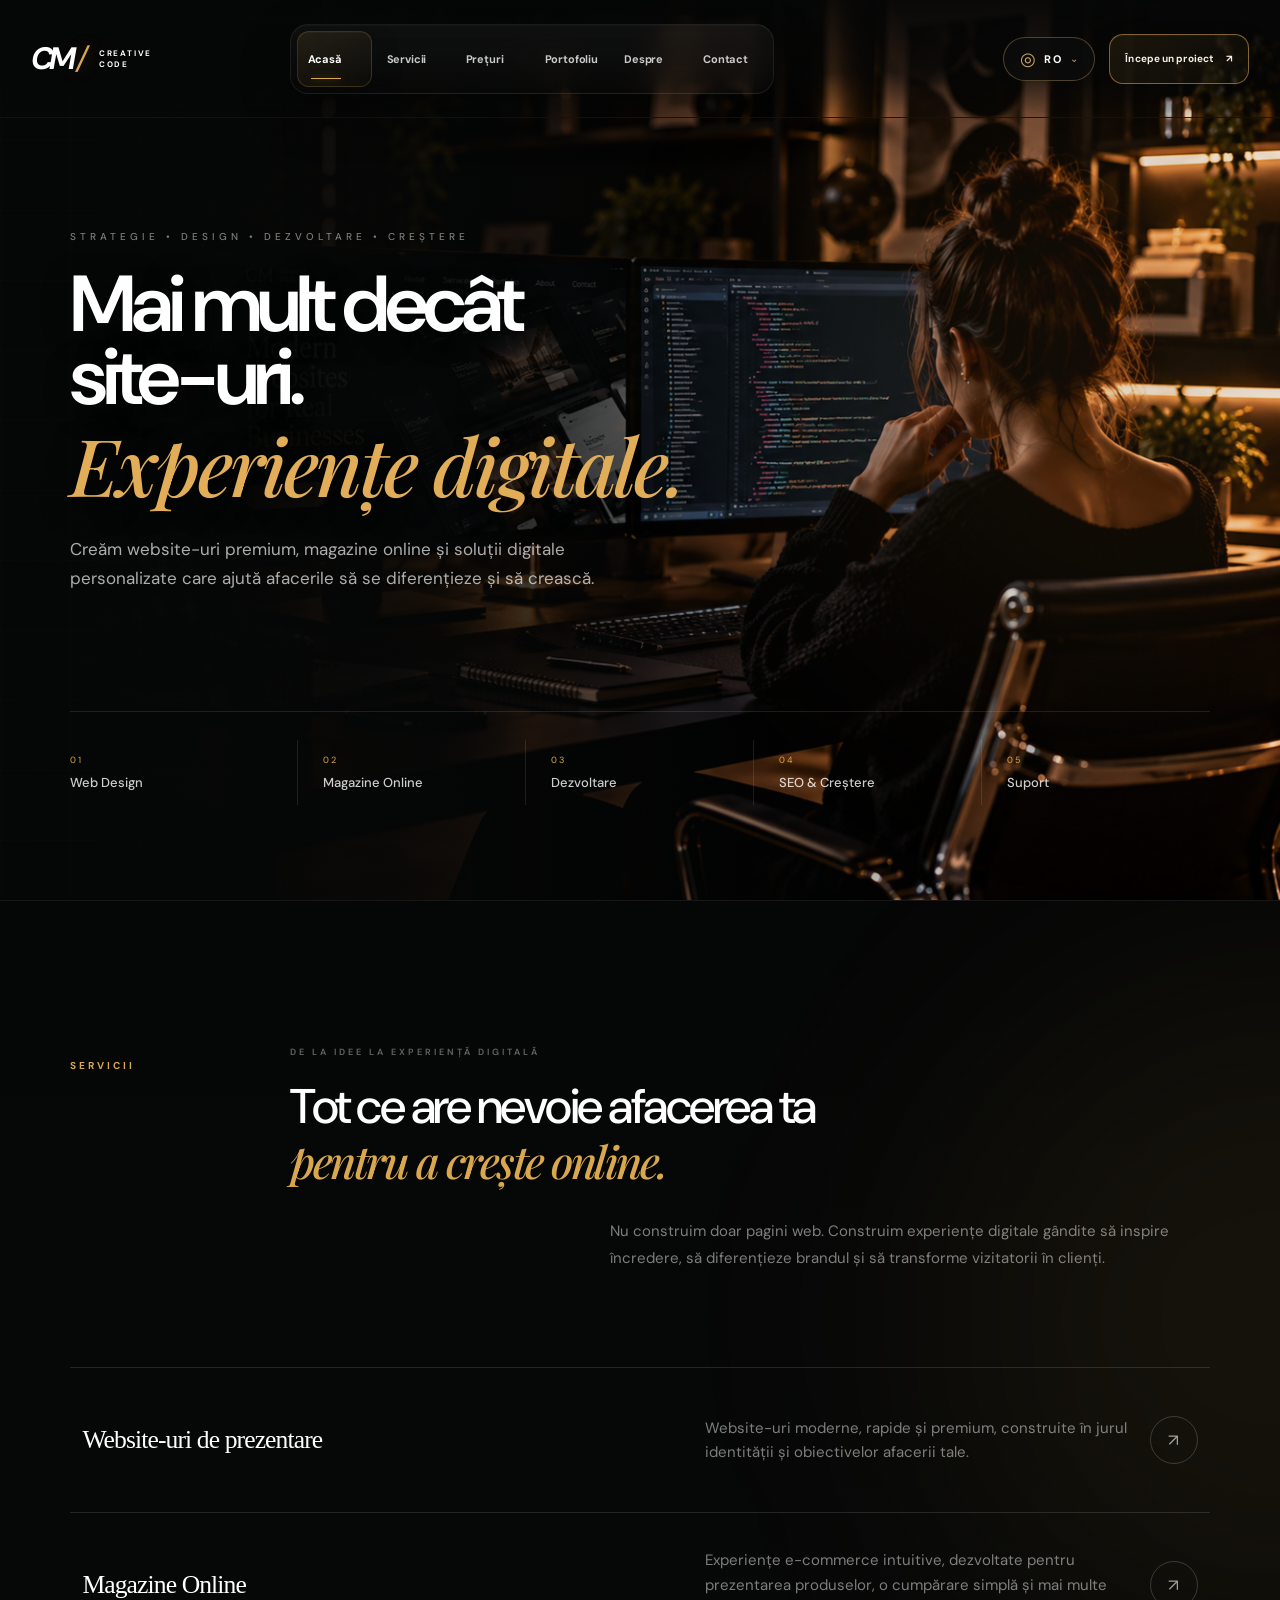
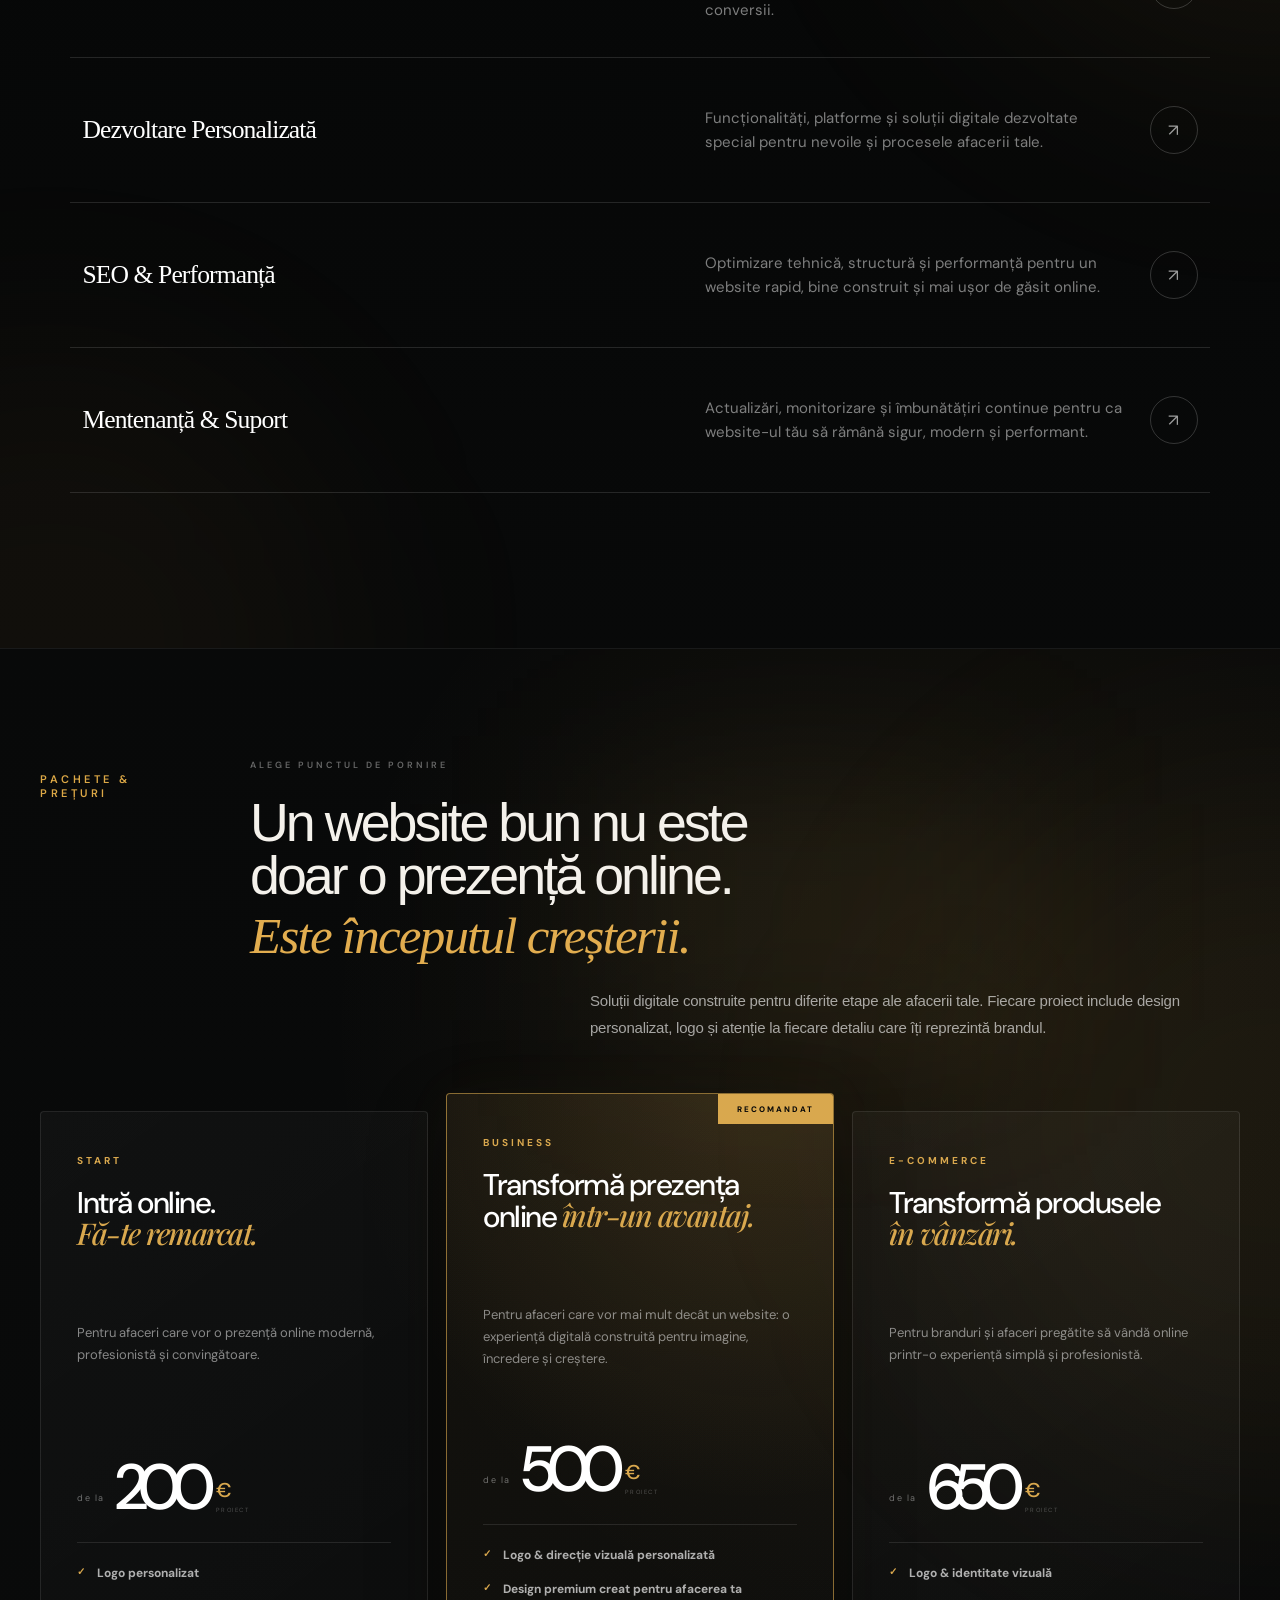
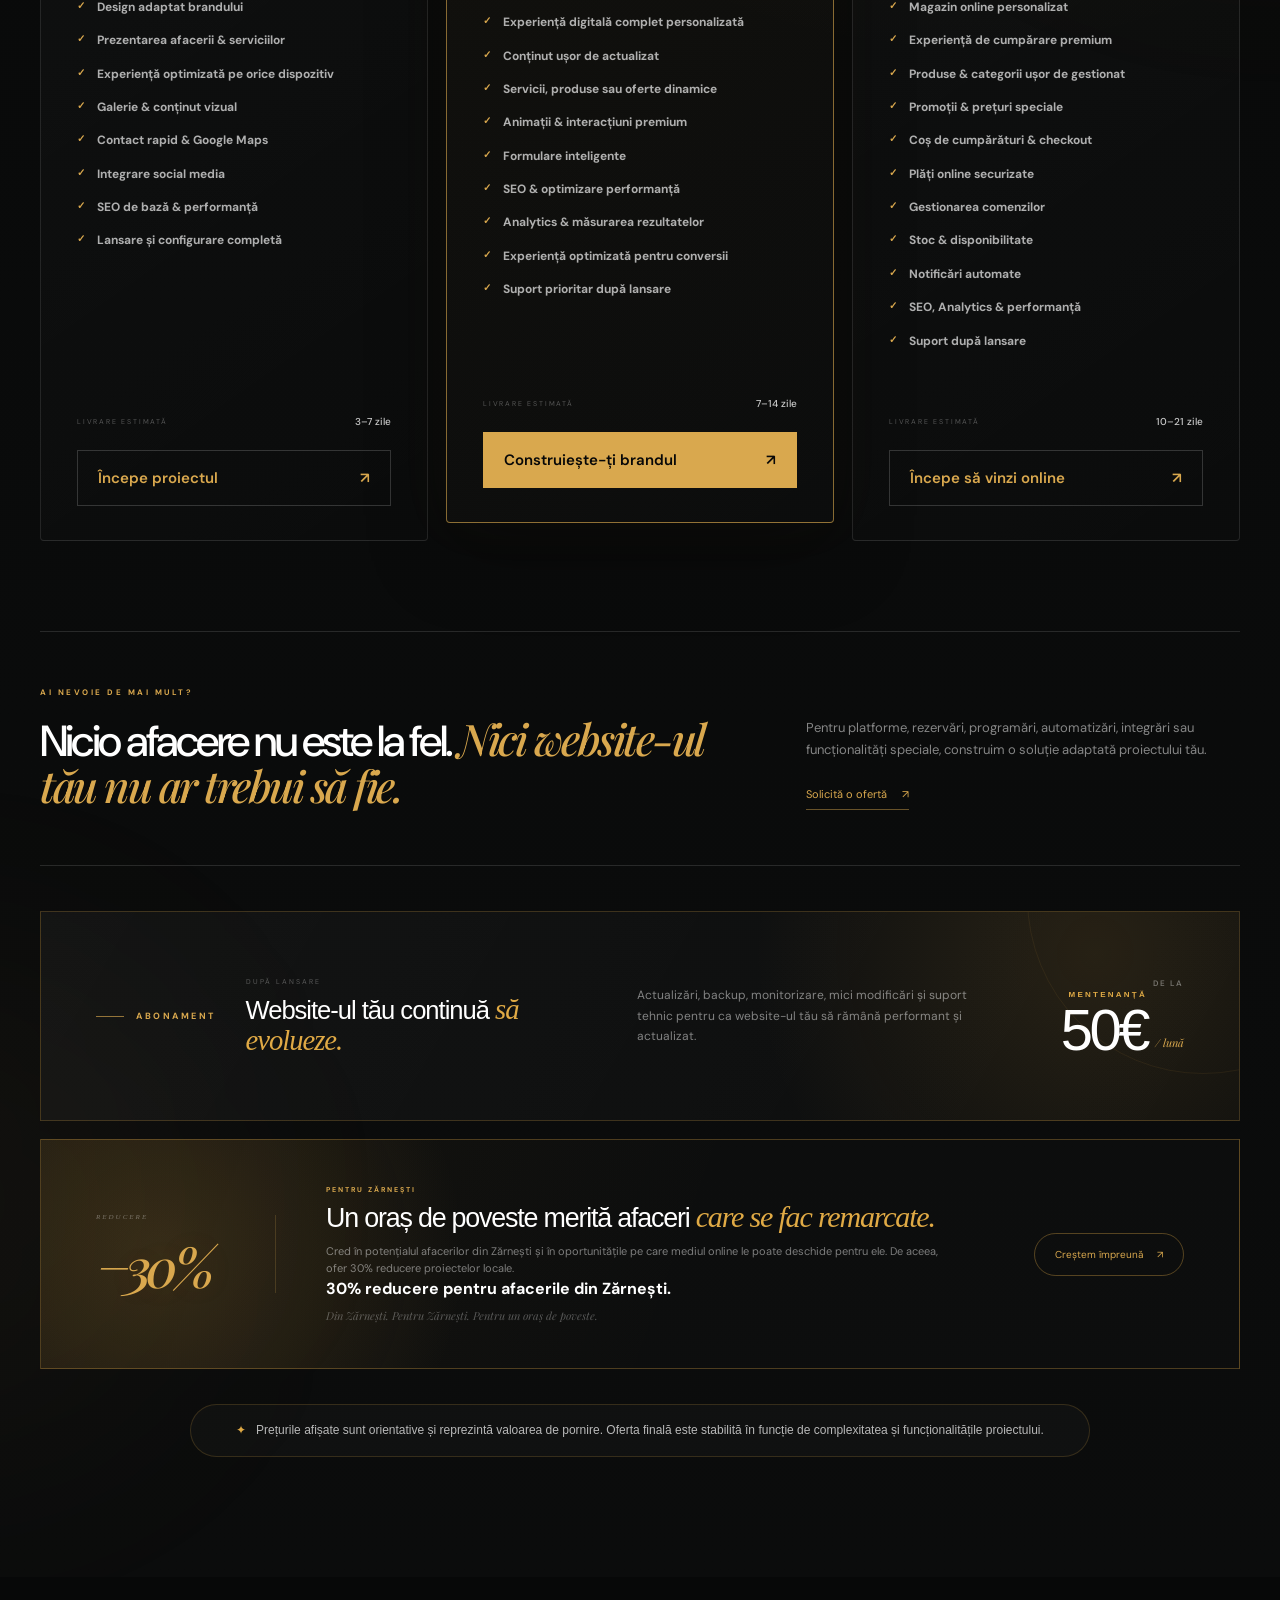
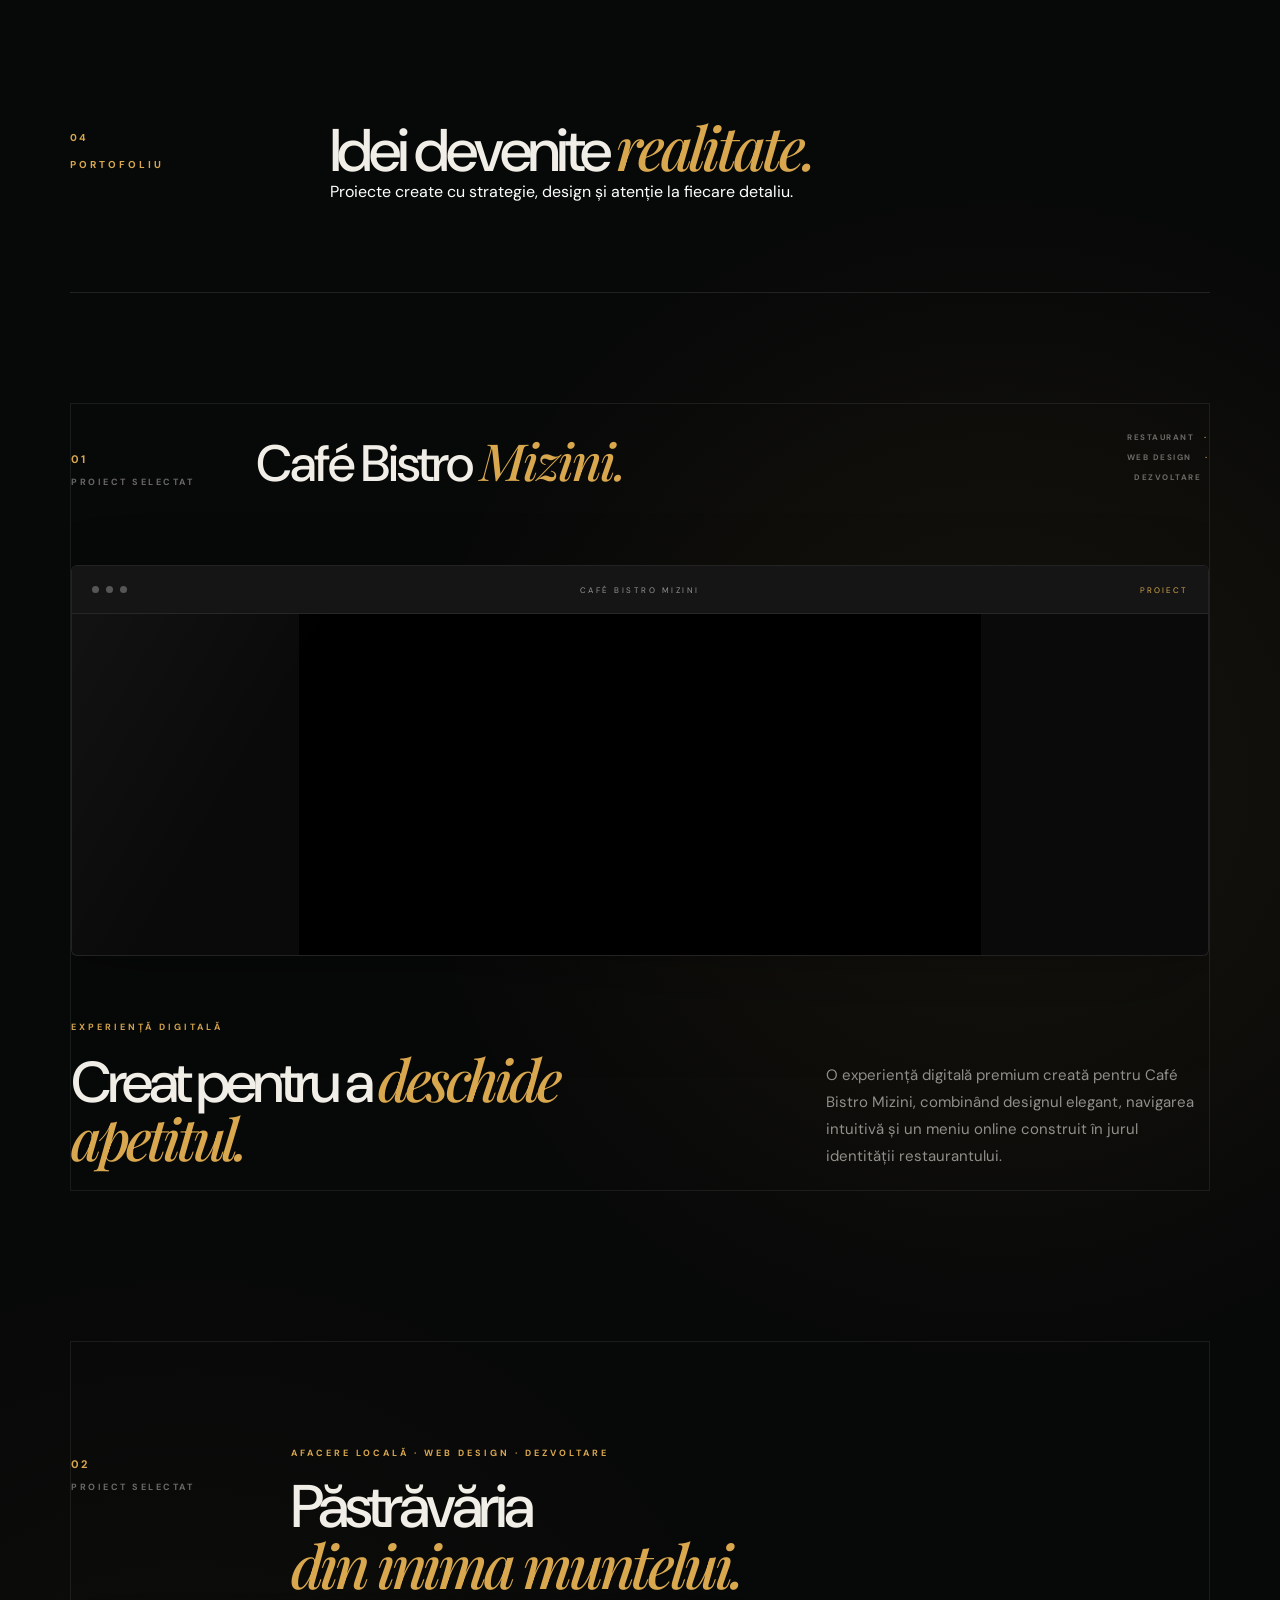
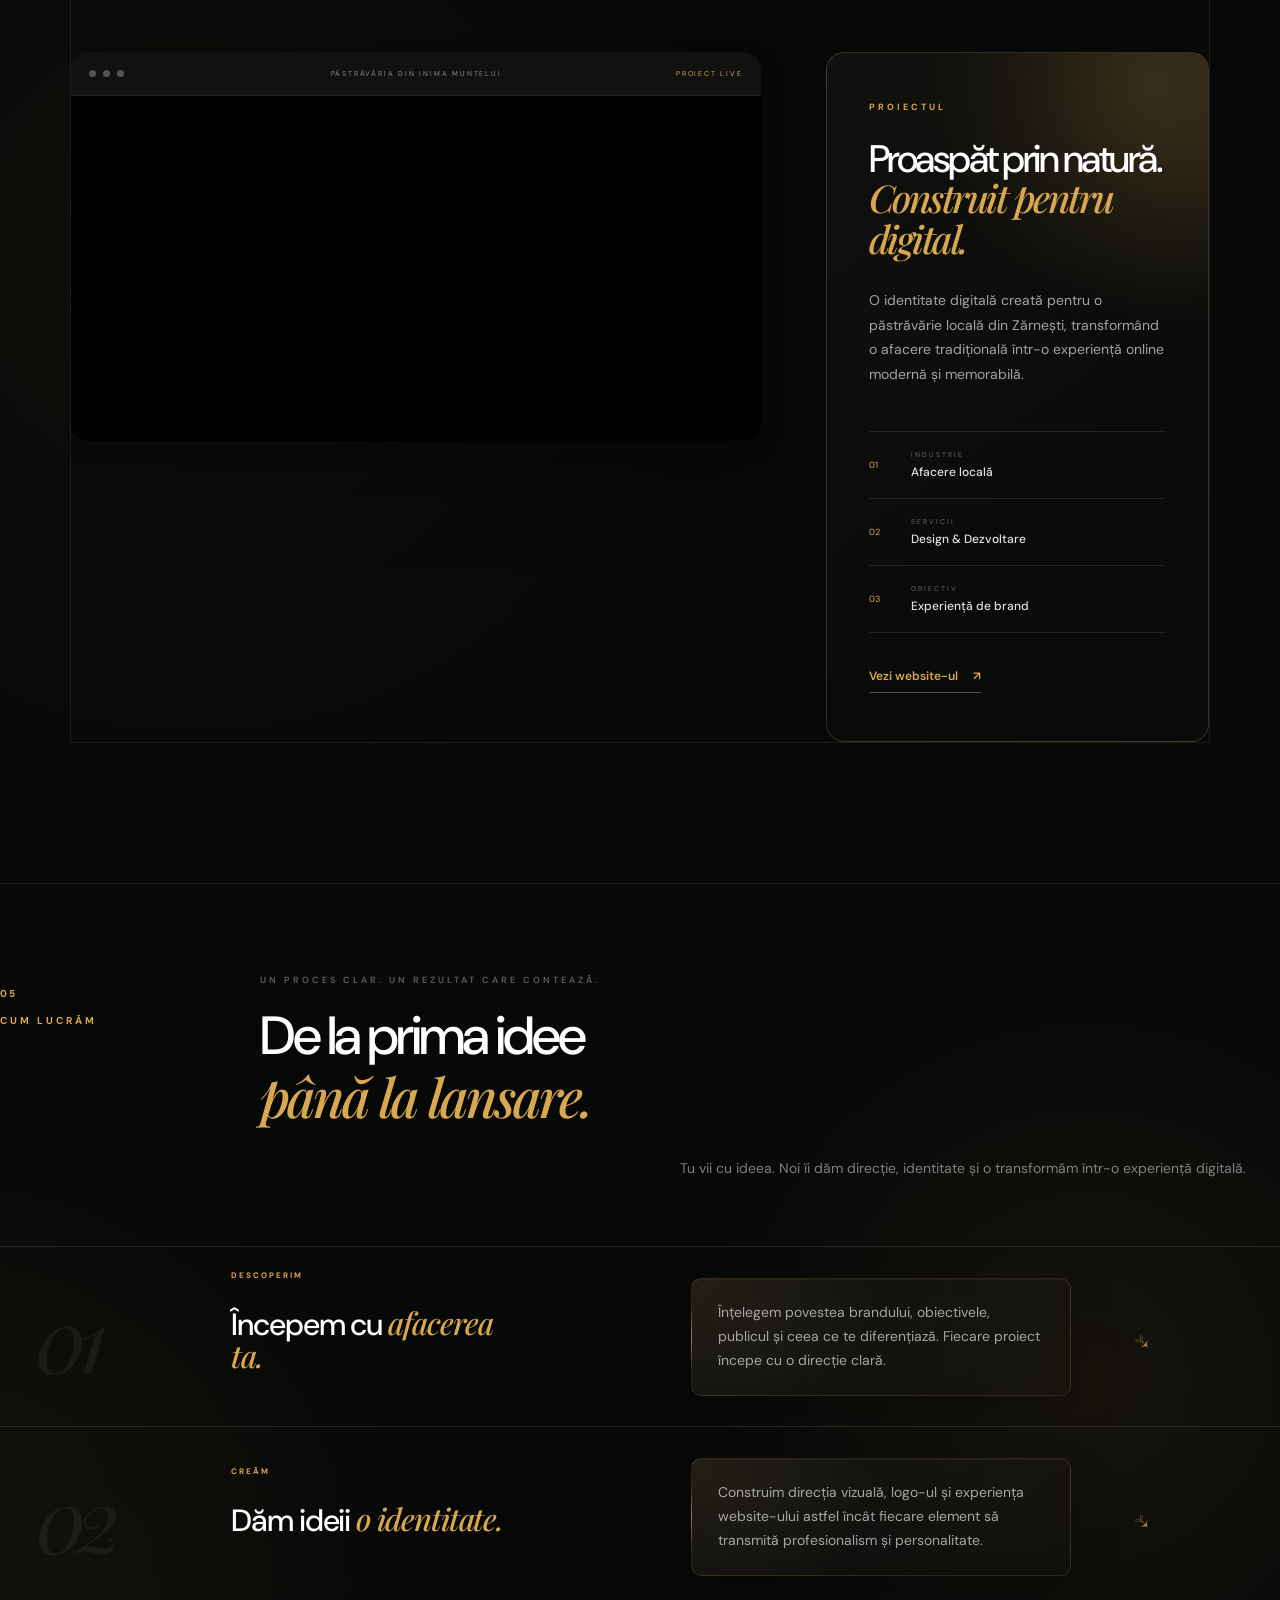
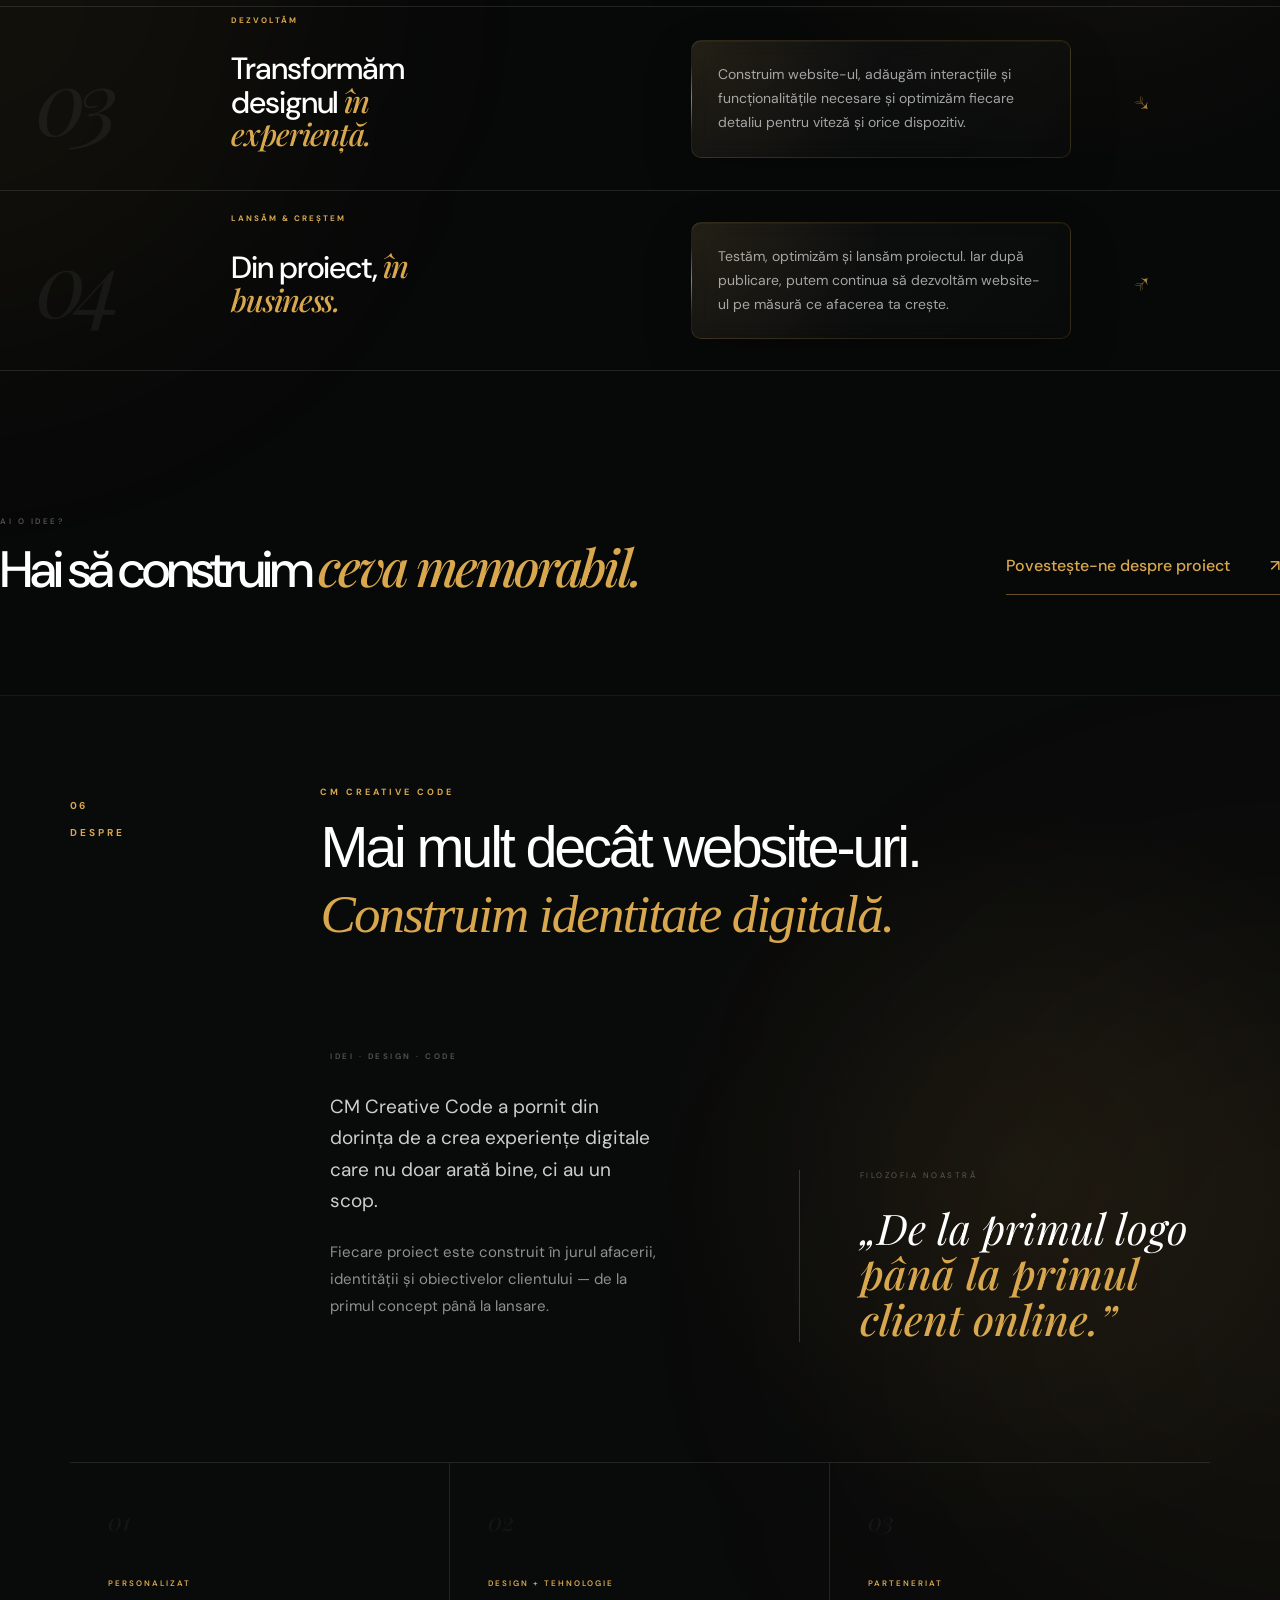
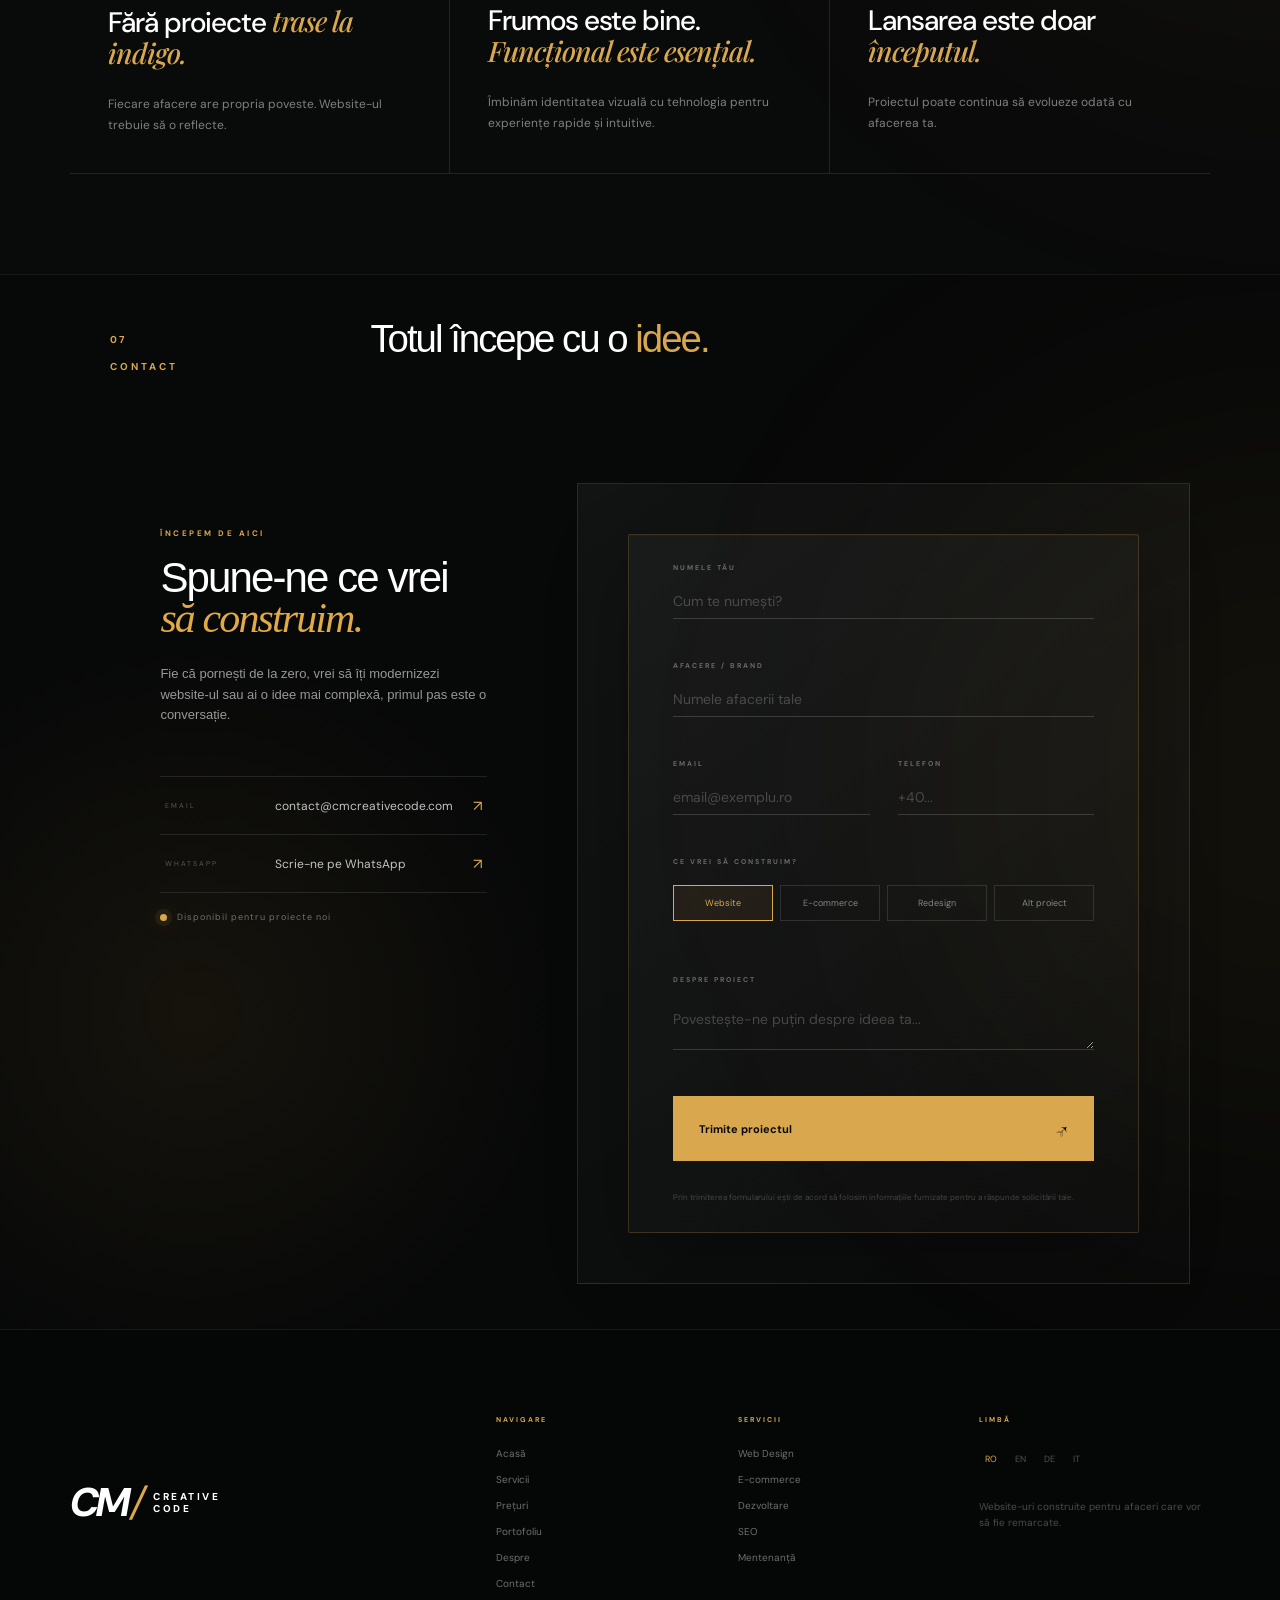
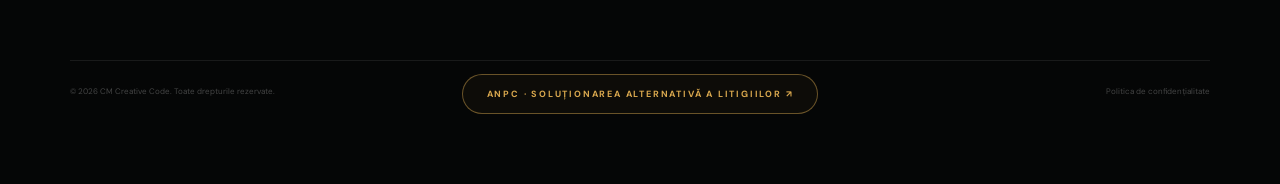
<file: index.html>
<!DOCTYPE html>
<html lang="ro">

<head>
    <meta charset="UTF-8">

    <meta name="viewport"
          content="width=device-width, initial-scale=1.0">

    <!-- SEO -->
    <title>CM Creative Code | Web Design & Dezvoltare Web</title>

    <meta name="description"
          content="CM Creative Code creează website-uri premium, magazine online și soluții digitale personalizate pentru afaceri care vor să crească.">

    <meta name="robots"
          content="index, follow">

    <meta name="author"
          content="CM Creative Code">

    <!-- OPEN GRAPH — WhatsApp / Facebook / LinkedIn -->
    <meta property="og:type"
          content="website">

    <meta property="og:title"
          content="CM Creative Code | Web Design & Dezvoltare Web">

    <meta property="og:description"
          content="Website-uri premium, magazine online și soluții digitale create pentru afaceri care vor să fie remarcate.">

    <meta property="og:url"
          content="https://cmada92.github.io/cm-creative-code/">

    <meta property="og:site_name"
          content="CM Creative Code">

    <meta property="og:locale"
          content="ro_RO">
<meta property="og:image"
      content="https://cmada92.github.io/cm-creative-code/images/cm-social-preview.png">

<meta property="og:image:alt"
      content="CM Creative Code — Web Design & Development">

    <!-- TWITTER / X -->
    <meta name="twitter:card"
          content="summary_large_image">

    <meta name="twitter:title"
          content="CM Creative Code | Web Design & Dezvoltare Web">

    <meta name="twitter:description"
          content="Website-uri premium, magazine online și soluții digitale pentru afaceri care vor să fie remarcate.">

<meta name="twitter:image"
      content="https://cmada92.github.io/cm-creative-code/images/cm-social-preview.png">

    <!-- CANONICAL -->
    <link rel="canonical"
          href="https://cmada92.github.io/cm-creative-code/">

          <!-- FAVICON -->
<link rel="icon"
      type="image/png"
      href="images/favicon.png">

    <!-- CSS -->
    <link rel="stylesheet"
          href="style.css?v=2">
</head>

<body>

    <!-- =====================================================
         HEADER — CM CREATIVE CODE
    ====================================================== -->

    <header class="header">

        <a href="#home" class="logo">

            <span class="logo-cm">CM</span>

            <span class="logo-text">
                CREATIVE
                <br>
                CODE
            </span>

        </a>


        <nav class="nav">

    <a href="#home" class="active" data-i18n="nav_home">Acasă</a>

    <a href="#services" data-i18n="nav_services">Servicii</a>

    <a href="#pricing" data-i18n="nav_pricing">Prețuri</a>

    <a href="#portfolio" data-i18n="nav_portfolio">Portofoliu</a>

    <a href="#about" data-i18n="nav_about">Despre</a>

    <a href="#contact" data-i18n="nav_contact">Contact</a>

</nav>


        <div class="header-right">

           
<div class="language-selector">

    <button
        type="button"
        class="language-current"
        aria-label="Selectează limba"
        aria-expanded="false">

        <span class="language-globe">◎</span>
        <span class="language-current-code">RO</span>
        <span class="language-chevron">⌄</span>

    </button>

    <div class="language-dropdown">

        <button type="button" class="language-option active" data-lang="ro">
            <span>RO</span>
            <strong>Română</strong>
        </button>

        <button type="button" class="language-option" data-lang="en">
            <span>EN</span>
            <strong>English</strong>
        </button>

        <button type="button" class="language-option" data-lang="de">
            <span>DE</span>
            <strong>Deutsch</strong>
        </button>

        <button type="button" class="language-option" data-lang="it">
            <span>IT</span>
            <strong>Italiano</strong>
        </button>

    </div>

</div>
 


            <a href="#contact" class="header-cta">

               <span class="header-cta-text" data-i18n="header_cta">
    Începe un proiect
</span>

                <span class="header-cta-arrow">
                    ↗
                </span>

            </a>

        </div>
<button class="mobile-menu-btn" type="button" aria-label="Deschide meniul">
    <span></span>
    <span></span>
</button>
    </header>
<!-- MOBILE MENU -->

<nav class="mobile-nav">

    <a href="#home">
        <span class="mobile-nav-text" data-i18n="nav_home">Acasă</span>
        <span class="mobile-nav-arrow">›</span>
    </a>

    <a href="#services">
        <span class="mobile-nav-text" data-i18n="nav_services">Servicii</span>
        <span class="mobile-nav-arrow">›</span>
    </a>

    <a href="#pricing">
        <span class="mobile-nav-text" data-i18n="nav_pricing">Prețuri</span>
        <span class="mobile-nav-arrow">›</span>
    </a>

    <a href="#portfolio">
        <span class="mobile-nav-text" data-i18n="nav_portfolio">Portofoliu</span>
        <span class="mobile-nav-arrow">›</span>
    </a>

    <a href="#about">
        <span class="mobile-nav-text" data-i18n="nav_about">Despre</span>
        <span class="mobile-nav-arrow">›</span>
    </a>

    <a href="#contact">
        <span class="mobile-nav-text" data-i18n="nav_contact">Contact</span>
        <span class="mobile-nav-arrow">›</span>
    </a>

</nav>
        <!-- =====================================================
             01 — ACASĂ
        ====================================================== -->

        <section class="hero" id="home">

            <div class="hero-glow"></div>

           <div class="hero-content">

    <p class="hero-eyebrow" data-i18n="hero_eyebrow">
        STRATEGIE • DESIGN • DEZVOLTARE • CREȘTERE
    </p>

    <h1 data-i18n="hero_title">
        Mai mult decât
        <br>
        site-uri.

        <span>
            Experiențe digitale.
        </span>
    </h1>

    <p class="hero-description" data-i18n="hero_description">
        Creăm website-uri premium, magazine online și soluții digitale
        personalizate care ajută afacerile să se diferențieze și să crească.
    </p>

    <div class="hero-actions">

        

        

    </div>

</div>


<div class="hero-bottom">

    <div class="hero-service">
        <span>01</span>
        <strong>Web Design</strong>
    </div>

    <div class="hero-service">
        <span>02</span>
        <strong data-i18n="hero_service_2">Magazine Online</strong>
    </div>

    <div class="hero-service">
        <span>03</span>
        <strong data-i18n="hero_service_3">Dezvoltare</strong>
    </div>

    <div class="hero-service">
        <span>04</span>
        <strong data-i18n="hero_service_4">SEO & Creștere</strong>
    </div>

    <div class="hero-service">
        <span>05</span>
        <strong data-i18n="hero_service_5">Suport</strong>
    </div>

</div>

</section>
        <!-- =====================================================
             02 — SERVICII
        ====================================================== -->

       <!-- =====================================================
     02 — SERVICII
====================================================== -->

<section class="services" id="services">

    <div class="services-glow"></div>

    <div class="services-container">

        <div class="services-intro">

            <div class="services-label">
                <span>02</span>
                <p data-i18n="services_label">SERVICII</p>
            </div>

            <div class="services-heading">

                <p class="services-eyebrow" data-i18n="services_eyebrow">
                    DE LA IDEE LA EXPERIENȚĂ DIGITALĂ
                </p>

                <h2 data-i18n="services_title">
                    Tot ce are nevoie afacerea ta
                    <em>pentru a crește online.</em>
                </h2>

                <p class="services-description" data-i18n="services_description">
                    Nu construim doar pagini web. Construim experiențe digitale
                    gândite să inspire încredere, să diferențieze brandul și să
                    transforme vizitatorii în clienți.
                </p>

            </div>

        </div>


        <div class="services-list">

            <!-- SERVICE 01 -->

            <a href="#contact" class="service-row">

                <span class="service-number">01</span>

                <div class="service-name">

                    <h3 data-i18n="service_1_title">
                        Website-uri de prezentare
                    </h3>

                    <p data-i18n="service_1_description">
                        Website-uri moderne, rapide și premium, construite în jurul
                        identității și obiectivelor afacerii tale.
                    </p>

                </div>

                <span class="service-arrow">↗</span>

            </a>


            <!-- SERVICE 02 -->

            <a href="#contact" class="service-row">

                <span class="service-number">02</span>

                <div class="service-name">

                    <h3 data-i18n="service_2_title">
                        Magazine Online
                    </h3>

                    <p data-i18n="service_2_description">
                        Experiențe e-commerce intuitive, dezvoltate pentru prezentarea
                        produselor, o cumpărare simplă și mai multe conversii.
                    </p>

                </div>

                <span class="service-arrow">↗</span>

            </a>


            <!-- SERVICE 03 -->

            <a href="#contact" class="service-row">

                <span class="service-number">03</span>

                <div class="service-name">

                    <h3 data-i18n="service_3_title">
                        Dezvoltare Personalizată
                    </h3>

                    <p data-i18n="service_3_description">
                        Funcționalități, platforme și soluții digitale dezvoltate
                        special pentru nevoile și procesele afacerii tale.
                    </p>

                </div>

                <span class="service-arrow">↗</span>

            </a>


            <!-- SERVICE 04 -->

            <a href="#contact" class="service-row">

                <span class="service-number">04</span>

                <div class="service-name">

                    <h3 data-i18n="service_4_title">
                        SEO & Performanță
                    </h3>

                    <p data-i18n="service_4_description">
                        Optimizare tehnică, structură și performanță pentru un website
                        rapid, bine construit și mai ușor de găsit online.
                    </p>

                </div>

                <span class="service-arrow">↗</span>

            </a>


            <!-- SERVICE 05 -->

            <a href="#contact" class="service-row">

                <span class="service-number">05</span>

                <div class="service-name">

                    <h3 data-i18n="service_5_title">
                        Mentenanță & Suport
                    </h3>

                    <p data-i18n="service_5_description">
                        Actualizări, monitorizare și îmbunătățiri continue pentru ca
                        website-ul tău să rămână sigur, modern și performant.
                    </p>

                </div>

                <span class="service-arrow">↗</span>

            </a>

        </div>

    </div>

</section>

<!-- =====================================================
     03 — PACHETE & PREȚURI
====================================================== -->

<section class="pricing" id="pricing">

    <div class="pricing-glow pricing-glow-one"></div>
    <div class="pricing-glow pricing-glow-two"></div>

    <div class="pricing-container">

        <div class="pricing-intro">

            <div class="pricing-label">
                <span>03</span>
                <p data-i18n="pricing_label">PACHETE & PREȚURI</p>
            </div>

            <div class="pricing-heading">

                <p class="pricing-eyebrow" data-i18n="pricing_eyebrow">
                    ALEGE PUNCTUL DE PORNIRE
                </p>

                <h2 data-i18n="pricing_title">
                    Un website bun nu este
                    <br>
                    doar o prezență online.
                    <em>Este începutul creșterii.</em>
                </h2>

                <p class="pricing-description" data-i18n="pricing_description">
                    Soluții digitale construite pentru diferite etape ale afacerii tale.
                    Fiecare proiect include design personalizat, logo și atenție la fiecare
                    detaliu care îți reprezintă brandul.
                </p>

            </div>

        </div>


        <!-- PRICING CARDS -->
        <div class="pricing-grid">


            <!-- START -->
            <article class="price-card">

                <div class="price-card-top">

                    <span class="price-index">01</span>

                    <p class="price-type">
                        START
                    </p>

                    <h3 data-i18n="start_title">
                        Intră online.
                        <br>
                        <em>Fă-te remarcat.</em>
                    </h3>

                    <p class="price-subtitle" data-i18n="start_subtitle">
                        Pentru afaceri care vor o prezență online modernă,
                        profesionistă și convingătoare.
                    </p>

                </div>


                <div class="price">

                    <span data-i18n="price_from">
                        de la
                    </span>

                    <strong>200</strong>

                    <div>
                        <b>€</b>
                        <small data-i18n="price_project">PROIECT</small>
                    </div>

                </div>


                <div class="price-line"></div>


                <ul class="price-features">

                    <li>
                        <span>✓</span>
                        <b data-i18n="start_feature_1">Logo personalizat</b>
                    </li>

                    <li>
                        <span>✓</span>
                        <b data-i18n="start_feature_2">Design adaptat brandului</b>
                    </li>

                    <li>
                        <span>✓</span>
                        <b data-i18n="start_feature_3">Prezentarea afacerii & serviciilor</b>
                    </li>

                    <li>
                        <span>✓</span>
                        <b data-i18n="start_feature_4">Experiență optimizată pe orice dispozitiv</b>
                    </li>

                    <li>
                        <span>✓</span>
                        <b data-i18n="start_feature_5">Galerie & conținut vizual</b>
                    </li>

                    <li>
                        <span>✓</span>
                        <b data-i18n="start_feature_6">Contact rapid & Google Maps</b>
                    </li>

                    <li>
                        <span>✓</span>
                        <b data-i18n="start_feature_7">Integrare social media</b>
                    </li>

                    <li>
                        <span>✓</span>
                        <b data-i18n="start_feature_8">SEO de bază & performanță</b>
                    </li>

                    <li>
                        <span>✓</span>
                        <b data-i18n="start_feature_9">Lansare și configurare completă</b>
                    </li>

                </ul>


                <div class="price-delivery">

                    <span data-i18n="delivery_label">
                        LIVRARE ESTIMATĂ
                    </span>

                    <strong data-i18n="start_delivery">
                        3–7 zile
                    </strong>

                </div>


                <a href="#contact" class="price-button">

                    <span data-i18n="start_button">
                        Începe proiectul
                    </span>

                    <span>↗</span>

                </a>

            </article>


            <!-- BUSINESS -->
            <article class="price-card price-card-featured">

                <div class="recommended" data-i18n="recommended">
                    RECOMANDAT
                </div>


                <div class="price-card-top">

                    <span class="price-index">02</span>

                    <p class="price-type">
                        BUSINESS
                    </p>

                    <h3 data-i18n="business_title">
                        Transformă prezența online
                        <em>într-un avantaj.</em>
                    </h3>

                    <p class="price-subtitle" data-i18n="business_subtitle">
                        Pentru afaceri care vor mai mult decât un website:
                        o experiență digitală construită pentru imagine,
                        încredere și creștere.
                    </p>

                </div>


                <div class="price">

                    <span data-i18n="price_from">
                        de la
                    </span>

                    <strong>500</strong>

                    <div>
                        <b>€</b>
                        <small data-i18n="price_project">PROIECT</small>
                    </div>

                </div>


                <div class="price-line"></div>


                <ul class="price-features">

                    <li>
                        <span>✓</span>
                        <b data-i18n="business_feature_1">Logo & direcție vizuală personalizată</b>
                    </li>

                    <li>
                        <span>✓</span>
                        <b data-i18n="business_feature_2">Design premium creat pentru afacerea ta</b>
                    </li>

                    <li>
                        <span>✓</span>
                        <b data-i18n="business_feature_3">Experiență digitală complet personalizată</b>
                    </li>

                    <li>
                        <span>✓</span>
                        <b data-i18n="business_feature_4">Conținut ușor de actualizat</b>
                    </li>

                    <li>
                        <span>✓</span>
                        <b data-i18n="business_feature_5">Servicii, produse sau oferte dinamice</b>
                    </li>

                    <li>
                        <span>✓</span>
                        <b data-i18n="business_feature_6">Animații & interacțiuni premium</b>
                    </li>

                    <li>
                        <span>✓</span>
                        <b data-i18n="business_feature_7">Formulare inteligente</b>
                    </li>

                    <li>
                        <span>✓</span>
                        <b data-i18n="business_feature_8">SEO & optimizare performanță</b>
                    </li>

                    <li>
                        <span>✓</span>
                        <b data-i18n="business_feature_9">Analytics & măsurarea rezultatelor</b>
                    </li>

                    <li>
                        <span>✓</span>
                        <b data-i18n="business_feature_10">Experiență optimizată pentru conversii</b>
                    </li>

                    <li>
                        <span>✓</span>
                        <b data-i18n="business_feature_11">Suport prioritar după lansare</b>
                    </li>

                </ul>


                <div class="price-delivery">

                    <span data-i18n="delivery_label">
                        LIVRARE ESTIMATĂ
                    </span>

                    <strong data-i18n="business_delivery">
                        7–14 zile
                    </strong>

                </div>


                <a href="#contact" class="price-button featured-button">

                    <span data-i18n="business_button">
                        Construiește-ți brandul
                    </span>

                    <span>↗</span>

                </a>

            </article>


            <!-- E-COMMERCE -->
            <article class="price-card">

                <div class="price-card-top">

                    <span class="price-index">03</span>

                    <p class="price-type">
                        E-COMMERCE
                    </p>

                    <h3 data-i18n="ecommerce_title">
                        Transformă produsele
                        <br>
                        <em>în vânzări.</em>
                    </h3>

                    <p class="price-subtitle" data-i18n="ecommerce_subtitle">
                        Pentru branduri și afaceri pregătite să vândă
                        online printr-o experiență simplă și profesionistă.
                    </p>

                </div>


                <div class="price">

                    <span data-i18n="price_from">
                        de la
                    </span>

                    <strong>650</strong>

                    <div>
                        <b>€</b>
                        <small data-i18n="price_project">PROIECT</small>
                    </div>

                </div>


                <div class="price-line"></div>


                <ul class="price-features">

                    <li>
                        <span>✓</span>
                        <b data-i18n="ecommerce_feature_1">Logo & identitate vizuală</b>
                    </li>

                    <li>
                        <span>✓</span>
                        <b data-i18n="ecommerce_feature_2">Magazin online personalizat</b>
                    </li>

                    <li>
                        <span>✓</span>
                        <b data-i18n="ecommerce_feature_3">Experiență de cumpărare premium</b>
                    </li>

                    <li>
                        <span>✓</span>
                        <b data-i18n="ecommerce_feature_4">Produse & categorii ușor de gestionat</b>
                    </li>

                    <li>
                        <span>✓</span>
                        <b data-i18n="ecommerce_feature_5">Promoții & prețuri speciale</b>
                    </li>

                    <li>
                        <span>✓</span>
                        <b data-i18n="ecommerce_feature_6">Coș de cumpărături & checkout</b>
                    </li>

                    <li>
                        <span>✓</span>
                        <b data-i18n="ecommerce_feature_7">Plăți online securizate</b>
                    </li>

                    <li>
                        <span>✓</span>
                        <b data-i18n="ecommerce_feature_8">Gestionarea comenzilor</b>
                    </li>

                    <li>
                        <span>✓</span>
                        <b data-i18n="ecommerce_feature_9">Stoc & disponibilitate</b>
                    </li>

                    <li>
                        <span>✓</span>
                        <b data-i18n="ecommerce_feature_10">Notificări automate</b>
                    </li>

                    <li>
                        <span>✓</span>
                        <b data-i18n="ecommerce_feature_11">SEO, Analytics & performanță</b>
                    </li>

                    <li>
                        <span>✓</span>
                        <b data-i18n="ecommerce_feature_12">Suport după lansare</b>
                    </li>

                </ul>


                <div class="price-delivery">

                    <span data-i18n="delivery_label">
                        LIVRARE ESTIMATĂ
                    </span>

                    <strong data-i18n="ecommerce_delivery">
                        10–21 zile
                    </strong>

                </div>


                <a href="#contact" class="price-button">

                    <span data-i18n="ecommerce_button">
                        Începe să vinzi online
                    </span>

                    <span>↗</span>

                </a>

            </article>

        </div>


        <!-- CUSTOM PROJECT -->
        <div class="custom-project">

            <div>

                <span class="custom-small" data-i18n="custom_small">
                    AI NEVOIE DE MAI MULT?
                </span>

                <h3 data-i18n="custom_title">
                    Nicio afacere nu este la fel.
                    <em>Nici website-ul tău nu ar trebui să fie.</em>
                </h3>

            </div>


            <div class="custom-project-right">

                <p data-i18n="custom_description">
                    Pentru platforme, rezervări, programări, automatizări,
                    integrări sau funcționalități speciale, construim o
                    soluție adaptată proiectului tău.
                </p>

                <a href="#contact">

                    <span data-i18n="custom_button">
                        Solicită o ofertă
                    </span>

                    <span>↗</span>

                </a>

            </div>

        </div>


        <!-- CM CARE -->
        <div class="care-card">

            <div class="care-left">

              <span class="care-tag" data-i18n="care_subscription">
    ABONAMENT
</span>

                <div>

                    <p data-i18n="care_after">
                        DUPĂ LANSARE
                    </p>

                    <h3 data-i18n="care_title">
                        Website-ul tău continuă
                        <em>să evolueze.</em>
                    </h3>

                </div>

            </div>


            <div class="care-middle">

                <p data-i18n="care_description">
                    Actualizări, backup, monitorizare, mici modificări
                    și suport tehnic pentru ca website-ul tău să rămână
                    performant și actualizat.
                </p>

            </div>


            <div class="care-price">

                <div class="care-price-top">

                    <span class="care-maintenance"></span>

                    <span class="care-from" data-i18n="price_from_upper">
                        DE LA
                    </span>

                </div>


                <div class="care-price-row">

                    <strong>50€</strong>

                    <span data-i18n="care_month">
                        / lună
                    </span>

                </div>

            </div>

        </div>


        <!-- ZĂRNEȘTI -->
        <div class="local-offer">

            <div class="local-discount">

                <span data-i18n="local_discount">
                    REDUCERE
                </span>

                <strong>−30%</strong>

            </div>


            <div class="local-copy">

                <span class="local-label" data-i18n="local_label">
                    PENTRU ZĂRNEȘTI
                </span>

                <h3 data-i18n="local_title">
                    Un oraș de poveste merită afaceri
                    <em>care se fac remarcate.</em>
                </h3>

                <p data-i18n="local_description">
                    Cred în potențialul afacerilor din Zărnești și în oportunitățile
                    pe care mediul online le poate deschide pentru ele. De aceea,
                    ofer 30% reducere proiectelor locale.
                </p>

                <strong class="local-offer-highlight" data-i18n="local_highlight">
                    30% reducere pentru afacerile din Zărnești.
                </strong>

                <small data-i18n="local_small">
                    Din Zărnești. Pentru Zărnești. Pentru un oraș de poveste.
                </small>

            </div>


            <a href="#contact" class="local-link">

                <span data-i18n="local_button">
                    Creștem împreună
                </span>

                <span>↗</span>

            </a>

        </div>


        <p class="pricing-note" data-i18n="pricing_note">
            Prețurile afișate sunt orientative și reprezintă valoarea de pornire.
            Oferta finală este stabilită în funcție de complexitatea și
            funcționalitățile proiectului.
        </p>

    </div>

</section>
        <!-- =====================================================
             04 — PORTOFOLIU
        ====================================================== -->
<!-- =====================================================
     04 — PORTOFOLIU
====================================================== -->

<section class="selected-work" id="portfolio">

    <div class="work-intro">

        <div class="work-label">
            <span>04</span>
            <p data-i18n="portfolio_label">PORTOFOLIU</p>
        </div>

        <div class="work-heading">

           <h2 data-i18n="portfolio_title">
    Idei devenite <em>realitate.</em>
</h2>

            <p class="portfolio-description" data-i18n="portfolio_description">
                Proiecte create cu strategie, design și atenție la fiecare detaliu.
            </p>

        </div>

    </div>


    <div class="work-line"></div>


    <!-- PROJECT 01 — MIZINI -->

    <article class="portfolio-project project-mizini">

        <div class="project-top">

            <div class="project-number">
                <span>01</span>
                <p data-i18n="portfolio_selected_project">
                    PROIECT SELECTAT
                </p>
            </div>

            <div class="project-title">

                <h3>
                    Café Bistro
                    <em>Mizini.</em>
                </h3>

            </div>

            <div class="project-meta">
                <span data-i18n="portfolio_restaurant">
                    RESTAURANT
                </span>

                <span>
                    WEB DESIGN
                </span>

                <span data-i18n="portfolio_development">
                    DEZVOLTARE
                </span>
            </div>

        </div>


        <div class="project-video-wrap">

            <div class="browser-bar">

                <div class="browser-dots">
                    <span></span>
                    <span></span>
                    <span></span>
                </div>

                <div class="browser-address">
                    CAFÉ BISTRO MIZINI
                </div>

                <div class="browser-status" data-i18n="portfolio_project">
                    PROIECT
                </div>

            </div>


            <video
                class="project-video"
                autoplay
                muted
                loop
                playsinline
                preload="metadata">

                <source
                    src="videos/mizini-video-p1.mp4"
                    type="video/mp4">

                Browserul tău nu suportă redarea video.

            </video>

            <div class="video-shine"></div>

        </div>


        <div class="project-bottom">

            <div class="project-statement">

                <p data-i18n="mizini_label">
                    EXPERIENȚĂ DIGITALĂ
                </p>

                <h4 data-i18n="mizini_title">
                    Creat pentru a
                    <em>deschide apetitul.</em>
                </h4>

            </div>


            <div class="project-description">

                <p data-i18n="mizini_description">
                    O experiență digitală premium creată pentru Café Bistro Mizini,
                    combinând designul elegant, navigarea intuitivă și un meniu
                    online construit în jurul identității restaurantului.
                </p>

            </div>

        </div>

    </article>


    <!-- PROJECT 02 — PĂSTRĂVĂRIA -->

    <article class="portfolio-project project-trout">

        <div class="trout-header">

            <div class="trout-number">
                <span>02</span>

                <p data-i18n="portfolio_selected_project">
                    PROIECT SELECTAT
                </p>
            </div>


            <div class="trout-title">

                <p
                    class="trout-category"
                    data-i18n="trout_category">
                    AFACERE LOCALĂ · WEB DESIGN · DEZVOLTARE
                </p>

                <h3 data-i18n="trout_title">
                    Păstrăvăria
                    <br>
                    <em>din inima muntelui.</em>
                </h3>

            </div>

        </div>


        <div class="trout-showcase">

            <div class="trout-video-wrap">

                <div class="trout-browser-bar">

                    <div class="trout-browser-dots">
                        <span></span>
                        <span></span>
                        <span></span>
                    </div>

                    <div class="trout-browser-name">
                        PĂSTRĂVĂRIA DIN INIMA MUNTELUI
                    </div>

                    <div
                        class="trout-live"
                        data-i18n="portfolio_live_project">
                        PROIECT LIVE
                    </div>

                </div>


                <video
                    class="trout-video"
                    autoplay
                    muted
                    loop
                    playsinline
                    preload="metadata">

                    <source
                        src="videos/pastravarie-video-p1.mp4"
                        type="video/mp4">

                    Browserul tău nu suportă redarea video.

                </video>

            </div>


            <div class="trout-info">

                <div class="trout-info-top">

                    <span
                        class="trout-small-label"
                        data-i18n="trout_project_label">
                        PROIECTUL
                    </span>

                    <h4 data-i18n="trout_project_title">
                        Proaspăt prin natură.
                        <br>
                        <em>Construit pentru digital.</em>
                    </h4>

                    <p data-i18n="trout_description">
                        O identitate digitală creată pentru o păstrăvărie locală
                        din Zărnești, transformând o afacere tradițională într-o
                        experiență online modernă și memorabilă.
                    </p>

                </div>


                <div class="trout-details">

                    <div class="trout-detail">

                        <span>01</span>

                        <div>
                            <small data-i18n="trout_industry_label">
                                INDUSTRIE
                            </small>

                            <strong data-i18n="trout_industry">
                                Afacere locală
                            </strong>
                        </div>

                    </div>


                    <div class="trout-detail">

                        <span>02</span>

                        <div>
                            <small data-i18n="trout_services_label">
                                SERVICII
                            </small>

                            <strong data-i18n="trout_services">
                                Design & Dezvoltare
                            </strong>
                        </div>

                    </div>


                    <div class="trout-detail">

                        <span>03</span>

                        <div>
                            <small data-i18n="trout_goal_label">
                                OBIECTIV
                            </small>

                            <strong data-i18n="trout_goal">
                                Experiență de brand
                            </strong>
                        </div>

                    </div>

                </div>


                <a
                    href="https://cmada92.github.io/Pastravaria-din-inima-muntelui/"
                    class="trout-project-link"
                    target="_blank"
                    rel="noopener noreferrer">

                    <span data-i18n="trout_view_website">
                        Vezi website-ul
                    </span>

                    <span>↗</span>

                </a>

            </div>

        </div>

    </article>

</section>
       
                <!-- =====================================================
             05 — CUM LUCRĂM
        ====================================================== -->

        <section class="process" id="process">

    <div class="process-glow"></div>

    <div class="process-container">


        <!-- INTRO -->

        <div class="process-intro">

            <div class="process-label">
                <span>05</span>
                <p data-i18n="process_label">CUM LUCRĂM</p>
            </div>


            <div class="process-heading">

                <p class="process-eyebrow" data-i18n="process_eyebrow">
                    UN PROCES CLAR. UN REZULTAT CARE CONTEAZĂ.
                </p>

                <h2 data-i18n="process_title">
                    De la prima idee
                    <em>până la lansare.</em>
                </h2>

                <p class="process-description" data-i18n="process_description">
                    Tu vii cu ideea. Noi îi dăm direcție, identitate
                    și o transformăm într-o experiență digitală.
                </p>

            </div>

        </div>


        <!-- STEPS -->

        <div class="process-steps">


            <!-- 01 -->

            <article class="process-step">

                <div class="process-number">
                    01
                </div>

                <div class="process-step-content">

                    <span class="process-mini" data-i18n="process_1_mini">
                        DESCOPERIM
                    </span>

                    <h3 data-i18n="process_1_title">
                        Începem cu
                        <em>afacerea ta.</em>
                    </h3>

                    <p data-i18n="process_1_description">
                        Înțelegem povestea brandului, obiectivele,
                        publicul și ceea ce te diferențiază.
                        Fiecare proiect începe cu o direcție clară.
                    </p>

                </div>

                <div class="process-arrow">
                    ↘
                </div>

            </article>


            <!-- 02 -->

            <article class="process-step">

                <div class="process-number">
                    02
                </div>

                <div class="process-step-content">

                    <span class="process-mini" data-i18n="process_2_mini">
                        CREĂM
                    </span>

                    <h3 data-i18n="process_2_title">
                        Dăm ideii
                        <em>o identitate.</em>
                    </h3>

                    <p data-i18n="process_2_description">
                        Construim direcția vizuală, logo-ul și experiența
                        website-ului astfel încât fiecare element să transmită
                        profesionalism și personalitate.
                    </p>

                </div>

                <div class="process-arrow">
                    ↘
                </div>

            </article>


            <!-- 03 -->

            <article class="process-step">

                <div class="process-number">
                    03
                </div>

                <div class="process-step-content">

                    <span class="process-mini" data-i18n="process_3_mini">
                        DEZVOLTĂM
                    </span>

                    <h3 data-i18n="process_3_title">
                        Transformăm designul
                        <em>în experiență.</em>
                    </h3>

                    <p data-i18n="process_3_description">
                        Construim website-ul, adăugăm interacțiile și
                        funcționalitățile necesare și optimizăm fiecare
                        detaliu pentru viteză și orice dispozitiv.
                    </p>

                </div>

                <div class="process-arrow">
                    ↘
                </div>

            </article>


            <!-- 04 -->

            <article class="process-step">

                <div class="process-number">
                    04
                </div>

                <div class="process-step-content">

                    <span class="process-mini" data-i18n="process_4_mini">
                        LANSĂM & CREȘTEM
                    </span>

                    <h3 data-i18n="process_4_title">
                        Din proiect,
                        <em>în business.</em>
                    </h3>

                    <p data-i18n="process_4_description">
                        Testăm, optimizăm și lansăm proiectul.
                        Iar după publicare, putem continua să dezvoltăm
                        website-ul pe măsură ce afacerea ta crește.
                    </p>

                </div>

                <div class="process-arrow process-arrow-last">
                    ↗
                </div>

            </article>

        </div>


        <!-- BOTTOM CTA -->

        <div class="process-bottom">

            <div>

                <span data-i18n="process_cta_small">
                    AI O IDEE?
                </span>

                <h3 data-i18n="process_cta_title">
                    Hai să construim
                    <em>ceva memorabil.</em>
                </h3>

            </div>


            <a href="#contact" class="process-cta">
                <span data-i18n="process_cta_button">
                    Povestește-ne despre proiect
                </span>
                <span>↗</span>
            </a>

        </div>

    </div>

</section>


        <!-- =====================================================
             06 — DESPRE CM CREATIVE CODE
        ====================================================== -->

        <section class="about" id="about">

    <div class="about-glow"></div>

    <div class="about-container">


        <!-- TOP -->

        <div class="about-top">

            <div class="about-label">
                <span>06</span>
                <p data-i18n="about_label">DESPRE</p>
            </div>


            <div class="about-heading">

                <p class="about-eyebrow">
                    CM CREATIVE CODE
                </p>

                <h2 data-i18n="about_title">
                    Mai mult decât website-uri.
                    <em>Construim identitate digitală.</em>
                </h2>

            </div>

        </div>


        <!-- CONTENT -->

        <div class="about-content">


            <div class="about-statement">

                <span class="about-small" data-i18n="about_small">
                    IDEI · DESIGN · CODE
                </span>

                <p data-i18n="about_p1">
                    CM Creative Code a pornit din dorința de a crea
                    experiențe digitale care nu doar arată bine,
                    ci au un scop.
                </p>

                <p data-i18n="about_p2">
                    Fiecare proiect este construit în jurul afacerii,
                    identității și obiectivelor clientului — de la
                    primul concept până la lansare.
                </p>

            </div>


            <div class="about-philosophy">

                <span data-i18n="about_philosophy">
                    FILOZOFIA NOASTRĂ
                </span>

                <blockquote data-i18n="about_quote">
                    „De la primul logo
                    <em>până la primul client online.”</em>
                </blockquote>

            </div>

        </div>


        <!-- VALUES -->

        <div class="about-values">


            <!-- VALUE 01 -->

            <article class="about-value">

                <span class="about-value-number">
                    01
                </span>

                <div>

                    <p data-i18n="about_value_1_label">
                        PERSONALIZAT
                    </p>

                    <h3 data-i18n="about_value_1_title">
                        Fără proiecte
                        <em>trase la indigo.</em>
                    </h3>

                    <span class="about-value-text" data-i18n="about_value_1_text">
                        Fiecare afacere are propria poveste.
                        Website-ul trebuie să o reflecte.
                    </span>

                </div>

            </article>


            <!-- VALUE 02 -->

            <article class="about-value">

                <span class="about-value-number">
                    02
                </span>

                <div>

                    <p data-i18n="about_value_2_label">
                        DESIGN + TEHNOLOGIE
                    </p>

                    <h3 data-i18n="about_value_2_title">
                        Frumos este bine.
                        <em>Funcțional este esențial.</em>
                    </h3>

                    <span class="about-value-text" data-i18n="about_value_2_text">
                        Îmbinăm identitatea vizuală cu tehnologia
                        pentru experiențe rapide și intuitive.
                    </span>

                </div>

            </article>


            <!-- VALUE 03 -->

            <article class="about-value">

                <span class="about-value-number">
                    03
                </span>

                <div>

                    <p data-i18n="about_value_3_label">
                        PARTENERIAT
                    </p>

                    <h3 data-i18n="about_value_3_title">
                        Lansarea este doar
                        <em>începutul.</em>
                    </h3>

                    <span class="about-value-text" data-i18n="about_value_3_text">
                        Proiectul poate continua să evolueze
                        odată cu afacerea ta.
                    </span>

                </div>

            </article>

        </div>

    </div>

</section>


        <!-- =====================================================
             07 — CONTACT
        ====================================================== -->

        <section class="contact" id="contact">

    <div class="contact-glow"></div>

    <div class="contact-container">


        <!-- INTRO -->

        <div class="contact-top">

            <div class="contact-label">

                <span>
                    07
                </span>

                <p data-i18n="contact_label">
                    CONTACT
                </p>

            </div>


            <div class="contact-heading">

                <h2 data-i18n="contact_title">
                    Totul începe cu o <span>idee.</span>
                </h2>

            </div>

        </div>


        <!-- CONTACT CONTENT -->

        <div class="contact-content">


            <!-- LEFT -->

            <div class="contact-info">


                <div class="contact-info-intro">

                    <span data-i18n="contact_intro_small">
                        ÎNCEPEM DE AICI
                    </span>

                    <h3 data-i18n="contact_intro_title">
                        Spune-ne ce vrei
                        <em>să construim.</em>
                    </h3>

                    <p data-i18n="contact_intro_description">
                        Fie că pornești de la zero, vrei să îți
                        modernizezi website-ul sau ai o idee mai complexă,
                        primul pas este o conversație.
                    </p>

                </div>


                <div class="contact-details">


                    <!-- EMAIL -->

                    <a
                        href="mailto:contact@cmcreativecode.com"
                        class="contact-detail">

                        <span data-i18n="contact_email_label">
                            EMAIL
                        </span>

                        <strong>
                            contact@cmcreativecode.com
                        </strong>

                        <b>
                            ↗
                        </b>

                    </a>


                    <!-- WHATSAPP -->

                    <a
                        href="#"
                        class="contact-detail">

                        <span data-i18n="contact_whatsapp_label">
                            WHATSAPP
                        </span>

                        <strong data-i18n="contact_whatsapp_text">
                            Scrie-ne pe WhatsApp
                        </strong>

                        <b>
                            ↗
                        </b>

                    </a>

                </div>


                <div class="contact-availability">

                    <span class="availability-dot"></span>

                    <p data-i18n="contact_available">
                        Disponibil pentru proiecte noi
                    </p>

                </div>

            </div>


            <!-- FORM -->

            <div class="contact-form-wrap">

                <form
                    class="contact-form"
                    id="contactForm">


                    <!-- NAME -->

                    <div class="form-group">

                        <label
                            for="name"
                            data-i18n="form_name_label">
                            NUMELE TĂU
                        </label>

                        <input
                            type="text"
                            id="name"
                            name="name"
                            placeholder="Cum te numești?"
                            data-i18n-placeholder="form_name_placeholder"
                            required
                        >

                    </div>


                    <!-- BUSINESS -->

                    <div class="form-group">

                        <label
                            for="business"
                            data-i18n="form_business_label">
                            AFACERE / BRAND
                        </label>

                        <input
                            type="text"
                            id="business"
                            name="business"
                            placeholder="Numele afacerii tale"
                            data-i18n-placeholder="form_business_placeholder"
                        >

                    </div>


                    <!-- CONTACT -->

                    <div class="form-row">


                        <div class="form-group">

                            <label
                                for="email"
                                data-i18n="form_email_label">
                                EMAIL
                            </label>

                            <input
                                type="email"
                                id="email"
                                name="email"
                                placeholder="email@exemplu.ro"
                                data-i18n-placeholder="form_email_placeholder"
                                required
                            >

                        </div>


                        <div class="form-group">

                            <label
                                for="phone"
                                data-i18n="form_phone_label">
                                TELEFON
                            </label>

                            <input
                                type="tel"
                                id="phone"
                                name="phone"
                                placeholder="+40..."
                                data-i18n-placeholder="form_phone_placeholder"
                            >

                        </div>

                    </div>


                    <!-- PROJECT -->

                    <div class="form-group">

                        <label data-i18n="form_project_label">
                            CE VREI SĂ CONSTRUIM?
                        </label>

                        <div class="project-options">

                            <label class="project-option">
                                <input
                                    type="radio"
                                    name="project"
                                    value="Website"
                                    checked
                                >
                                <span data-i18n="form_project_website">
                                    Website
                                </span>
                            </label>

                            <label class="project-option">
                                <input
                                    type="radio"
                                    name="project"
                                    value="E-commerce"
                                >
                                <span data-i18n="form_project_ecommerce">
                                    E-commerce
                                </span>
                            </label>

                            <label class="project-option">
                                <input
                                    type="radio"
                                    name="project"
                                    value="Redesign"
                                >
                                <span data-i18n="form_project_redesign">
                                    Redesign
                                </span>
                            </label>

                            <label class="project-option">
                                <input
                                    type="radio"
                                    name="project"
                                    value="Alt proiect"
                                >
                                <span data-i18n="form_project_other">
                                    Alt proiect
                                </span>
                            </label>

                        </div>

                    </div>


                    <!-- MESSAGE -->

                    <div class="form-group">

                        <label
                            for="message"
                            data-i18n="form_message_label">
                            DESPRE PROIECT
                        </label>

                        <textarea
                            id="message"
                            name="message"
                            rows="5"
                            placeholder="Povestește-ne puțin despre ideea ta..."
                            data-i18n-placeholder="form_message_placeholder"
                            required
                        ></textarea>

                    </div>


                    <!-- SUBMIT -->

                    <button
                        type="submit"
                        class="contact-submit">

                        <span data-i18n="form_submit">
                            Trimite proiectul
                        </span>

                        <b>↗</b>

                    </button>


                    <p
                        class="form-note"
                        data-i18n="form_note">
                        Prin trimiterea formularului ești de acord să folosim informațiile furnizate pentru a răspunde solicitării tale.
                    </p>

                </form>

            </div>

        </div>

    </div>

</section>


        <!-- =====================================================
             FOOTER
        ====================================================== -->

        <footer class="footer">

    <div class="footer-container">

        <div class="footer-top">


            <!-- BRAND -->

            <a href="#home" class="footer-brand">

                <span class="footer-cm">
                    CM<span>/</span>
                </span>

                <div>

                    <strong>
                        CREATIVE
                    </strong>

                    <strong>
                        CODE
                    </strong>

                </div>

            </a>


            <!-- NAV -->

            <div class="footer-nav">

                <span data-i18n="footer_navigation">
                    NAVIGARE
                </span>

                <a href="#home" data-i18n="nav_home">
                    Acasă
                </a>

                <a href="#services" data-i18n="nav_services">
                    Servicii
                </a>

                <a href="#pricing" data-i18n="nav_pricing">
                    Prețuri
                </a>

                <a href="#portfolio" data-i18n="nav_portfolio">
                    Portofoliu
                </a>

                <a href="#about" data-i18n="nav_about">
                    Despre
                </a>

                <a href="#contact" data-i18n="nav_contact">
                    Contact
                </a>

            </div>


            <!-- SERVICES -->

            <div class="footer-nav">

                <span data-i18n="footer_services">
                    SERVICII
                </span>

                <a href="#services" data-i18n="footer_web_design">
                    Web Design
                </a>

                <a href="#services" data-i18n="footer_ecommerce">
                    E-commerce
                </a>

                <a href="#services" data-i18n="footer_development">
                    Dezvoltare
                </a>

                <a href="#services" data-i18n="footer_seo">
                    SEO
                </a>

                <a href="#services" data-i18n="footer_maintenance">
                    Mentenanță
                </a>

            </div>


            <!-- LANGUAGE -->

            <div class="footer-language">

                <span data-i18n="footer_language">
                    LIMBĂ
                </span>

                <div>

                    <button
                        type="button"
                        class="active">
                        RO
                    </button>

                    <button type="button">
                        EN
                    </button>

                    <button type="button">
                        DE
                    </button>

                    <button type="button">
                        IT
                    </button>

                </div>


                <p data-i18n="footer_description">
                    Website-uri construite
                    pentru afaceri care vor
                    să fie remarcate.
                </p>

            </div>

        </div>


        <div class="footer-line"></div>


        <div class="footer-bottom">

            <p data-i18n="footer_rights">
                © 2026 CM Creative Code.
                Toate drepturile rezervate.
            </p>


            <div>

                <a
                    href="politica-confidentialitate.html"
                    data-i18n="footer_privacy">
                    Politica de confidențialitate
                </a>

            </div>


           

        </div>


        <!-- ANPC -->

        <a
            href="https://reclamatiisal.anpc.ro/"
            target="_blank"
            rel="noopener noreferrer"
            class="footer-anpc-link">
            ANPC · SOLUȚIONAREA ALTERNATIVĂ A LITIGIILOR ↗
        </a>

    </div>

</footer>


</main>


<script src="script.js?v=2"></script>

</body>

</html>
</file>
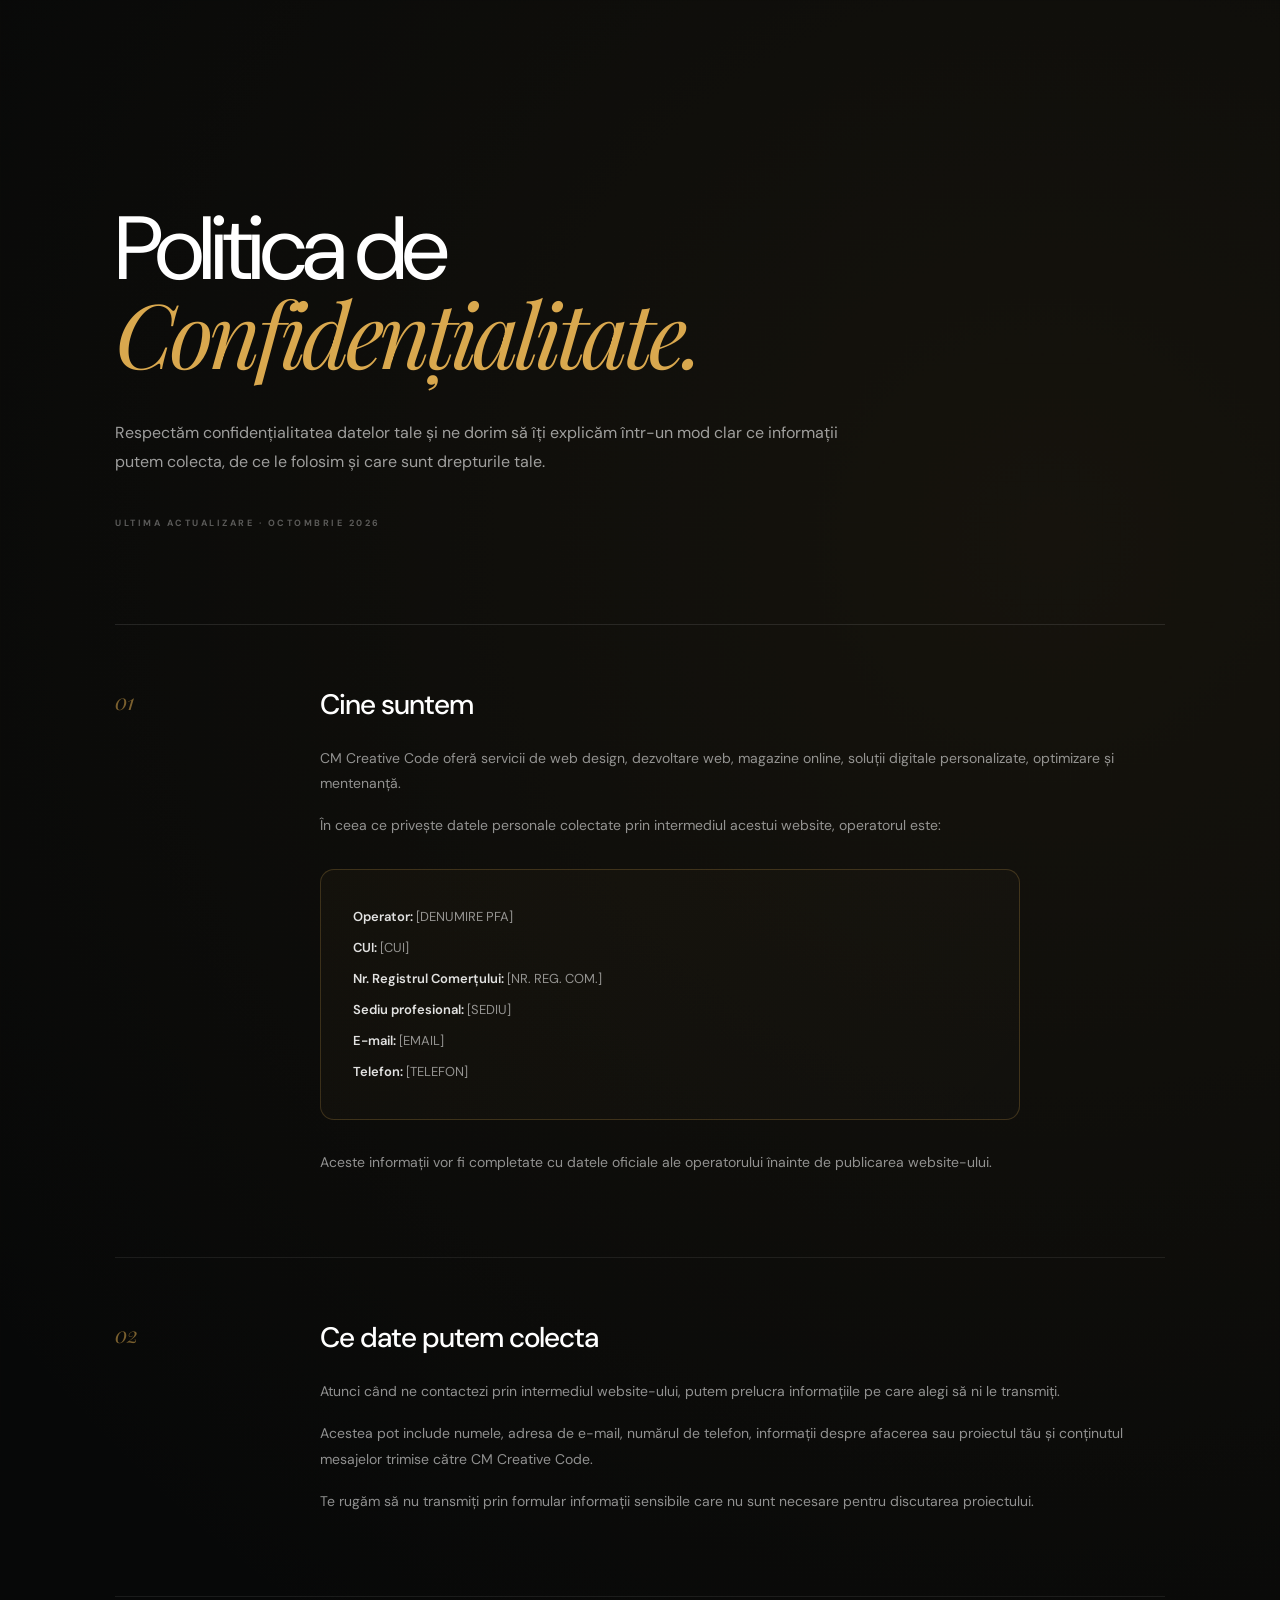
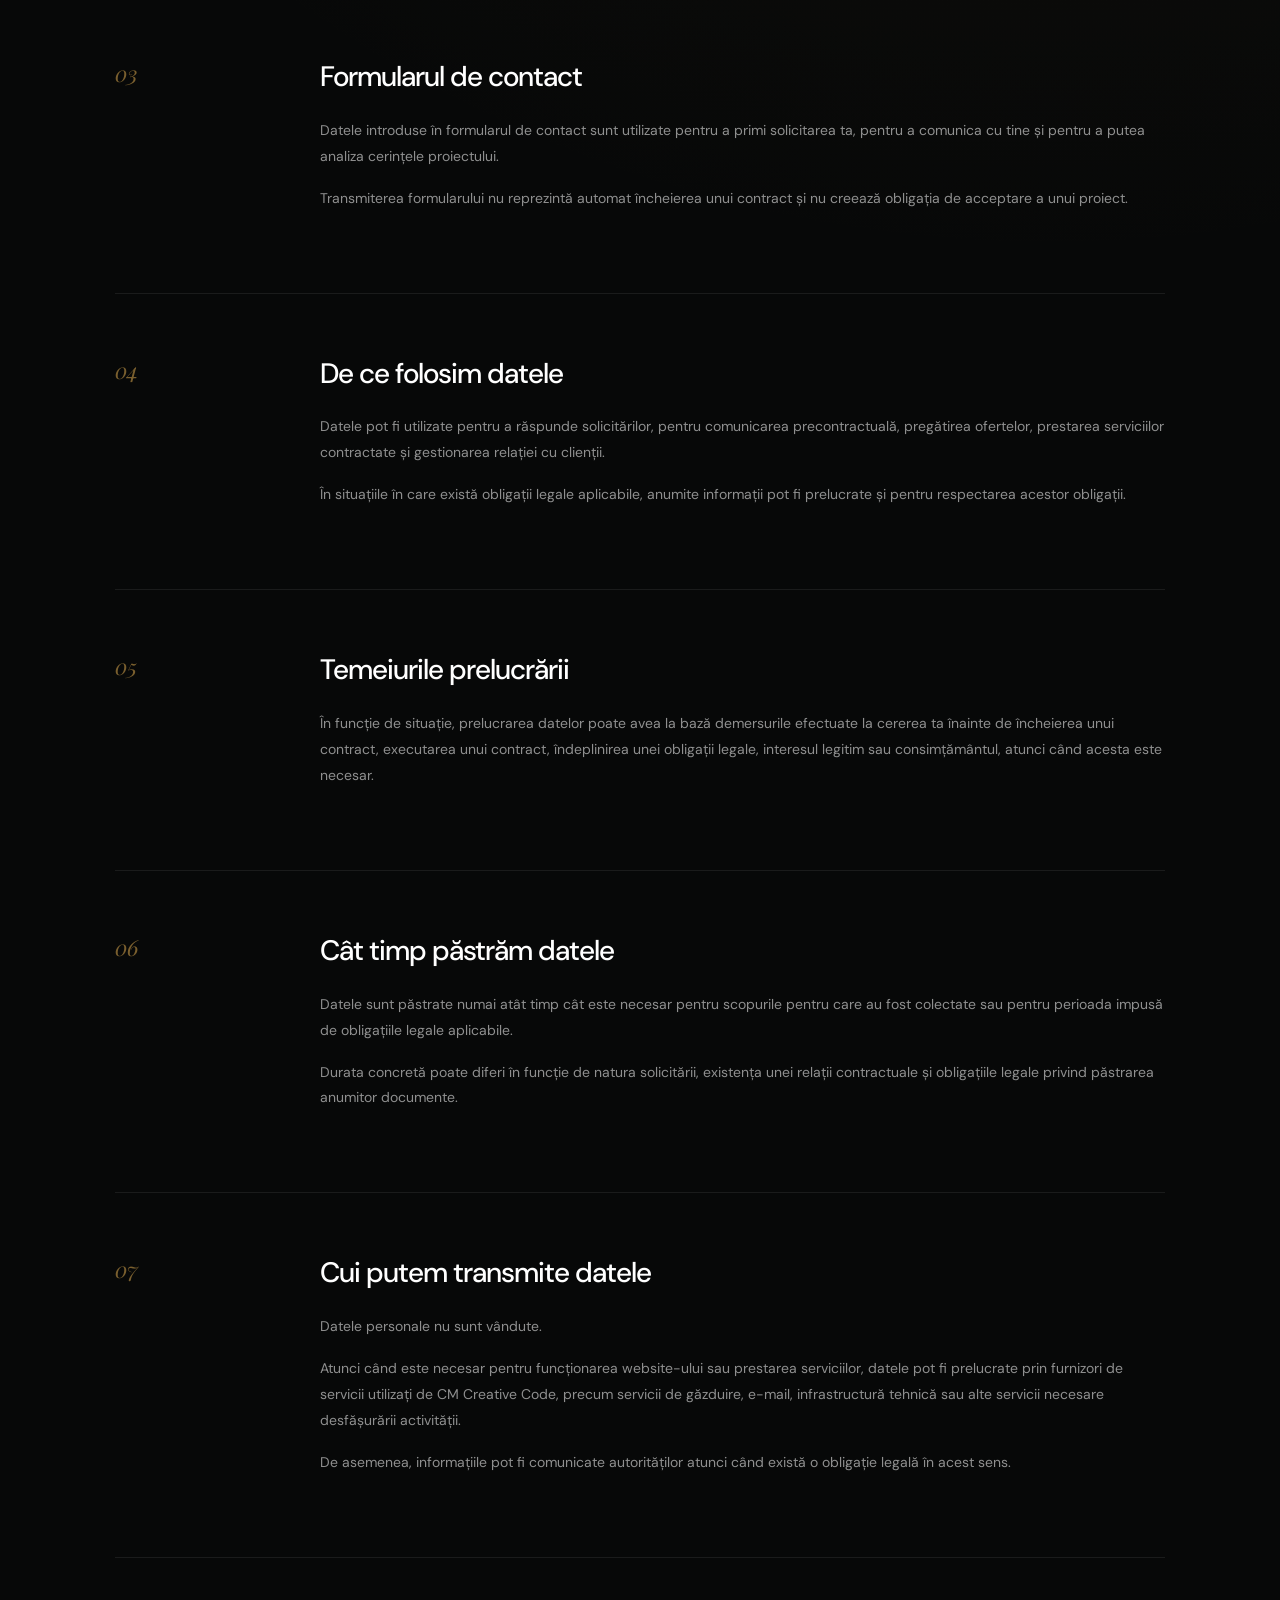
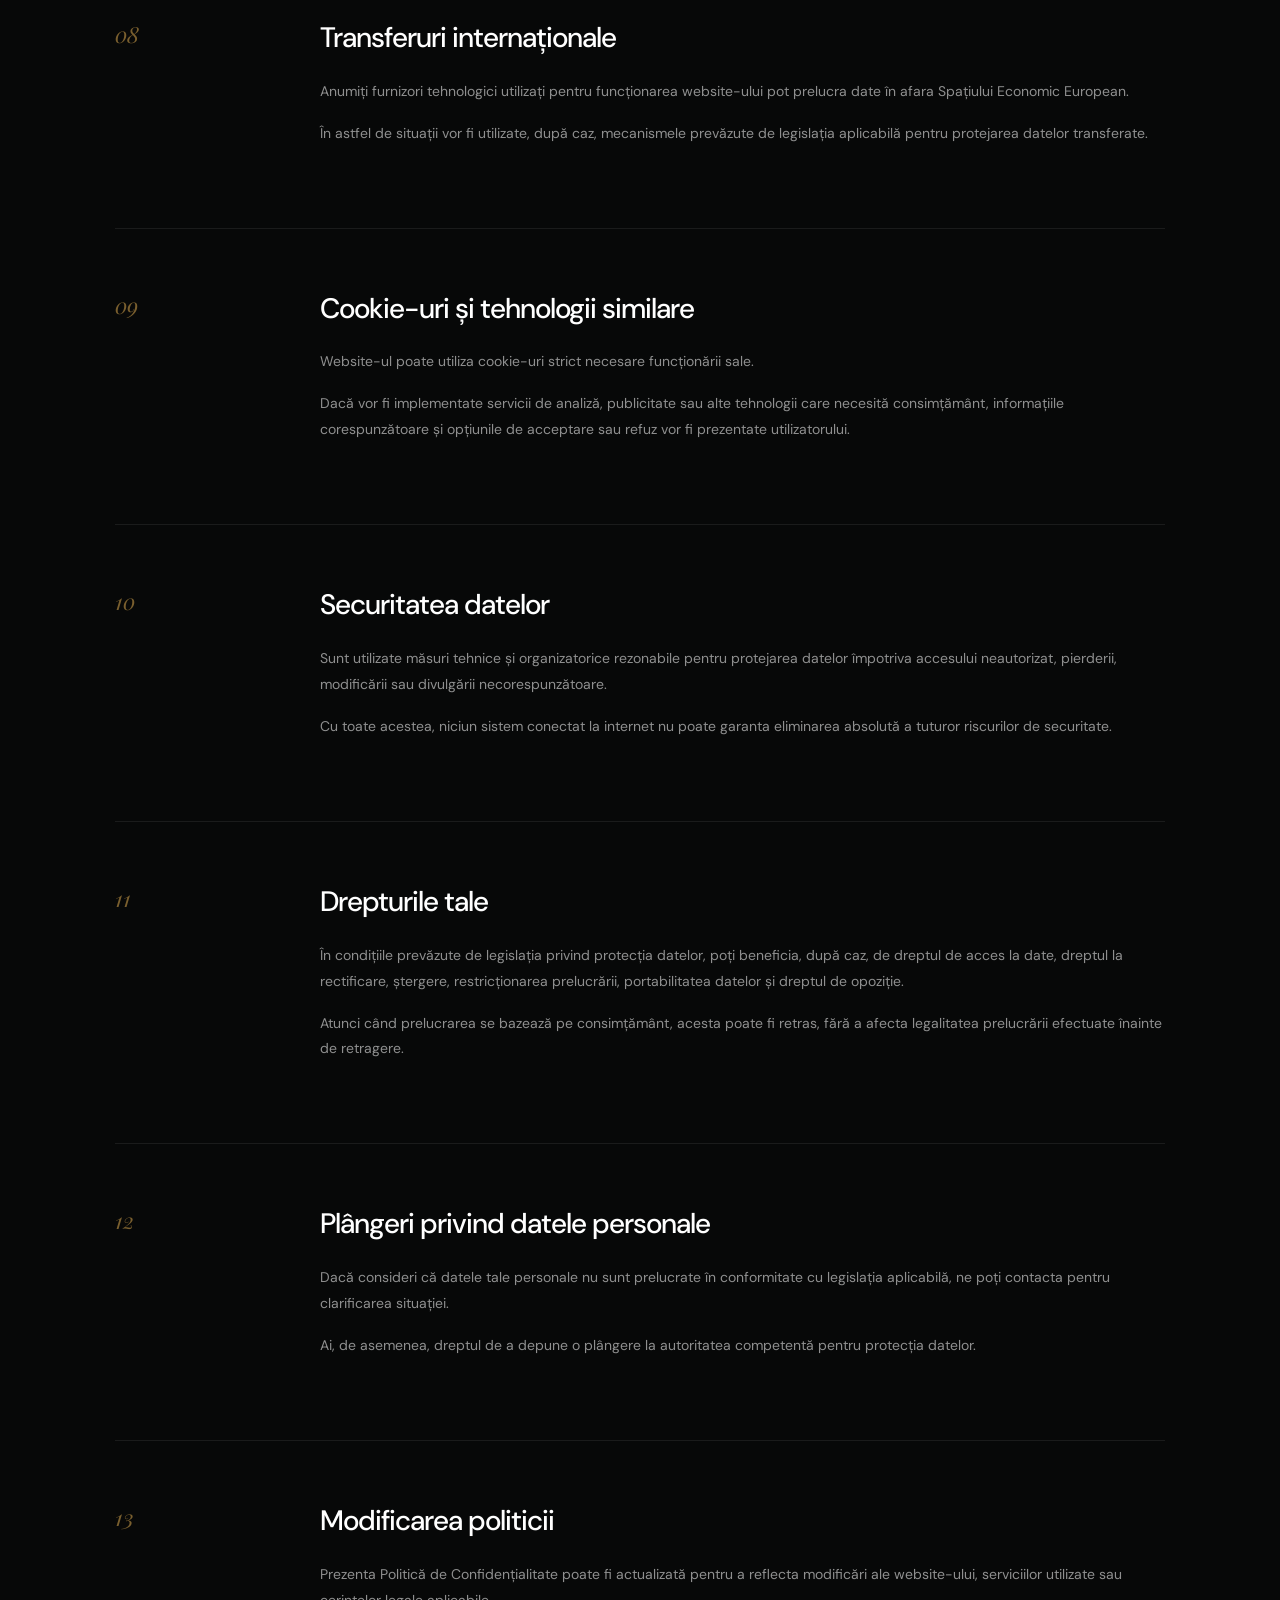
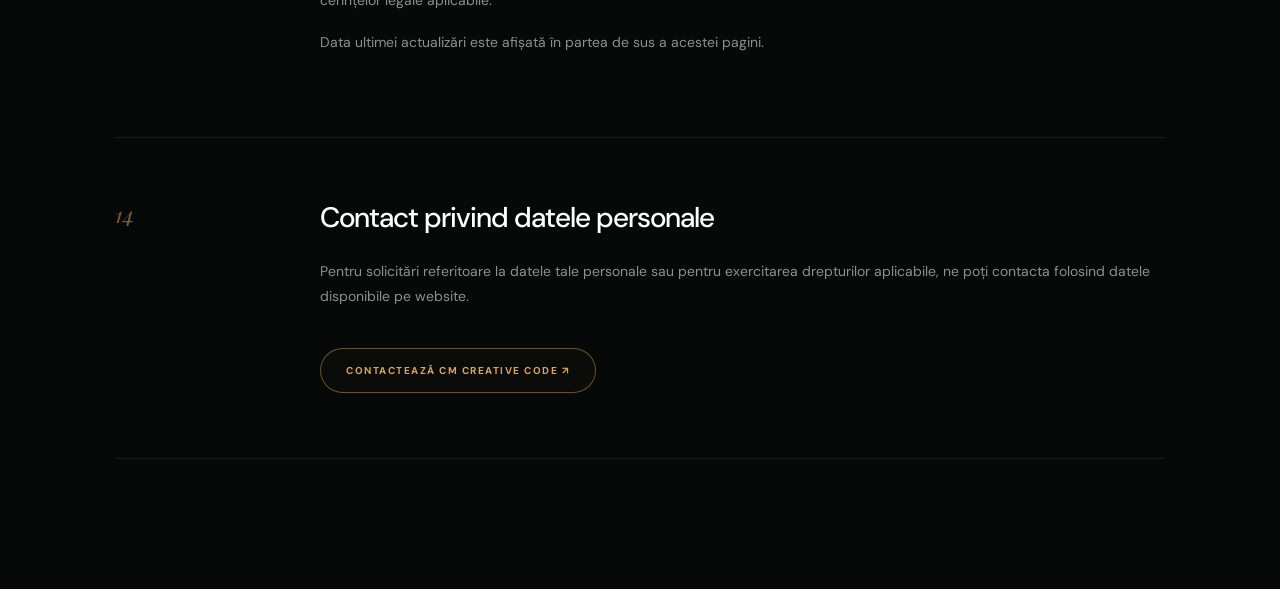
<file: politica-confidentialitate.html>
<!DOCTYPE html>
<html lang="ro">

<head>
    <meta charset="UTF-8">

    <meta name="viewport"
          content="width=device-width, initial-scale=1.0">

    <title>Politica de Confidențialitate | CM Creative Code</title>

    <meta name="description"
          content="Politica de confidențialitate CM Creative Code privind colectarea, utilizarea și protejarea datelor cu caracter personal.">

    <link rel="stylesheet" href="style.css">
</head>

<body class="legal-page">
<main class="legal-main">

    <!-- HERO -->
    <section class="legal-hero">

        <h1>
            Politica de
            <em>Confidențialitate.</em>
        </h1>

        <p class="legal-intro">
            Respectăm confidențialitatea datelor tale și ne dorim să îți explicăm
            într-un mod clar ce informații putem colecta, de ce le folosim și
            care sunt drepturile tale.
        </p>

        <p class="legal-updated">
            ULTIMA ACTUALIZARE · OCTOMBRIE 2026
        </p>

    </section>


    <section class="legal-content">

        <!-- 01 -->
        <article class="legal-section">

            <span class="legal-number">01</span>

            <div>
                <h2>Cine suntem</h2>

                <p>
                    CM Creative Code oferă servicii de web design, dezvoltare web,
                    magazine online, soluții digitale personalizate, optimizare
                    și mentenanță.
                </p>

                <p>
                    În ceea ce privește datele personale colectate prin intermediul
                    acestui website, operatorul este:
                </p>

                <div class="legal-company">
                    <p><strong>Operator:</strong> [DENUMIRE PFA]</p>
                    <p><strong>CUI:</strong> [CUI]</p>
                    <p><strong>Nr. Registrul Comerțului:</strong> [NR. REG. COM.]</p>
                    <p><strong>Sediu profesional:</strong> [SEDIU]</p>
                    <p><strong>E-mail:</strong> [EMAIL]</p>
                    <p><strong>Telefon:</strong> [TELEFON]</p>
                </div>

                <p>
                    Aceste informații vor fi completate cu datele oficiale ale
                    operatorului înainte de publicarea website-ului.
                </p>
            </div>

        </article>


        <!-- 02 -->
        <article class="legal-section">

            <span class="legal-number">02</span>

            <div>
                <h2>Ce date putem colecta</h2>

                <p>
                    Atunci când ne contactezi prin intermediul website-ului,
                    putem prelucra informațiile pe care alegi să ni le transmiți.
                </p>

                <p>
                    Acestea pot include numele, adresa de e-mail, numărul de
                    telefon, informații despre afacerea sau proiectul tău și
                    conținutul mesajelor trimise către CM Creative Code.
                </p>

                <p>
                    Te rugăm să nu transmiți prin formular informații sensibile
                    care nu sunt necesare pentru discutarea proiectului.
                </p>
            </div>

        </article>


        <!-- 03 -->
        <article class="legal-section">

            <span class="legal-number">03</span>

            <div>
                <h2>Formularul de contact</h2>

                <p>
                    Datele introduse în formularul de contact sunt utilizate pentru
                    a primi solicitarea ta, pentru a comunica cu tine și pentru
                    a putea analiza cerințele proiectului.
                </p>

                <p>
                    Transmiterea formularului nu reprezintă automat încheierea
                    unui contract și nu creează obligația de acceptare a unui proiect.
                </p>
            </div>

        </article>


        <!-- 04 -->
        <article class="legal-section">

            <span class="legal-number">04</span>

            <div>
                <h2>De ce folosim datele</h2>

                <p>
                    Datele pot fi utilizate pentru a răspunde solicitărilor,
                    pentru comunicarea precontractuală, pregătirea ofertelor,
                    prestarea serviciilor contractate și gestionarea relației
                    cu clienții.
                </p>

                <p>
                    În situațiile în care există obligații legale aplicabile,
                    anumite informații pot fi prelucrate și pentru respectarea
                    acestor obligații.
                </p>
            </div>

        </article>


        <!-- 05 -->
        <article class="legal-section">

            <span class="legal-number">05</span>

            <div>
                <h2>Temeiurile prelucrării</h2>

                <p>
                    În funcție de situație, prelucrarea datelor poate avea la bază
                    demersurile efectuate la cererea ta înainte de încheierea unui
                    contract, executarea unui contract, îndeplinirea unei obligații
                    legale, interesul legitim sau consimțământul, atunci când acesta
                    este necesar.
                </p>
            </div>

        </article>


        <!-- 06 -->
        <article class="legal-section">

            <span class="legal-number">06</span>

            <div>
                <h2>Cât timp păstrăm datele</h2>

                <p>
                    Datele sunt păstrate numai atât timp cât este necesar pentru
                    scopurile pentru care au fost colectate sau pentru perioada
                    impusă de obligațiile legale aplicabile.
                </p>

                <p>
                    Durata concretă poate diferi în funcție de natura solicitării,
                    existența unei relații contractuale și obligațiile legale
                    privind păstrarea anumitor documente.
                </p>
            </div>

        </article>


        <!-- 07 -->
        <article class="legal-section">

            <span class="legal-number">07</span>

            <div>
                <h2>Cui putem transmite datele</h2>

                <p>
                    Datele personale nu sunt vândute.
                </p>

                <p>
                    Atunci când este necesar pentru funcționarea website-ului sau
                    prestarea serviciilor, datele pot fi prelucrate prin furnizori
                    de servicii utilizați de CM Creative Code, precum servicii de
                    găzduire, e-mail, infrastructură tehnică sau alte servicii
                    necesare desfășurării activității.
                </p>

                <p>
                    De asemenea, informațiile pot fi comunicate autorităților
                    atunci când există o obligație legală în acest sens.
                </p>
            </div>

        </article>


        <!-- 08 -->
        <article class="legal-section">

            <span class="legal-number">08</span>

            <div>
                <h2>Transferuri internaționale</h2>

                <p>
                    Anumiți furnizori tehnologici utilizați pentru funcționarea
                    website-ului pot prelucra date în afara Spațiului Economic
                    European.
                </p>

                <p>
                    În astfel de situații vor fi utilizate, după caz, mecanismele
                    prevăzute de legislația aplicabilă pentru protejarea datelor
                    transferate.
                </p>
            </div>

        </article>


        <!-- 09 -->
        <article class="legal-section">

            <span class="legal-number">09</span>

            <div>
                <h2>Cookie-uri și tehnologii similare</h2>

                <p>
                    Website-ul poate utiliza cookie-uri strict necesare funcționării
                    sale.
                </p>

                <p>
                    Dacă vor fi implementate servicii de analiză, publicitate sau
                    alte tehnologii care necesită consimțământ, informațiile
                    corespunzătoare și opțiunile de acceptare sau refuz vor fi
                    prezentate utilizatorului.
                </p>
            </div>

        </article>


        <!-- 10 -->
        <article class="legal-section">

            <span class="legal-number">10</span>

            <div>
                <h2>Securitatea datelor</h2>

                <p>
                    Sunt utilizate măsuri tehnice și organizatorice rezonabile
                    pentru protejarea datelor împotriva accesului neautorizat,
                    pierderii, modificării sau divulgării necorespunzătoare.
                </p>

                <p>
                    Cu toate acestea, niciun sistem conectat la internet nu poate
                    garanta eliminarea absolută a tuturor riscurilor de securitate.
                </p>
            </div>

        </article>


        <!-- 11 -->
        <article class="legal-section">

            <span class="legal-number">11</span>

            <div>
                <h2>Drepturile tale</h2>

                <p>
                    În condițiile prevăzute de legislația privind protecția datelor,
                    poți beneficia, după caz, de dreptul de acces la date, dreptul
                    la rectificare, ștergere, restricționarea prelucrării,
                    portabilitatea datelor și dreptul de opoziție.
                </p>

                <p>
                    Atunci când prelucrarea se bazează pe consimțământ, acesta
                    poate fi retras, fără a afecta legalitatea prelucrării
                    efectuate înainte de retragere.
                </p>
            </div>

        </article>


        <!-- 12 -->
        <article class="legal-section">

            <span class="legal-number">12</span>

            <div>
                <h2>Plângeri privind datele personale</h2>

                <p>
                    Dacă consideri că datele tale personale nu sunt prelucrate
                    în conformitate cu legislația aplicabilă, ne poți contacta
                    pentru clarificarea situației.
                </p>

                <p>
                    Ai, de asemenea, dreptul de a depune o plângere la autoritatea
                    competentă pentru protecția datelor.
                </p>
            </div>

        </article>


        <!-- 13 -->
        <article class="legal-section">

            <span class="legal-number">13</span>

            <div>
                <h2>Modificarea politicii</h2>

                <p>
                    Prezenta Politică de Confidențialitate poate fi actualizată
                    pentru a reflecta modificări ale website-ului, serviciilor
                    utilizate sau cerințelor legale aplicabile.
                </p>

                <p>
                    Data ultimei actualizări este afișată în partea de sus a
                    acestei pagini.
                </p>
            </div>

        </article>


        <!-- 14 -->
        <article class="legal-section">

            <span class="legal-number">14</span>

            <div>
                <h2>Contact privind datele personale</h2>

                <p>
                    Pentru solicitări referitoare la datele tale personale sau
                    pentru exercitarea drepturilor aplicabile, ne poți contacta
                    folosind datele disponibile pe website.
                </p>

                <a href="index.html#contact" class="legal-contact-link">
                    Contactează CM Creative Code ↗
                </a>
            </div>

        </article>

    </section>

</main>
</body>
</html>
</file>
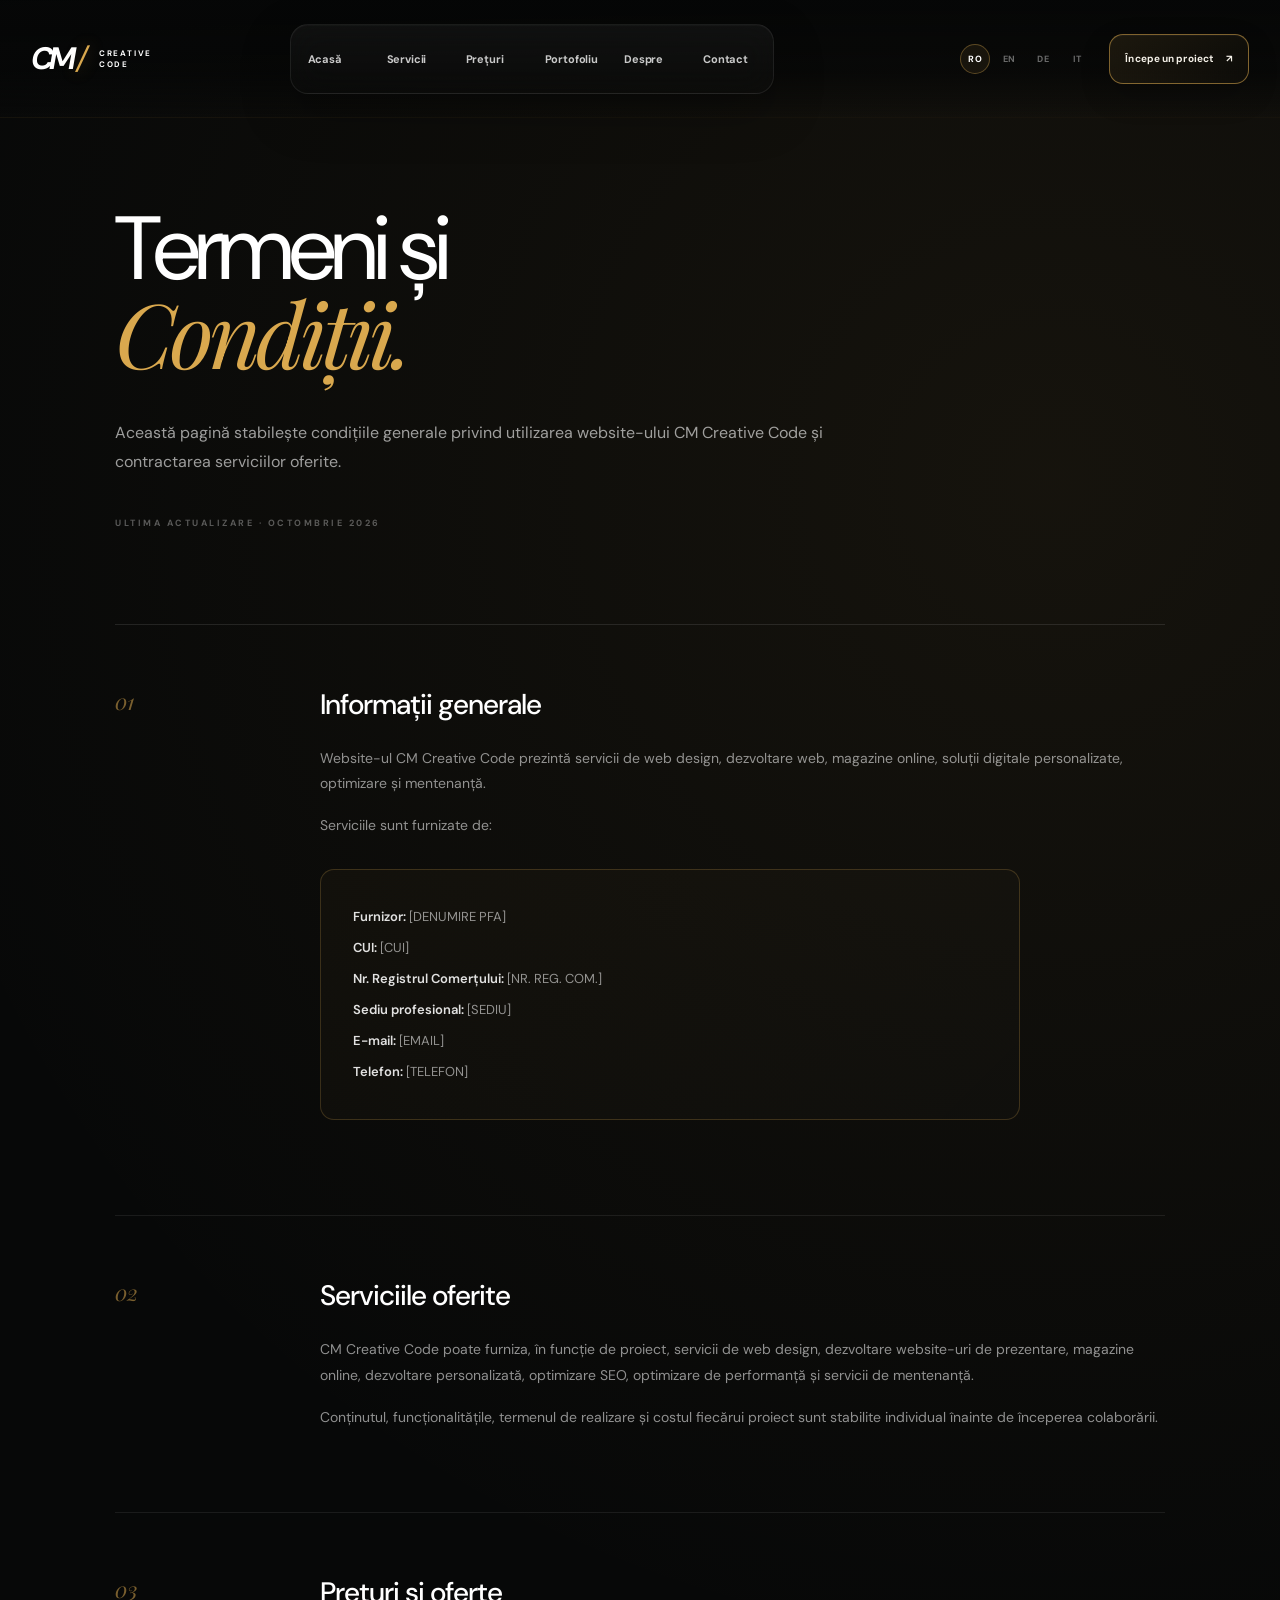
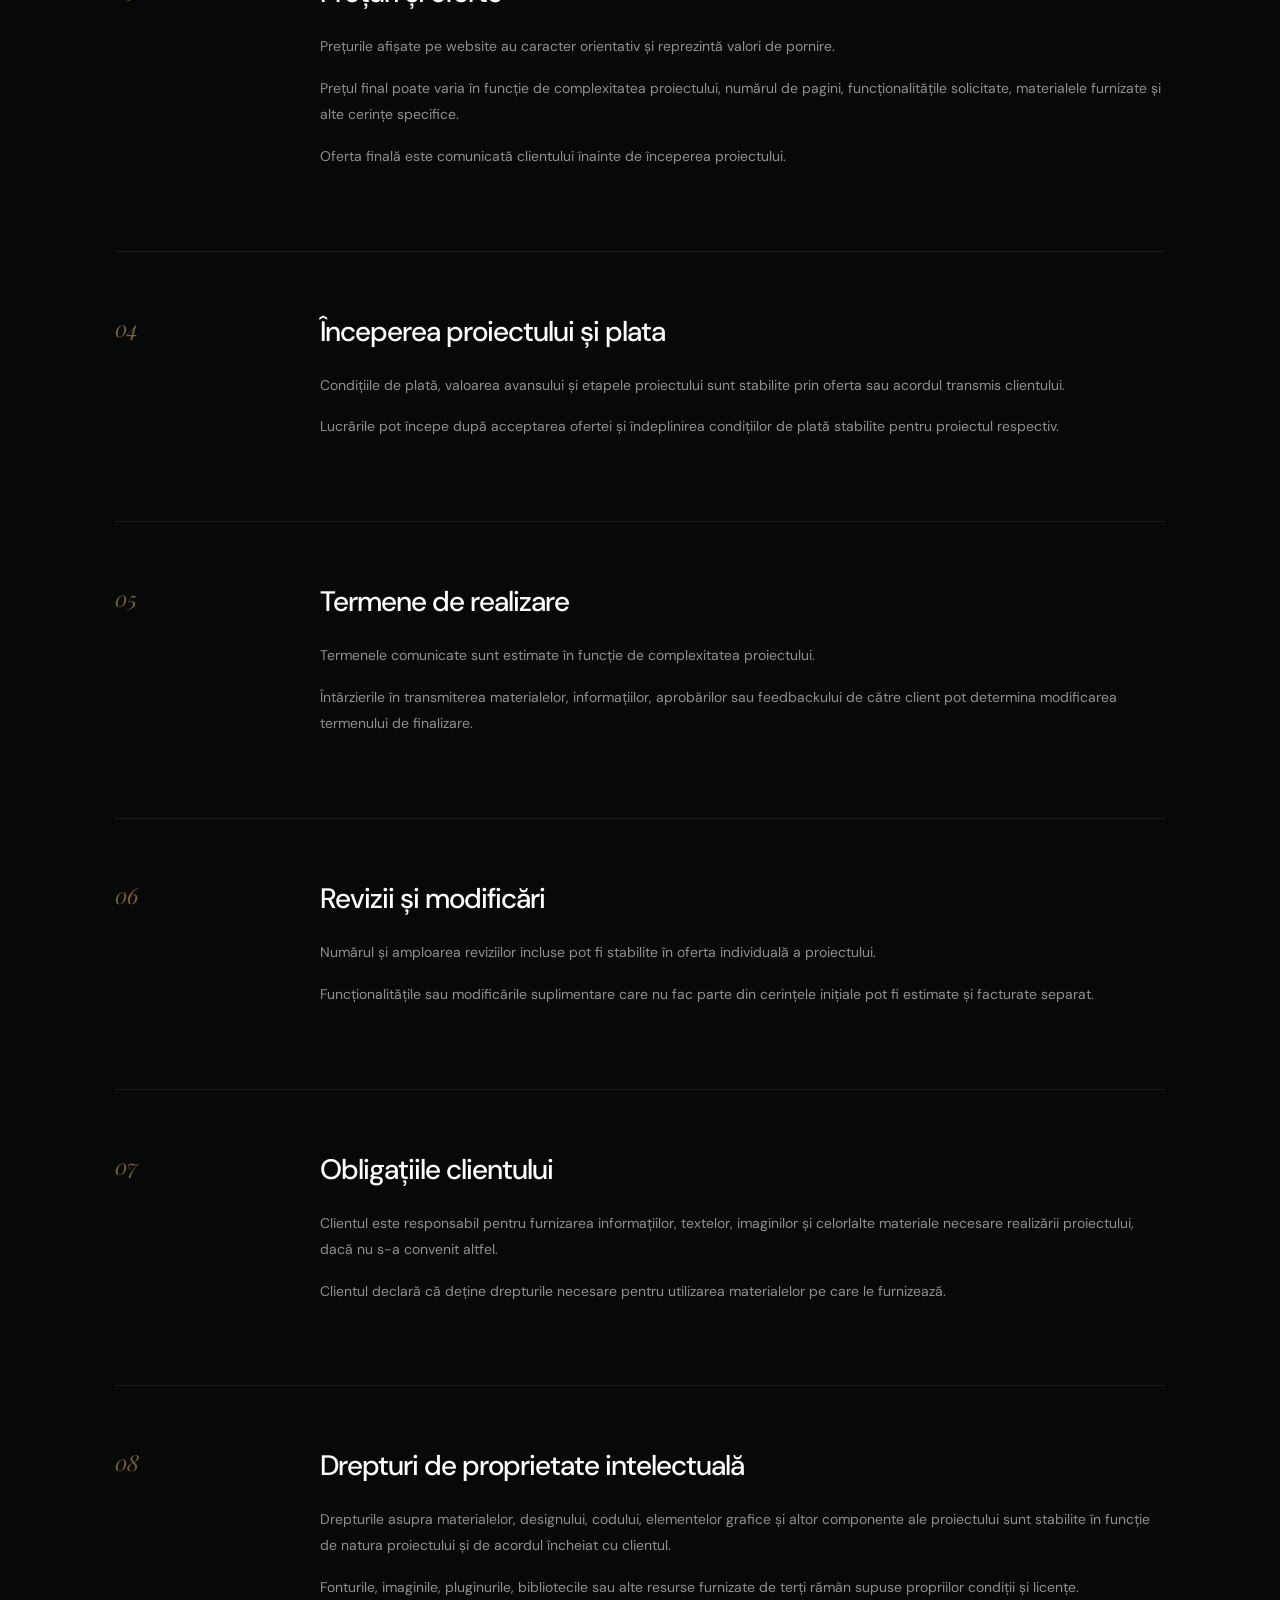
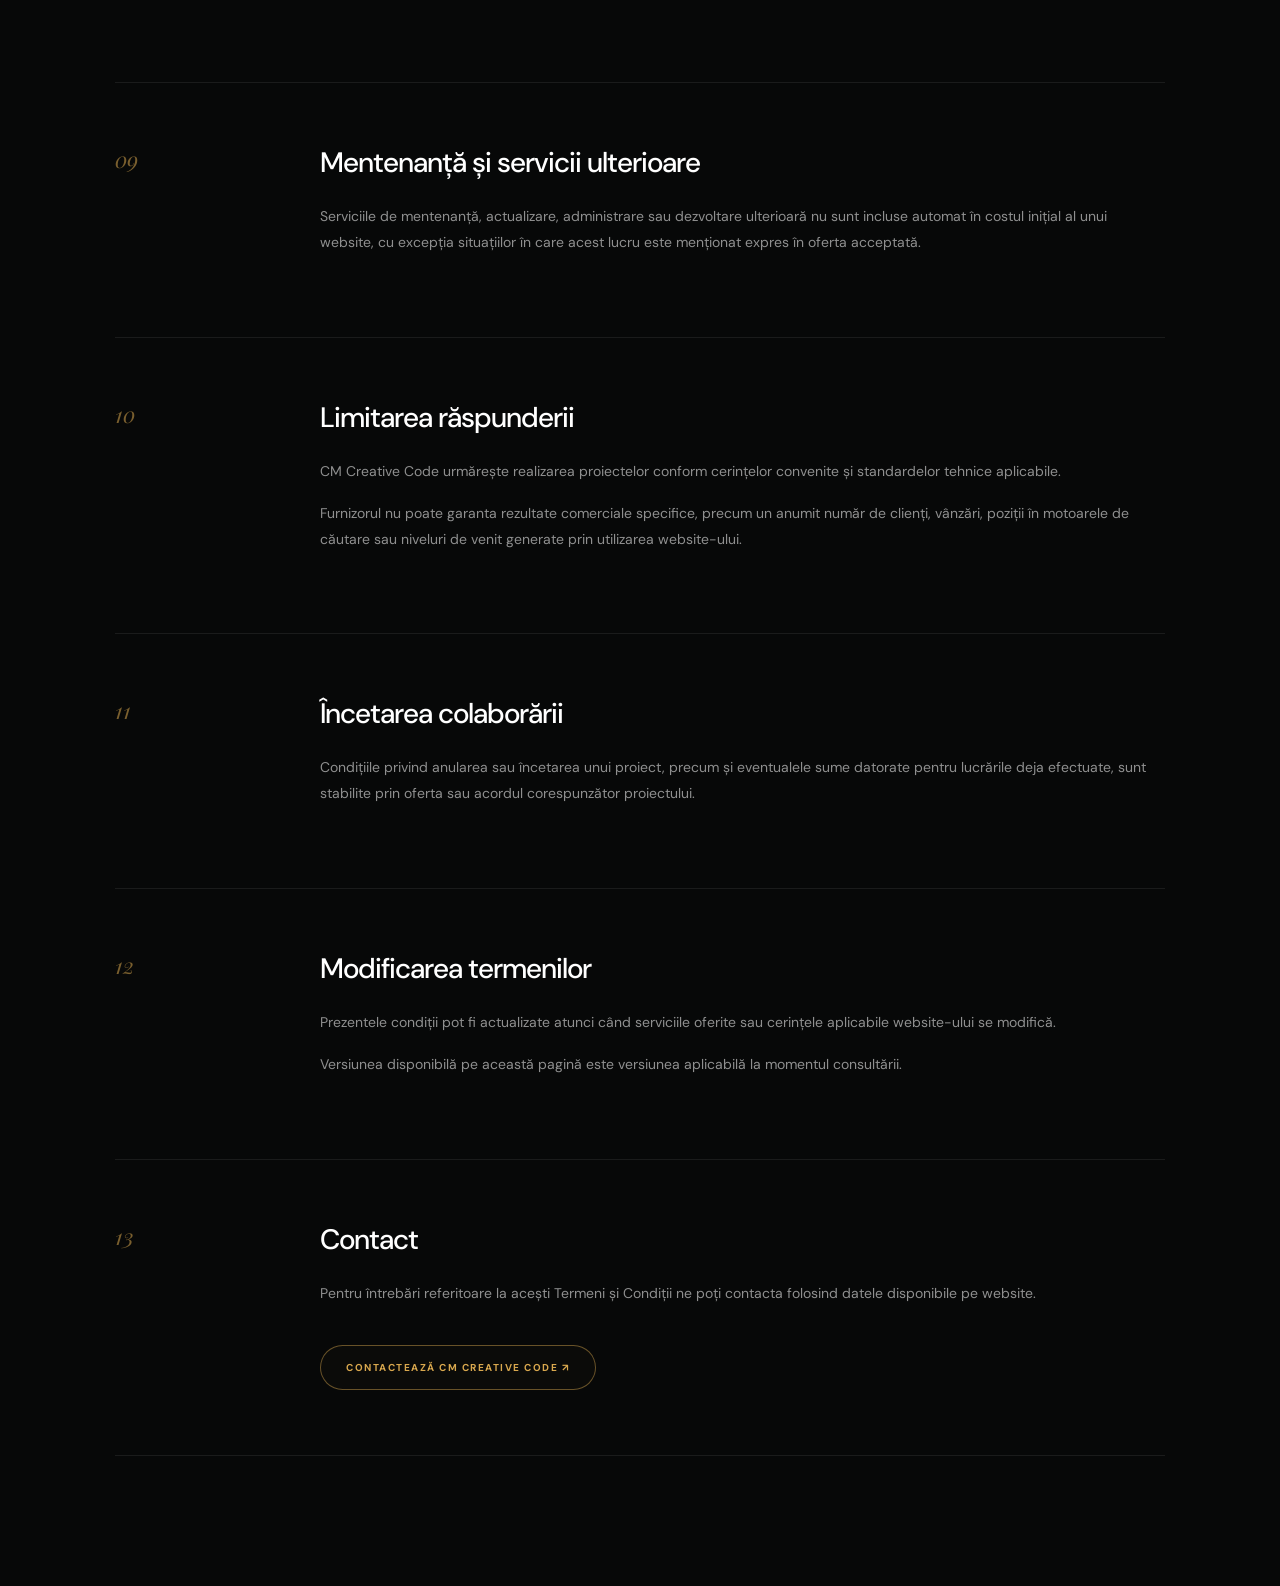
<file: termeni-si-conditii.html>
<!DOCTYPE html>
<html lang="ro">

<head>
    <meta charset="UTF-8">
    <meta name="viewport" content="width=device-width, initial-scale=1.0">

    <title>Termeni și Condiții | CM Creative Code</title>

    <meta name="description"
          content="Termenii și condițiile privind utilizarea website-ului CM Creative Code și contractarea serviciilor digitale.">

    <link rel="stylesheet" href="style.css">
</head>

<body class="legal-page">

    <!-- HEADER -->
    <header class="header">

       <a href="index.html" class="logo">
    <span class="logo-cm">CM</span>

    <span class="logo-text">
        CREATIVE
        <br>
        CODE
    </span>
</a>

        <nav class="nav">
            <a href="index.html">Acasă</a>
            <a href="index.html#services">Servicii</a>
            <a href="index.html#pricing">Prețuri</a>
            <a href="index.html#portfolio">Portofoliu</a>
            <a href="index.html#about">Despre</a>
            <a href="index.html#contact">Contact</a>
        </nav>

        <div class="header-right">

            <div class="languages">
                <button type="button" class="active" aria-label="Română">RO</button>
                <button type="button" aria-label="English">EN</button>
                <button type="button" aria-label="Deutsch">DE</button>
                <button type="button" aria-label="Italiano">IT</button>
            </div>

            <a href="index.html#contact" class="header-cta">
                <span class="header-cta-text">
                    Începe un proiect
                </span>

                <span class="header-cta-arrow">
                    ↗
                </span>
            </a>

        </div>

    </header>


    <!-- TERMENI ȘI CONDIȚII -->
    <main class="legal-main">

        <section class="legal-hero">

          
            <h1>
                Termeni și
                <em>Condiții.</em>
            </h1>

            <p class="legal-intro">
                Această pagină stabilește condițiile generale privind utilizarea
                website-ului CM Creative Code și contractarea serviciilor oferite.
            </p>

            <p class="legal-updated">
                ULTIMA ACTUALIZARE · OCTOMBRIE 2026
            </p>

        </section>


        <section class="legal-content">

            <article class="legal-section">
                <span class="legal-number">01</span>

                <div>
                    <h2>Informații generale</h2>

                    <p>
                        Website-ul CM Creative Code prezintă servicii de web design,
                        dezvoltare web, magazine online, soluții digitale personalizate,
                        optimizare și mentenanță.
                    </p>

                    <p>
                        Serviciile sunt furnizate de:
                    </p>

                    <div class="legal-company">
                        <p><strong>Furnizor:</strong> [DENUMIRE PFA]</p>
                        <p><strong>CUI:</strong> [CUI]</p>
                        <p><strong>Nr. Registrul Comerțului:</strong> [NR. REG. COM.]</p>
                        <p><strong>Sediu profesional:</strong> [SEDIU]</p>
                        <p><strong>E-mail:</strong> [EMAIL]</p>
                        <p><strong>Telefon:</strong> [TELEFON]</p>
                    </div>
                </div>
            </article>


            <article class="legal-section">
                <span class="legal-number">02</span>

                <div>
                    <h2>Serviciile oferite</h2>

                    <p>
                        CM Creative Code poate furniza, în funcție de proiect,
                        servicii de web design, dezvoltare website-uri de prezentare,
                        magazine online, dezvoltare personalizată, optimizare SEO,
                        optimizare de performanță și servicii de mentenanță.
                    </p>

                    <p>
                        Conținutul, funcționalitățile, termenul de realizare și
                        costul fiecărui proiect sunt stabilite individual înainte
                        de începerea colaborării.
                    </p>
                </div>
            </article>


            <article class="legal-section">
                <span class="legal-number">03</span>

                <div>
                    <h2>Prețuri și oferte</h2>

                    <p>
                        Prețurile afișate pe website au caracter orientativ și
                        reprezintă valori de pornire.
                    </p>

                    <p>
                        Prețul final poate varia în funcție de complexitatea
                        proiectului, numărul de pagini, funcționalitățile solicitate,
                        materialele furnizate și alte cerințe specifice.
                    </p>

                    <p>
                        Oferta finală este comunicată clientului înainte de
                        începerea proiectului.
                    </p>
                </div>
            </article>


            <article class="legal-section">
                <span class="legal-number">04</span>

                <div>
                    <h2>Începerea proiectului și plata</h2>

                    <p>
                        Condițiile de plată, valoarea avansului și etapele proiectului
                        sunt stabilite prin oferta sau acordul transmis clientului.
                    </p>

                    <p>
                        Lucrările pot începe după acceptarea ofertei și îndeplinirea
                        condițiilor de plată stabilite pentru proiectul respectiv.
                    </p>
                </div>
            </article>


            <article class="legal-section">
                <span class="legal-number">05</span>

                <div>
                    <h2>Termene de realizare</h2>

                    <p>
                        Termenele comunicate sunt estimate în funcție de
                        complexitatea proiectului.
                    </p>

                    <p>
                        Întârzierile în transmiterea materialelor, informațiilor,
                        aprobărilor sau feedbackului de către client pot determina
                        modificarea termenului de finalizare.
                    </p>
                </div>
            </article>


            <article class="legal-section">
                <span class="legal-number">06</span>

                <div>
                    <h2>Revizii și modificări</h2>

                    <p>
                        Numărul și amploarea reviziilor incluse pot fi stabilite
                        în oferta individuală a proiectului.
                    </p>

                    <p>
                        Funcționalitățile sau modificările suplimentare care nu
                        fac parte din cerințele inițiale pot fi estimate și
                        facturate separat.
                    </p>
                </div>
            </article>


            <article class="legal-section">
                <span class="legal-number">07</span>

                <div>
                    <h2>Obligațiile clientului</h2>

                    <p>
                        Clientul este responsabil pentru furnizarea informațiilor,
                        textelor, imaginilor și celorlalte materiale necesare
                        realizării proiectului, dacă nu s-a convenit altfel.
                    </p>

                    <p>
                        Clientul declară că deține drepturile necesare pentru
                        utilizarea materialelor pe care le furnizează.
                    </p>
                </div>
            </article>


            <article class="legal-section">
                <span class="legal-number">08</span>

                <div>
                    <h2>Drepturi de proprietate intelectuală</h2>

                    <p>
                        Drepturile asupra materialelor, designului, codului,
                        elementelor grafice și altor componente ale proiectului
                        sunt stabilite în funcție de natura proiectului și de
                        acordul încheiat cu clientul.
                    </p>

                    <p>
                        Fonturile, imaginile, pluginurile, bibliotecile sau alte
                        resurse furnizate de terți rămân supuse propriilor
                        condiții și licențe.
                    </p>
                </div>
            </article>


            <article class="legal-section">
                <span class="legal-number">09</span>

                <div>
                    <h2>Mentenanță și servicii ulterioare</h2>

                    <p>
                        Serviciile de mentenanță, actualizare, administrare sau
                        dezvoltare ulterioară nu sunt incluse automat în costul
                        inițial al unui website, cu excepția situațiilor în care
                        acest lucru este menționat expres în oferta acceptată.
                    </p>
                </div>
            </article>


            <article class="legal-section">
                <span class="legal-number">10</span>

                <div>
                    <h2>Limitarea răspunderii</h2>

                    <p>
                        CM Creative Code urmărește realizarea proiectelor conform
                        cerințelor convenite și standardelor tehnice aplicabile.
                    </p>

                    <p>
                        Furnizorul nu poate garanta rezultate comerciale specifice,
                        precum un anumit număr de clienți, vânzări, poziții în
                        motoarele de căutare sau niveluri de venit generate prin
                        utilizarea website-ului.
                    </p>
                </div>
            </article>


            <article class="legal-section">
                <span class="legal-number">11</span>

                <div>
                    <h2>Încetarea colaborării</h2>

                    <p>
                        Condițiile privind anularea sau încetarea unui proiect,
                        precum și eventualele sume datorate pentru lucrările deja
                        efectuate, sunt stabilite prin oferta sau acordul
                        corespunzător proiectului.
                    </p>
                </div>
            </article>


            <article class="legal-section">
                <span class="legal-number">12</span>

                <div>
                    <h2>Modificarea termenilor</h2>

                    <p>
                        Prezentele condiții pot fi actualizate atunci când
                        serviciile oferite sau cerințele aplicabile website-ului
                        se modifică.
                    </p>

                    <p>
                        Versiunea disponibilă pe această pagină este versiunea
                        aplicabilă la momentul consultării.
                    </p>
                </div>
            </article>


            <article class="legal-section">
                <span class="legal-number">13</span>

                <div>
                    <h2>Contact</h2>

                    <p>
                        Pentru întrebări referitoare la acești Termeni și Condiții
                        ne poți contacta folosind datele disponibile pe website.
                    </p>

                    <a href="index.html#contact" class="legal-contact-link">
                        Contactează CM Creative Code ↗
                    </a>
                </div>
            </article>

        </section>

    </main>

</body>
</html>
</file>
<file: style.css>
@import url('https://fonts.googleapis.com/css2?family=DM+Sans:wght@400;500;600;700&family=Playfair+Display:ital,wght@1,500;1,600&display=swap');


/* =========================================================
   RESET
========================================================= */

* {
    margin: 0;
    padding: 0;
    box-sizing: border-box;
}

html {
    scroll-behavior: smooth;
}

body {
    margin: 0;
    background: #050606;
    color: #ffffff;
    font-family: "DM Sans", sans-serif;
    overflow-x: hidden;
}

a {
    color: inherit;
    text-decoration: none;
}

button {
    font-family: inherit;
}


/* =========================================================
   HEADER
========================================================= */

.header {
    position: absolute;
    top: 0;
    left: 0;

    width: 100%;
    height: 100px;

    padding: 0 5.5vw;

    display: flex;
    align-items: center;
    justify-content: space-between;

    z-index: 100;
}

.logo {
    display: flex;
    align-items: center;
    gap: 15px;
}

.logo-cm {
    font-size: 38px;
    line-height: 1;
    font-weight: 700;
    font-style: italic;
    letter-spacing: -5px;
    color: #ffffff;
}

.logo-cm::after {
    content: "/";
    margin-left: 5px;
    color: #d9a84e;
    font-weight: 400;
}

.logo-text {
    font-size: 12px;
    line-height: 1.25;
    font-weight: 600;
    letter-spacing: 2.6px;
    color: #ffffff;
}


/* NAV */

.nav {
    display: flex;
    align-items: center;
    gap: 30px;
}

.nav a {
    position: relative;
    font-size: 12px;
    color: rgba(255, 255, 255, .72);
    transition: .3s ease;
}

.nav a:hover,
.nav a.active {
    color: #ffffff;
}

.nav a.active::after {
    content: "";

    position: absolute;

    left: 0;
    bottom: -12px;

    width: 22px;
    height: 1px;

    background: #d9a84e;
}


/* HEADER RIGHT */

.header-right {
    display: flex;
    align-items: center;
    gap: 25px;
}

.languages {
    display: flex;
    align-items: center;
    gap: 13px;
}

.languages button {
    border: 0;
    background: transparent;

    color: rgba(255, 255, 255, .48);

    font-size: 11px;

    cursor: pointer;

    transition: .3s ease;
}

.languages button:hover {
    color: #d9a84e;
}

.languages button.active {
    color: #ffffff;
}

.header-cta {
    min-width: 145px;
    height: 45px;

    padding: 0 20px;

    border: 1px solid rgba(217, 168, 78, .7);
    border-radius: 100px;

    display: flex;
    align-items: center;
    justify-content: center;

    gap: 13px;

    font-size: 12px;

    transition: .35s ease;
}

.header-cta:hover {
    color: #050606;
    background: #e4b65d;
    border-color: #e4b65d;
    transform: translateY(-2px);
}


/* =========================================================
   HERO
========================================================= */

.hero {
    position: relative;

    min-height: 100vh;

    padding: 180px 5.5vw 45px;

    display: flex;
    flex-direction: column;
    justify-content: center;

    overflow: hidden;

    background:
        linear-gradient(
            90deg,
            #050606 0%,
            rgba(5, 6, 6, .99) 18%,
            rgba(5, 6, 6, .94) 30%,
            rgba(5, 6, 6, .78) 42%,
            rgba(5, 6, 6, .43) 58%,
            rgba(5, 6, 6, .14) 78%,
            rgba(5, 6, 6, .06) 100%
        ),
        url("images/hero-cm.png") center right / cover no-repeat;
}

.hero::before {
    content: "";

    position: absolute;
    inset: 0;

    background-image:
        linear-gradient(
            rgba(255, 255, 255, .015) 1px,
            transparent 1px
        ),
        linear-gradient(
            90deg,
            rgba(255, 255, 255, .015) 1px,
            transparent 1px
        );

    background-size: 70px 70px;

    mask-image:
        linear-gradient(
            to right,
            rgba(0, 0, 0, .7),
            transparent 70%
        );

    pointer-events: none;

    z-index: 1;
}

.hero-glow {
    position: absolute;

    width: 650px;
    height: 650px;

    right: -180px;
    top: 5%;

    border-radius: 50%;

    background: rgba(208, 153, 69, .08);

    filter: blur(120px);

    pointer-events: none;

    z-index: 2;
}

.hero-content {
    position: relative;
    z-index: 5;

    width: min(760px, 100%);
}

.hero-eyebrow {
    margin-bottom: 25px;

    color: rgba(255, 255, 255, .48);

    font-size: 10px;
    font-weight: 500;
    letter-spacing: 4px;
}

.hero h1 {
    max-width: 900px;

    font-size: clamp(58px, 6.2vw, 108px);

    line-height: .91;
    letter-spacing: -5px;

    font-weight: 600;

    text-shadow: 0 5px 30px rgba(0, 0, 0, .35);
}

.hero h1 span {
    display: block;

    margin-top: 15px;

    font-family: "Playfair Display", serif;

    font-weight: 500;
    font-style: italic;

    color: #e1ad58;

    letter-spacing: -3px;

    text-shadow: 0 8px 35px rgba(0, 0, 0, .35);
}

.hero-description {
    max-width: 590px;

    margin-top: 35px;

    font-size: 17px;
    line-height: 1.7;

    color: rgba(255, 255, 255, .67);
}

.hero-actions {
    margin-top: 38px;

    display: flex;
    align-items: center;

    gap: 28px;
}

.btn-primary {
    min-width: 205px;
    height: 58px;

    padding: 0 28px;

    display: inline-flex;
    align-items: center;
    justify-content: center;

    gap: 20px;

    border-radius: 100px;

    color: #080808;

    background:
        linear-gradient(
            135deg,
            #f2cb7c,
            #d79d42
        );

    font-size: 13px;
    font-weight: 600;

    box-shadow:
        0 12px 40px rgba(217, 168, 78, .08);

    transition:
        transform .35s ease,
        box-shadow .35s ease,
        filter .35s ease;
}

.btn-primary:hover {
    transform: translateY(-3px);

    box-shadow:
        0 18px 45px rgba(217, 168, 78, .22);

    filter: brightness(1.05);
}

.btn-secondary {
    position: relative;

    font-size: 13px;

    color: rgba(255, 255, 255, .72);

    transition: .3s ease;
}

.btn-secondary::after {
    content: "";

    position: absolute;

    left: 0;
    bottom: -7px;

    width: 100%;
    height: 1px;

    background: rgba(255, 255, 255, .25);

    transition: .3s ease;
}

.btn-secondary:hover {
    color: #ffffff;
}

.btn-secondary:hover::after {
    background: #d9a84e;
}


/* HERO SERVICES */

.hero-bottom {
    position: relative;

    z-index: 5;

    width: 100%;

    margin-top: 80px;

    padding-top: 28px;

    border-top:
        1px solid rgba(255, 255, 255, .10);

    display: grid;

    grid-template-columns:
        repeat(5, 1fr);
}

.hero-service {
    position: relative;

    min-height: 65px;

    padding: 0 25px;

    display: flex;
    flex-direction: column;
    justify-content: center;

    border-right:
        1px solid rgba(255, 255, 255, .10);
}

.hero-service:first-child {
    padding-left: 0;
}

.hero-service:last-child {
    border-right: 0;
}

.hero-service span {
    margin-bottom: 8px;

    color: #d9a84e;

    font-size: 9px;
    letter-spacing: 2px;
}

.hero-service strong {
    font-size: 13px;
    font-weight: 500;

    color: rgba(255, 255, 255, .80);
}


/* =========================================================
   02 — SERVICES
========================================================= */

.services {
    position: relative;

    padding: 145px 5.5vw 155px;

    background:
        linear-gradient(
            180deg,
            #050606 0%,
            #080909 100%
        );

    color: #ffffff;

    overflow: hidden;

    border-top:
        1px solid rgba(255, 255, 255, .06);
}

.services::before {
    content: "";

    position: absolute;

    left: -250px;
    bottom: -300px;

    width: 600px;
    height: 600px;

    border-radius: 50%;

    background:
        rgba(217, 168, 78, .045);

    filter: blur(110px);

    pointer-events: none;
}

.services-glow {
    position: absolute;

    width: 700px;
    height: 700px;

    right: -350px;
    top: 5%;

    border-radius: 50%;

    background:
        rgba(217, 168, 78, .07);

    filter: blur(130px);

    pointer-events: none;
}

.services-container {
    position: relative;

    z-index: 2;

    width: 100%;
    max-width: 1500px;

    margin: 0 auto;
}

.services-intro {
    display: grid;

    grid-template-columns:
        190px minmax(0, 1fr);

    gap: 70px;

    margin-bottom: 95px;
}

.services-label {
    padding-top: 13px;
}

.services-label span {
    display: block;

    margin-bottom: 14px;

    font-size: 10px;
    font-weight: 700;
    letter-spacing: 2px;

    color: #d9a84e;
}

.services-label p {
    font-size: 10px;
    font-weight: 700;
    letter-spacing: 3px;

    color: rgba(255, 255, 255, .42);
}

.services-eyebrow {
    margin-bottom: 25px;

    font-size: 9px;
    font-weight: 600;
    letter-spacing: 3px;

    color: rgba(255, 255, 255, .38);
}

.services-heading h2 {
    max-width: 1120px;

    font-size: clamp(52px, 5vw, 88px);

    line-height: .98;
    letter-spacing: -4px;

    font-weight: 500;
}

.services-heading h2 em {
    display: block;

    margin-top: 8px;

    font-family: "Playfair Display", serif;

    font-weight: 500;
    font-style: italic;

    color: #d9a84e;
}

.services-description {
    max-width: 600px;

    margin-top: 35px;
    margin-left: auto;

    font-size: 15px;
    line-height: 1.8;

    color: rgba(255, 255, 255, .48);
}


/* SERVICE LIST */

.services-list {
    border-top:
        1px solid rgba(255, 255, 255, .12);
}

.service-row {
    position: relative;

    min-height: 145px;

    padding: 30px 12px;

    display: grid;

    grid-template-columns:
        130px
        minmax(0, 1fr)
        70px;

    align-items: center;

    border-bottom:
        1px solid rgba(255, 255, 255, .12);

    overflow: hidden;

    transition:
        padding .4s ease,
        background .4s ease;
}

.service-row::before {
    content: "";

    position: absolute;

    inset: 0;

    background:
        linear-gradient(
            90deg,
            rgba(217, 168, 78, .10),
            rgba(217, 168, 78, .025),
            transparent 75%
        );

    opacity: 0;

    transition: opacity .4s ease;

    pointer-events: none;
}

.service-row:hover::before {
    opacity: 1;
}

.service-row:hover {
    padding-left: 30px;
}

.service-number {
    position: relative;

    z-index: 2;

    font-size: 10px;
    font-weight: 600;
    letter-spacing: 2px;

    color: rgba(255, 255, 255, .30);

    transition: .35s ease;
}

.service-row:hover .service-number {
    color: #d9a84e;
}

.service-name {
    position: relative;

    z-index: 2;

    display: grid;

    grid-template-columns:
        minmax(300px, .9fr)
        minmax(300px, .7fr);

    align-items: center;

    gap: 80px;
}

.service-name h3 {
    font-size:
        clamp(30px, 3vw, 48px);

    line-height: 1;

    letter-spacing: -2px;

    font-weight: 500;

    transition:
        color .35s ease,
        transform .35s ease;
}

.service-name p {
    max-width: 440px;

    font-size: 14px;
    line-height: 1.75;

    color:
        rgba(255, 255, 255, .48);

    transition: color .35s ease;
}

.service-row:hover .service-name h3 {
    color: #e5b866;

    transform: translateX(5px);
}

.service-row:hover .service-name p {
    color:
        rgba(255, 255, 255, .72);
}

.service-arrow {
    position: relative;

    z-index: 2;

    justify-self: end;

    width: 48px;
    height: 48px;

    display: flex;
    align-items: center;
    justify-content: center;

    border:
        1px solid rgba(255, 255, 255, .18);

    border-radius: 50%;

    font-size: 17px;

    color:
        rgba(255, 255, 255, .60);

    transition: .35s ease;
}

.service-row:hover .service-arrow {
    color: #050606;

    background: #d9a84e;

    border-color: #d9a84e;

    transform:
        translate(3px, -3px);
}


/* =========================================================
   03 — PRICING PLACEHOLDER
========================================================= */

/* =========================================================
   03 — PRICING
========================================================= */

.pricing {
    position: relative;
    padding: 145px 5.5vw 135px;
    overflow: hidden;

    background:
        radial-gradient(
            circle at 75% 15%,
            rgba(217, 168, 78, .07),
            transparent 27%
        ),
        linear-gradient(
            180deg,
            #080909 0%,
            #0b0c0c 100%
        );

    color: #fff;

    border-top: 1px solid rgba(255,255,255,.06);
}

.pricing-container {
    position: relative;
    z-index: 3;

    width: 100%;
    max-width: 1500px;

    margin: 0 auto;
}

.pricing-glow {
    position: absolute;
    border-radius: 50%;
    pointer-events: none;
}

.pricing-glow-one {
    width: 700px;
    height: 700px;

    right: -350px;
    top: 5%;

    background: rgba(217,168,78,.06);
    filter: blur(130px);
}

.pricing-glow-two {
    width: 500px;
    height: 500px;

    left: -300px;
    bottom: 5%;

    background: rgba(217,168,78,.035);
    filter: blur(120px);
}


/* INTRO */

.pricing-intro {
    display: grid;
    grid-template-columns: 190px minmax(0,1fr);
    gap: 70px;

    margin-bottom: 90px;
}

.pricing-label {
    padding-top: 13px;
}

.pricing-label span {
    display: block;
    margin-bottom: 14px;

    color: #d9a84e;

    font-size: 10px;
    font-weight: 700;
    letter-spacing: 2px;
}

.pricing-label p {
    color: rgba(255,255,255,.42);

    font-size: 10px;
    font-weight: 700;
    letter-spacing: 3px;
}

.pricing-eyebrow {
    margin-bottom: 25px;

    color: rgba(255,255,255,.38);

    font-size: 9px;
    font-weight: 600;
    letter-spacing: 3px;
}

.pricing-heading h2 {
    max-width: 1150px;

   font-size: clamp(46px, 4.5vw, 78px) !important;
    line-height: .98;

    letter-spacing: -4px;
    font-weight: 500;
}

.pricing-heading h2 em {
    display: block;
    margin-top: 9px;

    color: #d9a84e;

    font-family: "Playfair Display",serif;
    font-weight: 500;
    font-style: italic;
}

.pricing-description {
    max-width: 620px;

    margin-top: 35px;
    margin-left: auto;

    color: rgba(255,255,255,.5);

    font-size: 15px;
    line-height: 1.8;
}


/* =========================================================
   CARDS
========================================================= */

.pricing-grid {
    display: grid;
    grid-template-columns: repeat(3,minmax(0,1fr));
    gap: 18px;

    align-items: stretch;
}

.price-card {
    position: relative;

    min-height: 900px;

    padding: 45px 38px 38px;

    display: flex;
    flex-direction: column;

    overflow: hidden;

    background:
        linear-gradient(
            160deg,
            rgba(255,255,255,.045),
            rgba(255,255,255,.012)
        );

    border: 1px solid rgba(255,255,255,.11);
    border-radius: 4px;

    transition:
        transform .4s ease,
        border-color .4s ease,
        background .4s ease;
}

.price-card::before {
    content: "";

    position: absolute;

    width: 300px;
    height: 300px;

    right: -180px;
    top: -150px;

    border-radius: 50%;

    background: rgba(217,168,78,.08);
    filter: blur(70px);

    opacity: 0;

    transition: opacity .4s ease;

    pointer-events: none;
}

.price-card:hover {
    transform: translateY(-8px);

    border-color: rgba(217,168,78,.38);

    background:
        linear-gradient(
            160deg,
            rgba(255,255,255,.06),
            rgba(255,255,255,.018)
        );
}

.price-card:hover::before {
    opacity: 1;
}


/* FEATURED BUSINESS */

.price-card-featured {
    transform: translateY(-18px);

    background:
        radial-gradient(
            circle at 80% 0%,
            rgba(217,168,78,.12),
            transparent 32%
        ),
        linear-gradient(
            155deg,
            #17140e,
            #0d0d0c 65%
        );

    border: 1px solid rgba(217,168,78,.62);

    box-shadow:
        0 30px 80px rgba(0,0,0,.28),
        0 0 60px rgba(217,168,78,.04);
}

.price-card-featured:hover {
    transform: translateY(-26px);
    border-color: #d9a84e;
}

.recommended {
    position: absolute;

    top: 0;
    right: 0;

    padding: 10px 19px;

    background: #d9a84e;
    color: #080808;

    font-size: 8px;
    font-weight: 800;
    letter-spacing: 2px;
}


/* CARD TOP */

.price-index {
    display: block;

    margin-bottom: 28px;

    color: rgba(255,255,255,.27);

    font-size: 9px;
    letter-spacing: 2px;
}

.price-card-featured .price-index {
    color: #d9a84e;
}

.price-type {
    margin-bottom: 20px;

    color: #d9a84e;

    font-size: 10px;
    font-weight: 700;
    letter-spacing: 3px;
}

.price-card h3 {
    min-height: 110px;

    font-size: clamp(31px,2.5vw,43px);
    line-height: 1.02;

    letter-spacing: -2px;
    font-weight: 500;
}

.price-card h3 em {
    font-family: "Playfair Display",serif;
    font-weight: 500;
    font-style: italic;

    color: #d9a84e;
}

.price-subtitle {
    min-height: 95px;

    margin-top: 25px;

    color: rgba(255,255,255,.5);

    font-size: 13px;
    line-height: 1.7;
}


/* PRICE */

.price {
    margin-top: 30px;

    display: flex;
    align-items: flex-end;

    gap: 10px;
}

.price > span {
    margin-bottom: 12px;

    color: rgba(255,255,255,.4);

    font-size: 9px;
    letter-spacing: 1.5px;
}

.price strong {
    font-size: clamp(62px,5vw,82px);
    line-height: .8;

    letter-spacing: -5px;
    font-weight: 500;
}

.price > div {
    margin-bottom: 2px;

    display: flex;
    flex-direction: column;

    gap: 3px;
}

.price b {
    color: #d9a84e;

    font-size: 20px;
    font-weight: 500;
}

.price small {
    color: rgba(255,255,255,.27);

    font-size: 6px;
    letter-spacing: 1.5px;
}

.price-line {
    width: 100%;
    height: 1px;

    margin: 35px 0;

    background: rgba(255,255,255,.10);
}


/* FEATURES */

.price-features {
    list-style: none;

    display: flex;
    flex-direction: column;

    gap: 16px;
}

.price-features li {
    display: flex;
    align-items: flex-start;

    gap: 12px;

    color: rgba(255,255,255,.67);

    font-size: 12px;
    line-height: 1.45;
}

.price-features li span {
    flex: 0 0 auto;

    color: #d9a84e;

    font-size: 10px;
    font-weight: 700;
}


/* DELIVERY */

.price-delivery {
    margin-top: auto;
    padding-top: 35px;

    display: flex;
    align-items: center;
    justify-content: space-between;

    gap: 15px;
}

.price-delivery span {
    color: rgba(255,255,255,.3);

    font-size: 7px;
    letter-spacing: 1.8px;
}

.price-delivery strong {
    color: rgba(255,255,255,.78);

    font-size: 10px;
    font-weight: 500;
}


/* BUTTON */

.price-button {
    width: 100%;
    height: 56px;

    margin-top: 22px;
    padding: 0 20px;

    display: flex;
    align-items: center;
    justify-content: space-between;

    border: 1px solid rgba(255,255,255,.17);

    color: rgba(255,255,255,.8);

    font-size: 11px;
    font-weight: 600;

    transition: .35s ease;
}

.price-button span {
    color: #d9a84e;
    font-size: 15px;

    transition: .35s ease;
}

.price-button:hover {
    border-color: #d9a84e;
    color: #fff;

    background: rgba(217,168,78,.05);
}

.price-button:hover span {
    transform: translate(3px,-3px);
}

.featured-button {
    background: #d9a84e;
    border-color: #d9a84e;

    color: #080808;
}

.featured-button span {
    color: #080808;
}

.featured-button:hover {
    background: #e7b861;
    color: #080808;
}


/* =========================================================
   CUSTOM PROJECT
========================================================= */

.custom-project {
    margin-top: 90px;
    padding: 55px 0;

    display: grid;
    grid-template-columns: 1.15fr .75fr;

    gap: 100px;

    border-top: 1px solid rgba(255,255,255,.12);
    border-bottom: 1px solid rgba(255,255,255,.12);
}

.custom-small {
    display: block;

    margin-bottom: 20px;

    color: #d9a84e;

    font-size: 8px;
    font-weight: 700;
    letter-spacing: 2.5px;
}

.custom-project h3 {
    max-width: 760px;

    font-size: clamp(35px,3.4vw,55px);
    line-height: 1;

    letter-spacing: -2.5px;
    font-weight: 500;
}

.custom-project h3 em {
    font-family: "Playfair Display",serif;
    font-weight: 500;
    font-style: italic;

    color: #d9a84e;
}

.custom-project-right {
    align-self: end;
}

.custom-project-right p {
    color: rgba(255,255,255,.5);

    font-size: 13px;
    line-height: 1.75;
}

.custom-project-right a {
    width: fit-content;

    margin-top: 25px;
    padding-bottom: 8px;

    display: flex;
    align-items: center;

    gap: 15px;

    border-bottom: 1px solid rgba(217,168,78,.45);

    color: #fff;

    font-size: 11px;
}

.custom-project-right a span {
    color: #d9a84e;
}


/* =========================================================
   CM CARE
========================================================= */

.care-card {
    margin-top: 45px;
    padding: 38px 42px;

    display: grid;
    grid-template-columns: 1fr .75fr auto;

    align-items: center;

    gap: 70px;

    background: rgba(255,255,255,.025);

    border: 1px solid rgba(255,255,255,.10);
}

.care-left {
    display: flex;
    align-items: center;

    gap: 30px;
}

.care-tag {
    width: auto;
    height: auto;

    flex: 0 0 auto;

    display: inline-flex;
    align-items: center;
    gap: 12px;

    padding: 0;

    border: none;
    border-radius: 0;
    background: transparent;

    color: #d9a84e;

    font-size: 9px;
    font-weight: 700;
    letter-spacing: 2.5px;
    line-height: 1;

    text-transform: uppercase;
    white-space: nowrap;
}

.care-tag::before {
    content: "";
    display: block;

    width: 28px;
    height: 1px;

    background: rgba(217, 168, 78, .65);
}

.care-left p {
    margin-bottom: 8px;

    color: rgba(255,255,255,.3);

    font-size: 7px;
    letter-spacing: 2px;
}

.care-left h3 {
    font-size: 25px;
    line-height: 1.05;

    letter-spacing: -1px;
    font-weight: 500;
}

.care-left h3 em {
    font-family: "Playfair Display",serif;
    font-weight: 500;
    font-style: italic;

    color: #d9a84e;
}

.care-middle p {
    max-width: 440px;

    color: rgba(255,255,255,.48);

    font-size: 12px;
    line-height: 1.7;
}

.care-price {
    text-align: right;
}

.care-price > span {
    display: block;

    margin-bottom: 3px;

    color: rgba(255,255,255,.35);

    font-size: 8px;
    letter-spacing: 1px;
}

.care-price strong {
    color: #fff;

    font-size: 42px;
    line-height: 1;

    letter-spacing: -2px;
    font-weight: 500;
}

.care-price small {
    color: #d9a84e;

    font-size: 9px;
}


/* =========================================================
   LOCAL OFFER
========================================================= */

.local-offer {
    position: relative;

    margin-top: 18px;
    padding: 35px 42px;

    display: grid;
    grid-template-columns: 180px 1fr auto;

    align-items: center;

    gap: 50px;

    overflow: hidden;

    background:
        linear-gradient(
            100deg,
            rgba(217,168,78,.09),
            rgba(217,168,78,.025) 55%,
            transparent
        );

    border: 1px solid rgba(217,168,78,.20);
}

.local-discount {
    padding-right: 40px;

    border-right: 1px solid rgba(217,168,78,.20);
}

.local-discount span {
    display: block;

    margin-bottom: 3px;

    color: rgba(255,255,255,.35);

    font-size: 7px;
    letter-spacing: 2px;
}

.local-discount strong {
    color: #d9a84e;

    font-family: "Playfair Display",serif;
    font-size: 54px;
    line-height: 1;

    font-style: italic;
    font-weight: 500;
}

.local-label {
    display: block;

    margin-bottom: 8px;

    color: #d9a84e;

    font-size: 7px;
    font-weight: 700;
    letter-spacing: 2px;
}

.local-copy h3 {
    font-size: 25px;
    line-height: 1;

    letter-spacing: -1px;
    font-weight: 500;
}

.local-copy h3 em {
    font-family: "Playfair Display",serif;
    font-weight: 500;
    font-style: italic;

    color: #d9a84e;
}

.local-copy p {
    max-width: 620px;

    margin-top: 10px;

    color: rgba(255,255,255,.46);

    font-size: 11px;
    line-height: 1.6;
}

.local-copy small {
    display: block;

    margin-top: 9px;

    color: rgba(255,255,255,.3);

    font-family: "Playfair Display",serif;
    font-size: 11px;
    font-style: italic;
}

.local-link {
    padding-bottom: 7px;

    display: flex;
    align-items: center;

    gap: 13px;

    white-space: nowrap;

    border-bottom: 1px solid rgba(217,168,78,.45);

    font-size: 10px;
}

.local-link span {
    color: #d9a84e;
}


/* NOTE */

.pricing-note {
    max-width: 900px;

    margin: 28px auto 0;

    text-align: center;

    color: rgba(255,255,255,.25);

    font-size: 9px;
    line-height: 1.7;
}


/* =========================================================
   PRICING TABLET
========================================================= */

@media (max-width: 1100px) {

    .pricing {
        padding: 110px 30px;
    }

    .pricing-intro {
        grid-template-columns: 1fr;
        gap: 35px;
    }

    .pricing-description {
        margin-left: 0;
    }

    .pricing-grid {
        grid-template-columns: 1fr;
        gap: 25px;

        max-width: 720px;

        margin: 0 auto;
    }

    .price-card {
        min-height: auto;
    }

    .price-card-featured {
        transform: none;
    }

    .price-card-featured:hover {
        transform: translateY(-8px);
    }

    .price-card h3,
    .price-subtitle {
        min-height: 0;
    }

    .price-delivery {
        margin-top: 40px;
    }

    .custom-project {
        grid-template-columns: 1fr;
        gap: 35px;
    }

    .care-card {
        grid-template-columns: 1fr;
        gap: 30px;
    }

    .care-price {
        text-align: left;
    }

    .local-offer {
        grid-template-columns: 150px 1fr;
    }

    .local-link {
        grid-column: 2;
        width: fit-content;
    }

}


/* =========================================================
   PRICING MOBILE
========================================================= */

@media (max-width: 700px) {

    .pricing {
        padding: 85px 22px;
    }

    .pricing-intro {
        margin-bottom: 55px;
    }

    .pricing-heading h2 {
        font-size: 44px;
        line-height: 1;

        letter-spacing: -2.5px;
    }

    .pricing-heading h2 br {
        display: none;
    }

    .pricing-description {
        margin-top: 28px;

        font-size: 13px;
        line-height: 1.7;
    }

    .pricing-grid {
        display: flex;
        flex-direction: column;
    }

    .price-card {
        padding: 38px 25px 28px;

        border-radius: 3px;
    }

    .price-card-featured {
        order: -1;
    }

    .recommended {
        padding: 9px 14px;

        font-size: 7px;
    }

    .price-card h3 {
        font-size: 36px;
    }

    .price-subtitle {
        font-size: 12px;
    }

    .price strong {
        font-size: 68px;
    }

    .price-features {
        gap: 14px;
    }

    .price-features li {
        font-size: 12px;
    }

    .custom-project {
        margin-top: 70px;
        padding: 45px 0;
    }

    .custom-project h3 {
        font-size: 39px;
    }

    .care-card {
        padding: 30px 24px;
    }

    .care-left {
        align-items: flex-start;
        flex-direction: column;

        gap: 22px;
    }

    .care-tag {
        width: 65px;
        height: 65px;

        flex-basis: 65px;
    }

    .local-offer {
        padding: 30px 24px;

        grid-template-columns: 1fr;

        gap: 25px;
    }

    .local-discount {
        padding-right: 0;
        padding-bottom: 22px;

        border-right: 0;
        border-bottom: 1px solid rgba(217,168,78,.20);
    }

    .local-link {
        grid-column: auto;
    }

    .pricing-note {
        font-size: 8px;
    }

}


/* =========================================================
   04 — PORTFOLIO
========================================================= */

.selected-work {
    position: relative;

    padding: 140px 5.5vw 100px;

    background:
        radial-gradient(
            circle at 78% 32%,
            rgba(217, 168, 78, 0.08),
            transparent 30%
        ),
        radial-gradient(
            circle at 15% 75%,
            rgba(217, 168, 78, 0.04),
            transparent 28%
        ),
        #070808;

    color: #ffffff;

    overflow: hidden;
}
.work-intro {
    width: 100%;
    max-width: 1500px;

    margin: 0 auto;

    display: grid;

    grid-template-columns:
        190px 1fr;

    gap: 70px;
}

.work-label {
    padding-top: 14px;
}

.work-label span {
    display: block;

    margin-bottom: 14px;

    font-size: 10px;
    font-weight: 700;
    letter-spacing: 2px;

    color: #d9a84e;
}

.work-label p {
    font-size: 10px;
    font-weight: 700;
    letter-spacing: 3px;

    color: rgba(241, 238, 231, .46);
}

.work-heading h2 {
    max-width: 1250px;

    margin: 0;

    font-size:
        clamp(50px, 4.7vw, 82px);

    line-height: .98;

    letter-spacing: -4px;

    font-weight: 500;

    color: #f1eee7;
}

.work-heading h2 em {
    font-family:
        "Playfair Display", serif;

    font-weight: 500;
    font-style: italic;

    color: #d9a84e;
}

.work-description {
    max-width: 520px;

    margin-top: 42px;
    margin-left: auto;

    font-size: 15px;
    line-height: 1.8;

    color: rgba(241, 238, 231, .58);
}

.work-line {
    width: 100%;
    max-width: 1500px;

    height: 1px;

    margin: 90px auto 0;

    background:
        rgba(255, 255, 255, .10);
}


/* =========================================================
   PROJECT 01 — MIZINI
========================================================= */

.portfolio-project {
    max-width: 1500px;

    margin: 110px auto 40px;
}

.project-top {
    margin-bottom: 45px;

    display: grid;

    grid-template-columns:
        180px 1fr auto;

    align-items: end;

    gap: 40px;
}

.project-number span {
    display: block;

    margin-bottom: 10px;

    font-size: 11px;
    font-weight: 700;
    letter-spacing: 2px;

    color: #d9a84e;
}

.project-number p {
    font-size: 9px;
    font-weight: 700;
    letter-spacing: 2.5px;

    color: rgba(241, 238, 231, .42);
}

.project-title h3 {
    font-size:
        clamp(48px, 4.6vw, 76px);

    line-height: .95;

    letter-spacing: -4px;

    font-weight: 500;

    color: #f1eee7;
}

.project-title h3 em {
    font-family:
        "Playfair Display", serif;

    font-weight: 500;
    font-style: italic;

    color: #d9a84e;
}

.project-meta {
    padding-bottom: 8px;

    display: flex;
    flex-direction: column;

    align-items: flex-end;

    gap: 7px;
}

.project-meta span {
    font-size: 9px;
    font-weight: 700;
    letter-spacing: 2px;

    color: rgba(241, 238, 231, .42);
}


/* MIZINI VIDEO */

.project-video-wrap {
    position: relative;

    width: 100%;

    border-radius: 18px;

    overflow: hidden;

    background: #0a0a0a;

    box-shadow:
        0 35px 90px rgba(0, 0, 0, .18),
        0 5px 20px rgba(0, 0, 0, .10);

    transform: translateZ(0);
}

.browser-bar {
    position: relative;

    height: 48px;

    padding: 0 20px;

    display: grid;

    grid-template-columns:
        1fr 1fr 1fr;

    align-items: center;

    background: #151515;

    border-bottom:
        1px solid rgba(255, 255, 255, .08);

    z-index: 4;
}

.browser-dots {
    display: flex;
    gap: 7px;
}

.browser-dots span {
    width: 7px;
    height: 7px;

    border-radius: 50%;

    background:
        rgba(255, 255, 255, .28);
}

.browser-address {
    justify-self: center;

    font-size: 8px;
    letter-spacing: 2.5px;

    color:
        rgba(255, 255, 255, .55);
}

.browser-status {
    justify-self: end;

    font-size: 8px;
    letter-spacing: 2px;

    color: #d9a84e;
}

.project-video {
    display: block;

    width: 100%;
    height: auto;

    background: #000;
}

.video-shine {
    position: absolute;

    top: 48px;
    left: 0;

    width: 100%;
    height: calc(100% - 48px);

    pointer-events: none;

    background:
        linear-gradient(
            120deg,
            rgba(255, 255, 255, .035),
            transparent 20%,
            transparent 80%
        );

    z-index: 2;
}


/* MIZINI BOTTOM */

.project-bottom {
    padding: 65px 0 20px;

    display: grid;

    grid-template-columns:
        minmax(0, 1.2fr)
        minmax(300px, .7fr);

    gap: 100px;
}

.project-statement > p {
    margin-bottom: 18px;

    font-size: 9px;
    font-weight: 700;
    letter-spacing: 3px;

    color: #d9a84e;
}

.project-statement h4 {
    max-width: 650px;

    font-size:
        clamp(42px, 4.5vw, 70px);

    line-height: .95;

    letter-spacing: -4px;

    font-weight: 500;

    color: #f1eee7;
}

.project-statement h4 em {
    font-family:
        "Playfair Display", serif;

    font-weight: 500;
    font-style: italic;

    color: #d9a84e;
}

.project-description {
    align-self: end;
}

.project-description > p {
    font-size: 15px;
    line-height: 1.8;

    color: rgba(241, 238, 231, .58);
}

.project-link {
    width: fit-content;

    margin-top: 28px;
    padding-bottom: 8px;

    display: flex;
    align-items: center;

    gap: 15px;

    border-bottom:
        1px solid rgba(217, 168, 78, .38);

    font-size: 12px;
    font-weight: 600;

    color: #f1eee7;

    transition: .3s ease;
}

.project-link span {
    color: #d9a84e;
    transition: .3s ease;
}

.project-link:hover {
    border-color: #d9a84e;
}

.project-link:hover span {
    transform:
        translate(3px, -3px);
}


/* =========================================================
   PROJECT 02 — PĂSTRĂVĂRIA
========================================================= */

.project-trout {
    position: relative;

    margin-top: 150px;

    padding-top: 105px;

    border-top:
        1px solid rgba(255, 255, 255, .10);
}

.trout-header {
    margin-bottom: 55px;

    display: grid;

    grid-template-columns:
        180px 1fr;

    gap: 40px;

    align-items: start;
}

.trout-number {
    padding-top: 10px;
}

.trout-number span {
    display: block;

    margin-bottom: 10px;

    font-size: 11px;
    font-weight: 700;
    letter-spacing: 2px;

    color: #d9a84e;
}

.trout-number p {
    font-size: 9px;
    font-weight: 700;
    letter-spacing: 2.5px;

    color: rgba(241, 238, 231, .42);
}

.trout-category {
    margin-bottom: 20px;

    font-size: 9px;
    font-weight: 700;
    letter-spacing: 3px;

    color: #d9a84e;
}

.trout-title h3 {
    max-width: 1050px;

    font-size:
        clamp(50px, 4.7vw, 80px);

    line-height: .94;

    letter-spacing: -4px;

    font-weight: 500;

    color: #f1eee7;
}

.trout-title h3 em {
    font-family:
        "Playfair Display", serif;

    font-weight: 500;
    font-style: italic;

    color: #d9a84e;
}


/* TROUT SHOWCASE */

.trout-showcase {
    display: grid;

    grid-template-columns:
        minmax(0, 1.35fr)
        minmax(340px, .75fr);

    gap: 65px;

    align-items: start;
}

.trout-video-wrap {
    position: relative;

    width: 100%;
    max-width: 880px;

    overflow: hidden;

    border-radius: 18px;

    background: #0a0a0a;

    box-shadow:
        0 35px 90px rgba(0, 0, 0, .30),
        0 6px 25px rgba(0, 0, 0, .08);
}

.trout-browser-bar {
    height: 44px;

    padding: 0 18px;

    display: grid;

    grid-template-columns:
        1fr 1fr 1fr;

    align-items: center;

    background: #11110f;

    border-bottom:
        1px solid rgba(255, 255, 255, .08);
}

.trout-browser-dots {
    display: flex;
    gap: 7px;
}

.trout-browser-dots span {
    width: 7px;
    height: 7px;

    border-radius: 50%;

    background:
        rgba(255, 255, 255, .28);
}

.trout-browser-name {
    justify-self: center;

    white-space: nowrap;

    font-size: 7px;
    letter-spacing: 1.8px;

    color:
        rgba(255, 255, 255, .52);
}

.trout-live {
    justify-self: end;

    font-size: 7px;
    letter-spacing: 1.8px;

    color: #d9a84e;
}

.trout-video {
    display: block;

    width: 100%;
    height: auto;

    background: #000;
}


/* TROUT INFO */

.trout-info {
    position: relative;

    min-height: 100%;

    padding: 48px 42px;

    display: flex;
    flex-direction: column;
    justify-content: space-between;

    overflow: hidden;

    border-radius: 18px;

    background:
        radial-gradient(circle at 85% 5%, rgba(217, 168, 78, .10), transparent 32%),
        linear-gradient(145deg, #11110f 0%, #090a0a 72%);

    border: 1px solid rgba(217, 168, 78, .22);

    color: #ffffff;
}

.trout-info::before {
    content: "";

    position: absolute;

    width: 300px;
    height: 300px;

    right: -150px;
    top: -120px;

    border-radius: 50%;

    background:
        rgba(217, 168, 78, .12);

    filter: blur(70px);

    pointer-events: none;
}

.trout-small-label {
    position: relative;

    z-index: 2;

    display: block;

    margin-bottom: 28px;

    font-size: 9px;
    font-weight: 700;
    letter-spacing: 3px;

    color: #d9a84e;
}

.trout-info h4 {
    position: relative;

    z-index: 2;

    margin-bottom: 28px;

    font-size:
        clamp(36px, 3vw, 54px);

    line-height: .98;

    letter-spacing: -2.5px;

    font-weight: 500;
}

.trout-info h4 em {
    font-family:
        "Playfair Display", serif;

    font-weight: 500;
    font-style: italic;

    color: #d9a84e;
}

.trout-info-top > p {
    position: relative;

    z-index: 2;

    max-width: 400px;

    font-size: 14px;
    line-height: 1.75;

    color:
        rgba(255, 255, 255, .62);
}


/* DETAILS */

.trout-details {
    position: relative;

    z-index: 2;

    margin-top: 45px;

    border-top:
        1px solid rgba(255, 255, 255, .10);
}

.trout-detail {
    padding: 18px 0;

    display: grid;

    grid-template-columns:
        42px 1fr;

    align-items: center;

    border-bottom:
        1px solid rgba(255, 255, 255, .10);
}

.trout-detail > span {
    font-size: 9px;
    color: #d9a84e;
}

.trout-detail div {
    display: flex;
    flex-direction: column;
    gap: 5px;
}

.trout-detail small {
    font-size: 7px;
    letter-spacing: 2px;

    color:
        rgba(255, 255, 255, .38);
}

.trout-detail strong {
    font-size: 12px;
    font-weight: 500;

    color:
        rgba(255, 255, 255, .88);
}

.trout-project-link {
    position: relative;

    z-index: 2;

    width: fit-content;

    margin-top: 35px;
    padding-bottom: 8px;

    display: flex;
    align-items: center;

    gap: 15px;

    border-bottom:
        1px solid rgba(255, 255, 255, .28);

    font-size: 12px;
    font-weight: 600;

    color: #ffffff;

    transition: .3s ease;
}

.trout-project-link span {
    color: #d9a84e;

    transition: .3s ease;
}

.trout-project-link:hover {
    border-color: #d9a84e;
}

.trout-project-link:hover span {
    transform:
        translate(3px, -3px);
}


/* =========================================================
   TABLET
========================================================= */

@media (max-width: 1050px) {

    .nav {
        display: none;
    }

    .hero {
        padding-top: 160px;

        background:
            linear-gradient(
                90deg,
                rgba(5, 6, 6, .98) 0%,
                rgba(5, 6, 6, .90) 40%,
                rgba(5, 6, 6, .45) 100%
            ),
            url("images/hero-cm.png")
            65% center / cover no-repeat;
    }

    .hero-content {
        width: min(650px, 75%);
    }

    .services {
        padding:
            110px 30px
            120px;
    }

    .services-intro {
        grid-template-columns: 1fr;

        gap: 35px;

        margin-bottom: 70px;
    }

    .services-description {
        margin-left: 0;
    }

    .service-row {
        grid-template-columns:
            70px
            1fr
            60px;
    }

    .service-name {
        grid-template-columns: 1fr;
        gap: 18px;
    }

    .project-trout {
        margin-top: 120px;
        padding-top: 85px;
    }

    .trout-showcase {
        grid-template-columns: 1fr;
        gap: 30px;
    }

    .trout-video-wrap {
        max-width: 850px;
    }

    .trout-info {
        min-height: 500px;
    }
}


/* =========================================================
   PORTFOLIO TABLET
========================================================= */

@media (max-width: 900px) {

    .selected-work {
        padding: 100px 30px 80px;
    }

    .work-intro {
        grid-template-columns: 1fr;
        gap: 35px;
    }

    .work-heading h2 {
        letter-spacing: -3px;
    }

    .work-description {
        margin-left: 0;
    }

    .work-line {
        margin-top: 65px;
    }

    .portfolio-project {
        margin-top: 80px;
    }

    .project-top {
        grid-template-columns: 1fr;
        gap: 20px;
    }

    .project-meta {
        align-items: flex-start;
        flex-direction: row;
        flex-wrap: wrap;
        gap: 15px;
    }

    .project-bottom {
        grid-template-columns: 1fr;
        gap: 45px;
    }
}


/* =========================================================
   MOBILE
========================================================= */

@media (max-width: 700px) {

    .header {
        height: 80px;
        padding: 0 22px;
    }

    .logo {
        gap: 11px;
    }

    .logo-cm {
        font-size: 30px;
    }

    .logo-text {
        font-size: 9px;
        letter-spacing: 2px;
    }

    .languages {
        display: none;
    }

    .header-right {
        gap: 10px;
    }

    .header-cta {
        min-width: auto;

        height: 40px;

        padding: 0 17px;

        font-size: 11px;
    }

    .hero {
        min-height: 100svh;

        padding:
            135px 22px
            35px;

        justify-content: flex-end;

        background:
            linear-gradient(
                180deg,
                rgba(5, 6, 6, .22) 0%,
                rgba(5, 6, 6, .40) 28%,
                rgba(5, 6, 6, .88) 55%,
                #050606 76%,
                #050606 100%
            ),
            url("images/hero-cm.png")
            68% top / auto 60% no-repeat,
            #050606;
    }

    .hero::before {
        opacity: .45;
    }

    .hero-glow {
        width: 350px;
        height: 350px;

        right: -180px;
        top: 10%;

        filter: blur(90px);
    }

    .hero-content {
        width: 100%;
    }

    .hero-eyebrow {
        margin-bottom: 18px;

        font-size: 8px;
        line-height: 1.8;

        letter-spacing: 2.5px;
    }

    .hero h1 {
        font-size:
            clamp(
                48px,
                14vw,
                68px
            );

        line-height: .95;

        letter-spacing: -3px;
    }

    .hero h1 span {
        margin-top: 12px;
        letter-spacing: -2px;
    }

    .hero-description {
        margin-top: 26px;

        max-width: 100%;

        font-size: 15px;
        line-height: 1.65;

        color:
            rgba(255, 255, 255, .68);
    }

    .hero-actions {
        margin-top: 30px;

        align-items: flex-start;
        flex-direction: column;

        gap: 24px;
    }

    .btn-primary {
        width: 100%;
    }

    .hero-bottom {
        margin-top: 50px;
        padding-top: 15px;

        grid-template-columns:
            1fr 1fr;
    }

    .hero-service {
        min-height: 75px;

        padding: 15px 12px;

        border-right: 0;

        border-bottom:
            1px solid rgba(255, 255, 255, .08);
    }

    .hero-service:first-child {
        padding-left: 12px;
    }

    .services {
        padding:
            85px 22px
            90px;
    }

    .services-intro {
        margin-bottom: 55px;
        gap: 25px;
    }

    .services-heading h2 {
        font-size: 45px;

        line-height: 1;

        letter-spacing: -2.5px;
    }

    .services-heading h2 em {
        margin-top: 12px;
    }

    .services-description {
        margin-top: 28px;

        font-size: 13px;
        line-height: 1.7;
    }

    .service-row {
        min-height: auto;

        padding: 28px 0;

        grid-template-columns:
            38px
            1fr
            42px;

        align-items: start;
    }

    .service-row:hover {
        padding-left: 0;
    }

    .service-number {
        padding-top: 8px;
        font-size: 8px;
    }

    .service-name {
        display: block;
    }

    .service-name h3 {
        font-size: 29px;

        line-height: 1.05;

        letter-spacing: -1.5px;
    }

    .service-name p {
        margin-top: 14px;

        padding-right: 10px;

        font-size: 12px;
        line-height: 1.65;
    }

    .service-arrow {
        width: 36px;
        height: 36px;

        font-size: 13px;
    }

    .project-trout {
        margin-top: 90px;
        padding-top: 65px;
    }

    .trout-header {
        margin-bottom: 35px;

        grid-template-columns: 1fr;

        gap: 24px;
    }

    .trout-title h3 {
        font-size: 46px;

        line-height: .97;

        letter-spacing: -2.5px;
    }

    .trout-category {
        line-height: 1.7;
    }

    .trout-showcase {
        grid-template-columns: 1fr;
        gap: 20px;
    }

    .trout-video-wrap {
        width: calc(100% + 20px);

        max-width: none;

        margin-left: -10px;

        border-radius: 10px;
    }

    .trout-browser-bar {
        height: 36px;

        padding: 0 12px;
    }

    .trout-browser-dots span {
        width: 5px;
        height: 5px;
    }

    .trout-browser-name {
        font-size: 5px;
        letter-spacing: .8px;
    }

    .trout-live {
        font-size: 6px;
        letter-spacing: .8px;
    }

    .trout-info {
        min-height: auto;

        padding: 40px 27px;

        border-radius: 12px;
    }

    .trout-info h4 {
        font-size: 41px;
        letter-spacing: -2px;
    }

    .trout-info-top > p {
        font-size: 13px;
    }

    .trout-details {
        margin-top: 38px;
    }
}


/* =========================================================
   PORTFOLIO MOBILE
========================================================= */

@media (max-width: 600px) {

    .selected-work {
        padding: 80px 22px 60px;
    }

    .work-intro {
        gap: 28px;
    }

    .work-heading h2 {
        font-size: 46px;

        line-height: 1;

        letter-spacing: -2.5px;
    }

    .work-description {
        margin-top: 28px;

        font-size: 14px;
        line-height: 1.7;
    }

    .work-line {
        margin-top: 55px;
    }

    .portfolio-project {
        margin-top: 65px;
    }

    .project-top {
        margin-bottom: 28px;
    }

    .project-title h3 {
        font-size: 48px;
        letter-spacing: -2.5px;
    }

    .project-video-wrap {
        width: calc(100% + 20px);

        margin-left: -10px;

        border-radius: 10px;
    }

    .browser-bar {
        height: 36px;

        padding: 0 12px;
    }

    .browser-address {
        font-size: 6px;
        letter-spacing: 1.2px;
    }

    .browser-status {
        font-size: 6px;
        letter-spacing: 1px;
    }

    .browser-dots span {
        width: 5px;
        height: 5px;
    }

    .video-shine {
        top: 36px;

        height:
            calc(100% - 36px);
    }

    .project-bottom {
        padding-top: 45px;
        gap: 35px;
    }

    .project-statement h4 {
        font-size: 47px;
        letter-spacing: -2.5px;
    }
}


/* VERY SMALL MOBILE */

@media (max-width: 430px) {

    .header-cta span {
        display: none;
    }

    .hero h1 {
        font-size: 47px;
    }

    .hero-description {
        font-size: 14px;
    }

}
/* =========================================================
   05 — CUM LUCRĂM
========================================================= */

.process {
    position: relative;
    padding: 145px 5.5vw 130px;
    overflow: hidden;

    background:
        radial-gradient(
            circle at 85% 35%,
            rgba(217, 168, 78, .07),
            transparent 28%
        ),
        #070808;

    color: #fff;

    border-top: 1px solid rgba(255,255,255,.06);
}

.process-container {
    position: relative;
    z-index: 2;

    width: 100%;
    max-width: 1500px;

    margin: 0 auto;
}

.process-glow {
    position: absolute;

    width: 700px;
    height: 700px;

    left: -400px;
    top: 25%;

    border-radius: 50%;

    background: rgba(217,168,78,.055);
    filter: blur(130px);

    pointer-events: none;
}


/* INTRO */

.process-intro {
    display: grid;
    grid-template-columns: 190px minmax(0, 1fr);
    gap: 70px;

    margin-bottom: 100px;
}

.process-label {
    padding-top: 13px;
}

.process-label span {
    display: block;

    margin-bottom: 14px;

    color: #d9a84e;

    font-size: 10px;
    font-weight: 700;
    letter-spacing: 2px;
}

.process-label p {
    color: rgba(255,255,255,.4);

    font-size: 10px;
    font-weight: 700;
    letter-spacing: 3px;
}

.process-eyebrow {
    margin-bottom: 25px;

    color: rgba(255,255,255,.35);

    font-size: 9px;
    font-weight: 600;
    letter-spacing: 3px;
}

.process-heading h2 {
    max-width: 1050px;

    font-size: clamp(55px, 6vw, 95px);
    line-height: .95;

    letter-spacing: -5px;
    font-weight: 500;
}

.process-heading h2 em {
    display: block;

    margin-top: 10px;

    color: #d9a84e;

    font-family: "Playfair Display", serif;
    font-style: italic;
    font-weight: 500;
}

.process-description {
    max-width: 600px;

    margin-top: 35px;
    margin-left: auto;

    color: rgba(255,255,255,.48);

    font-size: 14px;
    line-height: 1.8;
}


/* =========================================================
   STEPS
========================================================= */

.process-steps {
    border-top: 1px solid rgba(255,255,255,.11);
}

.process-step {
    position: relative;

    min-height: 270px;

    display: grid;
    grid-template-columns: 250px 1fr 80px;
    align-items: center;

    padding: 45px 25px;

    overflow: hidden;

    border-bottom: 1px solid rgba(255,255,255,.11);

    transition:
        padding .45s ease,
        background .45s ease,
        border-color .45s ease;
}

.process-step::before {
    content: "";

    position: absolute;

    width: 500px;
    height: 500px;

    right: -250px;
    top: -150px;

    border-radius: 50%;

    background: rgba(217,168,78,.07);
    filter: blur(90px);

    opacity: 0;

    transition: opacity .45s ease;

    pointer-events: none;
}

.process-step:hover {
    padding-left: 45px;
    padding-right: 45px;

    background:
        linear-gradient(
            90deg,
            rgba(217,168,78,.025),
            rgba(217,168,78,.06),
            rgba(217,168,78,.015)
        );

    border-color: rgba(217,168,78,.28);
}

.process-step:hover::before {
    opacity: 1;
}


/* BIG NUMBER */

.process-number {
    position: relative;
    z-index: 1;

    color: rgba(255,255,255,.055);

    font-family: "Playfair Display", serif;
    font-size: clamp(100px, 10vw, 165px);
    font-style: italic;
    line-height: .75;

    letter-spacing: -10px;

    transition:
        color .45s ease,
        transform .45s ease;
}

.process-step:hover .process-number {
    color: rgba(217,168,78,.15);
    transform: translateX(8px);
}


/* CONTENT */

.process-step-content {
    position: relative;
    z-index: 2;

    display: grid;
    grid-template-columns: minmax(280px, .8fr) minmax(300px, .65fr);
    align-items: center;

    gap: 70px;
}

.process-mini {
    position: absolute;

    top: -30px;
    left: 0;

    color: #d9a84e;

    font-size: 8px;
    font-weight: 700;
    letter-spacing: 2.5px;
}

.process-step-content h3 {
    max-width: 580px;

    font-size: clamp(37px, 3.3vw, 55px);
    line-height: .98;

    letter-spacing: -2.5px;
    font-weight: 500;
}

.process-step-content h3 em {
    color: #d9a84e;

    font-family: "Playfair Display", serif;
    font-style: italic;
    font-weight: 500;
}

.process-step-content p {
    max-width: 450px;

    color: rgba(255,255,255,.45);

    font-size: 13px;
    line-height: 1.75;

    transition: color .4s ease;
}

.process-step:hover .process-step-content p {
    color: rgba(255,255,255,.65);
}


/* ARROW */

.process-arrow {
    position: relative;
    z-index: 2;

    justify-self: end;

    color: rgba(217,168,78,.5);

    font-family: "Playfair Display", serif;
    font-size: 35px;

    transition:
        transform .4s ease,
        color .4s ease;
}

.process-step:hover .process-arrow {
    color: #d9a84e;

    transform: translate(5px, 5px);
}

.process-step:hover .process-arrow-last {
    transform: translate(5px, -5px);
}


/* =========================================================
   BOTTOM CTA
========================================================= */

.process-bottom {
    margin-top: 90px;

    padding: 55px 0 0;

    display: flex;
    align-items: flex-end;
    justify-content: space-between;

    gap: 60px;
}

.process-bottom > div > span {
    display: block;

    margin-bottom: 15px;

    color: rgba(255,255,255,.3);

    font-size: 8px;
    font-weight: 600;
    letter-spacing: 2.5px;
}

.process-bottom h3 {
    font-size: clamp(38px, 4vw, 65px);
    line-height: .98;

    letter-spacing: -3px;
    font-weight: 500;
}

.process-bottom h3 em {
    color: #d9a84e;

    font-family: "Playfair Display", serif;
    font-style: italic;
    font-weight: 500;
}

.process-cta {
    min-width: 270px;

    padding: 18px 0;

    display: flex;
    align-items: center;
    justify-content: space-between;

    gap: 40px;

    border-bottom: 1px solid rgba(217,168,78,.45);

    color: rgba(255,255,255,.8);

    font-size: 11px;
    font-weight: 500;

    transition:
        color .3s ease,
        border-color .3s ease;
}

.process-cta span {
    color: #d9a84e;

    font-size: 16px;

    transition: transform .3s ease;
}

.process-cta:hover {
    color: #fff;
    border-color: #d9a84e;
}

.process-cta:hover span {
    transform: translate(4px,-4px);
}


/* =========================================================
   RESPONSIVE
========================================================= */

@media (max-width: 1100px) {

    .process {
        padding: 110px 30px;
    }

    .process-intro {
        grid-template-columns: 1fr;

        gap: 35px;
        margin-bottom: 75px;
    }

    .process-description {
        margin-left: 0;
    }

    .process-step {
        grid-template-columns: 180px 1fr 50px;
    }

    .process-step-content {
        grid-template-columns: 1fr;

        gap: 25px;
    }

    .process-mini {
        position: static;

        margin-bottom: -5px;
    }

}


@media (max-width: 700px) {

    .process {
        padding: 85px 22px;
    }

    .process-intro {
        margin-bottom: 55px;
    }

    .process-heading h2 {
        font-size: 48px;

        line-height: .98;
        letter-spacing: -3px;
    }

    .process-description {
        font-size: 13px;
    }

    .process-step {
        min-height: auto;

        grid-template-columns: 1fr;

        gap: 20px;

        padding: 45px 5px;
    }

    .process-step:hover {
        padding: 45px 5px;
    }

    .process-number {
        font-size: 85px;

        letter-spacing: -6px;
    }

    .process-step-content {
        gap: 20px;
    }

    .process-step-content h3 {
        font-size: 38px;

        letter-spacing: -2px;
    }

    .process-step-content p {
        font-size: 12px;
    }

    .process-arrow {
        justify-self: start;

        margin-top: 5px;
    }

    .process-bottom {
        margin-top: 60px;

        flex-direction: column;
        align-items: flex-start;

        gap: 35px;
    }

    .process-bottom h3 {
        font-size: 42px;
    }

    .process-cta {
        width: 100%;
        min-width: 0;
    }

}


@media (max-width: 430px) {

    .process-heading h2 {
        font-size: 42px;
    }

    .process-step-content h3 {
        font-size: 34px;
    }

    .process-bottom h3 {
        font-size: 38px;
    }

}
/* =========================================================
   06 — DESPRE CM CREATIVE CODE
========================================================= */

.about {
    position: relative;

    padding: 150px 5.5vw 125px;

    overflow: hidden;

    background:
        radial-gradient(
            circle at 80% 40%,
            rgba(217,168,78,.07),
            transparent 30%
        ),
        #090a0a;

    color: #fff;

    border-top: 1px solid rgba(255,255,255,.06);
}

.about-container {
    position: relative;
    z-index: 3;

    width: 100%;
    max-width: 1500px;

    margin: 0 auto;
}


/* BACKGROUND */

.about-glow {
    position: absolute;

    width: 700px;
    height: 700px;

    right: -350px;
    top: 20%;

    border-radius: 50%;

    background: rgba(217,168,78,.055);
    filter: blur(140px);

    pointer-events: none;
}

.about-big-cm {
    position: absolute;

    right: -2vw;
    top: 23%;

    color: rgba(255,255,255,.018);

    font-family: "Playfair Display", serif;
    font-size: clamp(280px, 37vw, 650px);
    font-weight: 600;
    font-style: italic;

    line-height: .7;
    letter-spacing: -40px;

    pointer-events: none;
    user-select: none;
}


/* =========================================================
   TOP
========================================================= */

.about-top {
    display: grid;
    grid-template-columns: 190px minmax(0,1fr);

    gap: 70px;

    margin-bottom: 110px;
}

.about-label {
    padding-top: 13px;
}

.about-label span {
    display: block;

    margin-bottom: 14px;

    color: #d9a84e;

    font-size: 10px;
    font-weight: 700;
    letter-spacing: 2px;
}

.about-label p {
    color: rgba(255,255,255,.4);

    font-size: 10px;
    font-weight: 700;
    letter-spacing: 3px;
}

.about-eyebrow {
    margin-bottom: 25px;

    color: #d9a84e;

    font-size: 9px;
    font-weight: 700;
    letter-spacing: 3px;
}

.about-heading h2 {
    max-width: 1150px;

    font-size: clamp(52px, 5.6vw, 92px);
    line-height: .96;

    letter-spacing: -5px;
    font-weight: 500;
}

.about-heading h2 em {
    display: block;

    margin-top: 10px;

    color: #d9a84e;

    font-family: "Playfair Display", serif;
    font-style: italic;
    font-weight: 500;
}


/* =========================================================
   STORY
========================================================= */

.about-content {
    display: grid;
    grid-template-columns: .8fr 1fr;

    gap: 140px;

    padding-left: 260px;

    margin-bottom: 120px;
}

.about-small {
    display: block;

    margin-bottom: 30px;

    color: rgba(255,255,255,.3);

    font-size: 8px;
    font-weight: 600;
    letter-spacing: 2.5px;
}

.about-statement p {
    max-width: 520px;

    margin-bottom: 22px;

    color: rgba(255,255,255,.55);

    font-size: 15px;
    line-height: 1.8;
}

.about-statement p:first-of-type {
    color: rgba(255,255,255,.8);

    font-size: 19px;
    line-height: 1.65;
}


/* PHILOSOPHY */

.about-philosophy {
    align-self: end;

    padding-left: 60px;

    border-left: 1px solid rgba(217,168,78,.25);
}

.about-philosophy > span {
    display: block;

    margin-bottom: 25px;

    color: rgba(255,255,255,.3);

    font-size: 8px;
    letter-spacing: 2.5px;
}

.about-philosophy blockquote {
    max-width: 650px;

    color: #fff;

    font-family: "Playfair Display", serif;
    font-size: clamp(35px, 3.3vw, 55px);
    line-height: 1.08;

    font-style: italic;
}

.about-philosophy blockquote em {
    display: block;

    color: #d9a84e;

    font-weight: 500;
}


/* =========================================================
   VALUES
========================================================= */

.about-values {
    display: grid;
    grid-template-columns: repeat(3, 1fr);

    border-top: 1px solid rgba(255,255,255,.1);
    border-bottom: 1px solid rgba(255,255,255,.1);
}

.about-value {
    position: relative;

    min-height: 390px;

    padding: 45px 40px;

    overflow: hidden;

    border-right: 1px solid rgba(255,255,255,.1);

    transition:
        background .4s ease,
        transform .4s ease;
}

.about-value:last-child {
    border-right: 0;
}

.about-value::after {
    content: "";

    position: absolute;

    width: 280px;
    height: 280px;

    right: -170px;
    bottom: -170px;

    border-radius: 50%;

    background: rgba(217,168,78,.08);
    filter: blur(70px);

    opacity: 0;

    transition: opacity .4s ease;

    pointer-events: none;
}

.about-value:hover {
    background: rgba(217,168,78,.025);
}

.about-value:hover::after {
    opacity: 1;
}

.about-value-number {
    display: block;

    margin-bottom: 75px;

    color: rgba(255,255,255,.17);

    font-family: "Playfair Display", serif;
    font-size: 30px;
    font-style: italic;

    transition: color .4s ease;
}

.about-value:hover .about-value-number {
    color: #d9a84e;
}

.about-value p {
    margin-bottom: 15px;

    color: #d9a84e;

    font-size: 8px;
    font-weight: 700;
    letter-spacing: 2.5px;
}

.about-value h3 {
    max-width: 390px;

    margin-bottom: 25px;

    font-size: clamp(27px, 2.4vw, 39px);
    line-height: 1.05;

    letter-spacing: -1.7px;
    font-weight: 500;
}

.about-value h3 em {
    color: #d9a84e;

    font-family: "Playfair Display", serif;
    font-style: italic;
    font-weight: 500;
}

.about-value-text {
    display: block;

    max-width: 360px;

    color: rgba(255,255,255,.42);

    font-size: 12px;
    line-height: 1.7;
}


/* =========================================================
   SIGNATURE
========================================================= */

.about-signature {
    padding-top: 70px;

    display: flex;
    align-items: center;

    gap: 18px;
}

.about-signature-line {
    width: 70px;
    height: 1px;

    margin-right: 10px;

    background: #d9a84e;
}

.about-signature > span {
    color: #d9a84e;

    font-family: "Playfair Display", serif;
    font-size: 32px;
    font-style: italic;
}

.about-signature > p {
    color: #fff;

    font-size: 10px;
    font-weight: 700;
    letter-spacing: 3px;
}

.about-signature small {
    margin-left: auto;

    color: rgba(255,255,255,.22);

    font-size: 7px;
    letter-spacing: 2px;
}


/* =========================================================
   RESPONSIVE
========================================================= */

@media (max-width: 1100px) {

    .about {
        padding: 110px 30px;
    }

    .about-top {
        grid-template-columns: 1fr;

        gap: 35px;
        margin-bottom: 75px;
    }

    .about-content {
        padding-left: 0;

        grid-template-columns: 1fr 1fr;

        gap: 70px;
    }

}


@media (max-width: 800px) {

    .about-content {
        grid-template-columns: 1fr;

        gap: 55px;

        margin-bottom: 80px;
    }

    .about-philosophy {
        padding-left: 30px;
    }

    .about-values {
        grid-template-columns: 1fr;
    }

    .about-value {
        min-height: auto;

        padding: 40px 5px;

        border-right: 0;
        border-bottom: 1px solid rgba(255,255,255,.1);
    }

    .about-value:last-child {
        border-bottom: 0;
    }

    .about-value-number {
        margin-bottom: 40px;
    }

}


@media (max-width: 700px) {

    .about {
        padding: 85px 22px;
    }

    .about-heading h2 {
        font-size: 45px;

        line-height: .98;
        letter-spacing: -3px;
    }

    .about-big-cm {
        top: 35%;
        right: -15%;

        font-size: 350px;
    }

    .about-statement p:first-of-type {
        font-size: 17px;
    }

    .about-statement p {
        font-size: 13px;
    }

    .about-philosophy blockquote {
        font-size: 38px;
    }

    .about-signature {
        align-items: flex-start;
        flex-wrap: wrap;
    }

    .about-signature small {
        width: 100%;

        margin-left: 98px;
    }

}


@media (max-width: 430px) {

    .about-heading h2 {
        font-size: 40px;
    }

    .about-philosophy blockquote {
        font-size: 34px;
    }

    .about-signature-line {
        width: 45px;
    }

    .about-signature small {
        margin-left: 73px;
    }

}
/* =========================================================
   07 — CONTACT
========================================================= */

.contact {
    position: relative;
    padding: 150px 5.5vw 60px;
    overflow: hidden;

    background:
        radial-gradient(
            circle at 15% 70%,
            rgba(217,168,78,.07),
            transparent 28%
        ),
        #070808;

    color: #fff;

    border-top: 1px solid rgba(255,255,255,.06);
}

.contact-container {
    position: relative;
    z-index: 3;

    width: 100%;
    max-width: 1500px;

    margin: 0 auto;
}

.contact-glow {
    position: absolute;

    width: 700px;
    height: 700px;

    right: -350px;
    top: 15%;

    border-radius: 50%;

    background: rgba(217,168,78,.06);
    filter: blur(140px);

    pointer-events: none;
}

.contact-big-text {
    position: absolute;

    left: -20px;
    bottom: 0;

    color: rgba(255,255,255,.012);

    font-family: "Playfair Display",serif;
    font-size: clamp(140px,20vw,360px);
    font-style: italic;

    line-height: .7;
    letter-spacing: -15px;

    white-space: nowrap;

    pointer-events: none;
}


/* INTRO */

.contact-top {
    display: grid;
    grid-template-columns: 190px minmax(0,1fr);

    gap: 70px;

    margin-bottom: 110px;
}

.contact-label {
    padding-top: 13px;
}

.contact-label span {
    display: block;

    margin-bottom: 14px;

    color: #d9a84e;

    font-size: 10px;
    font-weight: 700;
    letter-spacing: 2px;
}

.contact-label p {
    color: rgba(255,255,255,.4);

    font-size: 10px;
    font-weight: 700;
    letter-spacing: 3px;
}

.contact-eyebrow {
    margin-bottom: 25px;

    color: rgba(255,255,255,.35);

    font-size: 9px;
    font-weight: 600;
    letter-spacing: 3px;
}

.contact-heading h2 {
    max-width: 1100px;

    font-size: clamp(60px,7vw,110px);
    line-height: .9;

    letter-spacing: -6px;
    font-weight: 500;
}

.contact-heading h2 em {
    display: block;

    margin-top: 10px;

    color: #d9a84e;

    font-family: "Playfair Display",serif;
    font-style: italic;
    font-weight: 500;
}

.contact-description {
    max-width: 570px;

    margin-top: 35px;
    margin-left: auto;

    color: rgba(255,255,255,.48);

    font-size: 14px;
    line-height: 1.8;
}


/* CONTENT */

.contact-content {
    display: grid;
    grid-template-columns: .75fr 1fr;

    gap: 120px;

    padding-left: 260px;
}


/* LEFT */

.contact-info {
    display: flex;
    flex-direction: column;
}

.contact-info-intro > span {
    display: block;

    margin-bottom: 20px;

    color: #d9a84e;

    font-size: 8px;
    font-weight: 700;
    letter-spacing: 2.5px;
}

.contact-info-intro h3 {
    max-width: 480px;

    font-size: clamp(37px,3.5vw,55px);
    line-height: 1;

    letter-spacing: -2.5px;
    font-weight: 500;
}

.contact-info-intro h3 em {
    color: #d9a84e;

    font-family: "Playfair Display",serif;
    font-style: italic;
    font-weight: 500;
}

.contact-info-intro p {
    max-width: 460px;

    margin-top: 25px;

    color: rgba(255,255,255,.45);

    font-size: 13px;
    line-height: 1.75;
}


/* CONTACT DETAILS */

.contact-details {
    margin-top: 60px;

    border-top: 1px solid rgba(255,255,255,.1);
}

.contact-detail {
    position: relative;

    padding: 25px 5px;

    display: grid;
    grid-template-columns: 90px 1fr auto;
    align-items: center;

    gap: 20px;

    border-bottom: 1px solid rgba(255,255,255,.1);

    transition:
        padding .35s ease,
        background .35s ease;
}

.contact-detail:hover {
    padding-left: 15px;
    padding-right: 15px;

    background: rgba(217,168,78,.025);
}

.contact-detail > span {
    color: rgba(255,255,255,.3);

    font-size: 7px;
    letter-spacing: 2px;
}

.contact-detail strong {
    color: rgba(255,255,255,.75);

    font-size: 12px;
    font-weight: 400;
}

.contact-detail b {
    color: #d9a84e;

    font-size: 15px;
    font-weight: 400;

    transition: transform .3s ease;
}

.contact-detail:hover b {
    transform: translate(3px,-3px);
}


/* AVAILABILITY */

.contact-availability {
    margin-top: 30px;

    display: flex;
    align-items: center;

    gap: 10px;
}

.availability-dot {
    width: 7px;
    height: 7px;

    border-radius: 50%;

    background: #d9a84e;

    box-shadow:
        0 0 0 5px rgba(217,168,78,.08),
        0 0 20px rgba(217,168,78,.4);
}

.contact-availability p {
    color: rgba(255,255,255,.4);

    font-size: 9px;
    letter-spacing: 1px;
}


/* =========================================================
   FORM
========================================================= */

.contact-form-wrap {
    padding: 50px;

    background:
        linear-gradient(
            145deg,
            rgba(255,255,255,.045),
            rgba(255,255,255,.012)
        );

    border: 1px solid rgba(255,255,255,.11);
}

.contact-form {
    display: flex;
    flex-direction: column;

    gap: 30px;
}

.form-row {
    display: grid;
    grid-template-columns: 1fr 1fr;

    gap: 25px;
}

.form-group {
    display: flex;
    flex-direction: column;

    gap: 11px;
}

.form-group > label {
    color: rgba(255,255,255,.36);

    font-size: 7px;
    font-weight: 700;
    letter-spacing: 2px;
}

.form-group input,
.form-group textarea,
.form-group select {
    width: 100%;

    padding: 15px 0;

    background: transparent;
    color: #fff;

    border: 0;
    border-bottom: 1px solid rgba(255,255,255,.16);

    border-radius: 0;
    outline: none;

    font-family: "DM Sans",sans-serif;
    font-size: 13px;

    transition: border-color .3s ease;
}

.form-group textarea {
    resize: vertical;
    min-height: 115px;
}

.form-group input::placeholder,
.form-group textarea::placeholder {
    color: rgba(255,255,255,.22);
}

.form-group input:focus,
.form-group textarea:focus,
.form-group select:focus {
    border-color: #d9a84e;
}

.form-group select {
    cursor: pointer;

    color: rgba(255,255,255,.7);
}

.form-group select option {
    background: #111;
    color: #fff;
}


/* PROJECT OPTIONS */

.project-options {
    display: flex;
    flex-wrap: wrap;

    gap: 8px;

    margin-top: 5px;
}

.project-option {
    cursor: pointer;
}

.project-option input {
    position: absolute;

    opacity: 0;
    pointer-events: none;
}

.project-option span {
    min-width: 100px;

    padding: 11px 15px;

    display: block;

    text-align: center;

    color: rgba(255,255,255,.48);

    border: 1px solid rgba(255,255,255,.12);

    font-size: 9px;

    transition: .3s ease;
}

.project-option:hover span {
    color: #fff;
    border-color: rgba(217,168,78,.4);
}

.project-option input:checked + span {
    background: rgba(217,168,78,.08);

    color: #d9a84e;

    border-color: #d9a84e;
}


/* SUBMIT */

.contact-submit {
    width: 100%;
    height: 65px;

    margin-top: 10px;
    padding: 0 25px;

    display: flex;
    align-items: center;
    justify-content: space-between;

    cursor: pointer;

    background: #d9a84e;
    color: #080808;

    border: 1px solid #d9a84e;

    font-family: "DM Sans",sans-serif;

    transition:
        background .3s ease,
        transform .3s ease;
}

.contact-submit span {
    font-size: 11px;
    font-weight: 700;
}

.contact-submit b {
    font-family: "Playfair Display",serif;
    font-size: 19px;
    font-weight: 400;

    transition: transform .3s ease;
}

.contact-submit:hover {
    background: #e5b55d;

    transform: translateY(-2px);
}

.contact-submit:hover b {
    transform: translate(4px,-4px);
}

.form-note {
    color: rgba(255,255,255,.22);

    font-size: 8px;
    line-height: 1.6;
}


/* =========================================================
   FOOTER
========================================================= */

.footer {
    padding: 85px 5.5vw 35px;

    background: #050606;
    color: #fff;

    border-top: 1px solid rgba(255,255,255,.07);
}

.footer-container {
    width: 100%;
    max-width: 1500px;

    margin: 0 auto;
}

.footer-top {
    display: grid;
    grid-template-columns: 1.5fr .7fr .7fr 1fr;

    gap: 80px;
}


/* BRAND */

.footer-brand {
    display: flex;
    align-items: flex-start;

    gap: 16px;

    width: fit-content;
}

.footer-cm {
    color: #d9a84e;

    font-family: "Playfair Display",serif;
    font-size: 42px;
    line-height: .85;

    font-style: italic;
}

.footer-brand div {
    display: flex;
    flex-direction: column;
}

.footer-brand strong {
    color: #fff;

    font-size: 11px;
    line-height: 1.25;

    letter-spacing: 3px;
}


/* FOOTER NAV */

.footer-nav,
.footer-language {
    display: flex;
    flex-direction: column;

    align-items: flex-start;

    gap: 13px;
}

.footer-nav > span,
.footer-language > span {
    margin-bottom: 10px;

    color: #d9a84e;

    font-size: 7px;
    font-weight: 700;
    letter-spacing: 2px;
}

.footer-nav a {
    color: rgba(255,255,255,.42);

    font-size: 10px;

    transition: color .3s ease;
}

.footer-nav a:hover {
    color: #fff;
}

.footer-language > div {
    display: flex;

    gap: 6px;
}

.footer-language button {
    padding: 6px;

    cursor: pointer;

    background: transparent;

    color: rgba(255,255,255,.3);

    border: 0;

    font-family: "DM Sans",sans-serif;
    font-size: 9px;
}

.footer-language button.active {
    color: #d9a84e;
}

.footer-language p {
    max-width: 230px;

    margin-top: 15px;

    color: rgba(255,255,255,.28);

    font-size: 10px;
    line-height: 1.6;
}


/* BOTTOM */

.footer-line {
    width: 100%;
    height: 1px;

    margin: 70px 0 25px;

    background: rgba(255,255,255,.08);
}

.footer-bottom {
    display: flex;
    align-items: center;
    justify-content: space-between;

    gap: 30px;
}

.footer-bottom p,
.footer-bottom a {
    color: rgba(255,255,255,.25);

    font-size: 8px;

    transition: color .3s ease;
}

.footer-bottom > div {
    display: flex;

    gap: 25px;
}

.footer-bottom a:hover {
    color: #d9a84e;
}

.back-top {
    display: flex;
    align-items: center;

    gap: 10px;
}

.back-top span {
    color: #d9a84e;
}


/* =========================================================
   RESPONSIVE
========================================================= */

@media (max-width: 1100px) {

    .contact {
        padding: 110px 30px;
    }

    .contact-top {
        grid-template-columns: 1fr;

        gap: 35px;
        margin-bottom: 75px;
    }

    .contact-description {
        margin-left: 0;
    }

    .contact-content {
        padding-left: 0;

        grid-template-columns: .8fr 1fr;

        gap: 60px;
    }

    .footer-top {
        grid-template-columns: 1.5fr 1fr 1fr;

        gap: 60px;
    }

    .footer-language {
        grid-column: 2;
    }

}


@media (max-width: 800px) {

    .contact-content {
        grid-template-columns: 1fr;

        gap: 70px;
    }

    .contact-info {
        max-width: 600px;
    }

    .footer-top {
        grid-template-columns: 1fr 1fr;

        gap: 55px;
    }

    .footer-language {
        grid-column: auto;
    }

}


@media (max-width: 700px) {

    .contact {
        padding: 85px 22px;
    }

    .contact-heading h2 {
        font-size: 54px;

        line-height: .92;
        letter-spacing: -3.5px;
    }

    .contact-description {
        font-size: 13px;
    }

    .contact-info-intro h3 {
        font-size: 40px;
    }

    .contact-detail {
        grid-template-columns: 70px 1fr auto;

        gap: 12px;
    }

    .contact-detail strong {
        font-size: 10px;
    }

    .contact-form-wrap {
        padding: 35px 25px;
    }

    .form-row {
        grid-template-columns: 1fr;
    }

    .project-option {
        flex: 1 1 calc(50% - 8px);
    }

    .project-option span {
        min-width: 0;
    }

    .footer {
        padding: 70px 22px 30px;
    }

    .footer-top {
        grid-template-columns: 1fr 1fr;

        gap: 50px 30px;
    }

    .footer-brand {
        grid-column: 1 / -1;
    }

    .footer-bottom {
        align-items: flex-start;
        flex-direction: column;
    }

    .footer-bottom > div {
        flex-direction: column;

        gap: 10px;
    }

}


@media (max-width: 430px) {

    .contact-heading h2 {
        font-size: 47px;
    }

    .contact-form-wrap {
        padding: 30px 20px;
    }

    .contact-detail {
        grid-template-columns: 1fr auto;
    }

    .contact-detail > span {
        grid-column: 1 / -1;
    }

    .footer-top {
        grid-template-columns: 1fr;
    }

}
/* =========================================================
   PREMIUM HEADER — CM CREATIVE CODE
========================================================= */

.site-header {
    position: fixed;
    top: 0;
    left: 0;
    width: 100%;
    z-index: 9999;

    padding: 18px 5.5vw;

    background: rgba(5, 6, 6, 0.72);
    backdrop-filter: blur(22px);
    -webkit-backdrop-filter: blur(22px);

    border-bottom: 1px solid rgba(217, 168, 78, 0.12);

    box-shadow:
        0 12px 40px rgba(0, 0, 0, 0.28),
        0 1px 0 rgba(255, 255, 255, 0.02);

    transition:
        padding .35s ease,
        background .35s ease,
        box-shadow .35s ease,
        border-color .35s ease;
}


/* LOGO */

.site-header .logo {
    position: relative;

    font-weight: 800;
    letter-spacing: 1.5px;

    transition:
        transform .35s ease,
        filter .35s ease;
}

.site-header .logo:hover {
    transform: translateY(-2px);

    filter:
        drop-shadow(0 0 8px rgba(217, 168, 78, .35))
        drop-shadow(0 0 22px rgba(217, 168, 78, .15));
}


/* =========================================================
   NAVIGATION
========================================================= */

.site-header nav {
    display: flex;
    align-items: center;
    gap: 32px;
}

.site-header nav a {
    position: relative;

    padding: 10px 2px;

    color: rgba(255, 255, 255, 0.78);

    font-size: 12px;
    font-weight: 700;
    letter-spacing: 1.2px;

    text-transform: uppercase;

    transition:
        color .3s ease,
        transform .3s ease,
        text-shadow .3s ease;
}


/* LINIA AURIE */

.site-header nav a::after {
    content: "";

    position: absolute;

    left: 50%;
    bottom: 2px;

    width: 0;
    height: 1px;

    background: linear-gradient(
        90deg,
        transparent,
        #d9a84e,
        #f0c875,
        #d9a84e,
        transparent
    );

    transform: translateX(-50%);

    box-shadow:
        0 0 8px rgba(217, 168, 78, .65),
        0 0 18px rgba(217, 168, 78, .30);

    transition: width .35s ease;
}


/* GLOW ÎN SPATE */

.site-header nav a::before {
    content: "";

    position: absolute;

    left: 50%;
    top: 50%;

    width: 0;
    height: 28px;

    border-radius: 50%;

    background: rgba(217, 168, 78, .13);

    filter: blur(15px);

    transform: translate(-50%, -50%);

    opacity: 0;

    transition:
        width .35s ease,
        opacity .35s ease;
}


/* HOVER */

.site-header nav a:hover {
    color: #f1c66d;

    transform: translateY(-2px);

    text-shadow:
        0 0 7px rgba(217, 168, 78, .50),
        0 0 20px rgba(217, 168, 78, .20);
}

.site-header nav a:hover::after {
    width: 100%;
}

.site-header nav a:hover::before {
    width: 120%;
    opacity: 1;
}


/* =========================================================
   LANGUAGE
========================================================= */

.site-header .languages button,
.site-header .languages a {
    font-weight: 700;

    transition:
        color .3s ease,
        text-shadow .3s ease,
        transform .3s ease;
}

.site-header .languages button:hover,
.site-header .languages a:hover {
    color: #d9a84e;

    transform: translateY(-1px);

    text-shadow:
        0 0 12px rgba(217, 168, 78, .45);
}


/* =========================================================
   CTA
========================================================= */

.site-header .header-cta {
    position: relative;
    overflow: hidden;

    padding: 14px 22px;

    background: #d9a84e;
    color: #080808;

    border: 1px solid #d9a84e;

    font-size: 10px;
    font-weight: 800;
    letter-spacing: 1px;

    box-shadow:
        0 8px 30px rgba(217, 168, 78, .12);

    transition:
        transform .35s ease,
        box-shadow .35s ease,
        background .35s ease;
}


/* REFLEXIE */

.site-header .header-cta::before {
    content: "";

    position: absolute;

    top: -50%;
    left: -70%;

    width: 35%;
    height: 200%;

    background: rgba(255, 255, 255, .35);

    transform: rotate(20deg);

    transition: left .55s ease;
}

.site-header .header-cta:hover {
    transform: translateY(-3px);

    background: #e8ba62;

    box-shadow:
        0 10px 35px rgba(217, 168, 78, .25),
        0 0 20px rgba(217, 168, 78, .18);
}

.site-header .header-cta:hover::before {
    left: 130%;
}


/* =========================================================
   MOBILE
========================================================= */

@media (max-width: 900px) {

    .site-header {
        padding: 16px 22px;
    }

    .site-header nav {
        gap: 18px;
    }

    .site-header nav a {
        font-size: 10px;
    }
}
/* =========================================================
   CM CREATIVE CODE — PREMIUM MENU
========================================================= */

/* HEADER */
.site-header {
    position: fixed;
    top: 0;
    left: 0;
    width: 100%;

    z-index: 9999;

    padding: 20px 5.5vw;

    background: linear-gradient(
        180deg,
        rgba(5, 6, 6, 0.94) 0%,
        rgba(5, 6, 6, 0.72) 65%,
        rgba(5, 6, 6, 0) 100%
    );

    backdrop-filter: blur(12px);
    -webkit-backdrop-filter: blur(12px);

    transition: all .35s ease;
}


/* MENIU */
.site-header nav {
    display: flex;
    align-items: center;

    gap: 38px;
}


/* LINK-URI */
.site-header nav a {
    position: relative;

    display: inline-flex;
    align-items: center;
    justify-content: center;

    padding: 12px 3px 14px;

    color: rgba(255, 255, 255, 0.82);

    font-size: 13px;
    font-weight: 700;

    letter-spacing: .2px;

    text-decoration: none;

    transition:
        color .3s ease,
        transform .3s ease,
        text-shadow .3s ease;
}


/* GLOW ÎN SPATE */
.site-header nav a::before {
    content: "";

    position: absolute;

    left: 50%;
    top: 50%;

    width: 0;
    height: 30px;

    transform: translate(-50%, -50%);

    border-radius: 50%;

    background: rgba(217, 168, 78, .16);

    filter: blur(14px);

    opacity: 0;

    transition:
        width .35s ease,
        opacity .35s ease;
}


/* LINIA AURIE */
.site-header nav a::after {
    content: "";

    position: absolute;

    left: 50%;
    bottom: 5px;

    width: 0;
    height: 2px;

    transform: translateX(-50%);

    background: linear-gradient(
        90deg,
        transparent,
        #d9a84e 20%,
        #f5cf7a 50%,
        #d9a84e 80%,
        transparent
    );

    border-radius: 20px;

    box-shadow:
        0 0 8px rgba(217, 168, 78, .8),
        0 0 18px rgba(217, 168, 78, .35);

    transition: width .35s ease;
}


/* HOVER */
.site-header nav a:hover {
    color: #f2c66d;

    transform: translateY(-3px);

    text-shadow:
        0 0 8px rgba(217, 168, 78, .55),
        0 0 20px rgba(217, 168, 78, .25);
}

.site-header nav a:hover::before {
    width: 125%;
    opacity: 1;
}

.site-header nav a:hover::after {
    width: 100%;
}


/* LINK ACTIV */
.site-header nav a.active {
    color: #ffffff;

    font-weight: 800;

    text-shadow:
        0 0 10px rgba(255, 255, 255, .15);
}

.site-header nav a.active::after {
    width: 70%;

    background: #d9a84e;

    box-shadow:
        0 0 10px rgba(217, 168, 78, .65);
}


/* MIC EFECT PE TEXT */
.site-header nav a:hover {
    letter-spacing: .5px;
}


/* RESPONSIVE */
@media (max-width: 1100px) {

    .site-header nav {
        gap: 25px;
    }

    .site-header nav a {
        font-size: 12px;
    }
}

/* =========================================================
   CM CREATIVE CODE — EDITORIAL PREMIUM HEADER
   Added as final override
========================================================= */

@media (min-width: 1051px) {

    .header {
        position: absolute;
        top: 0;
        left: 0;
        width: 100%;
        height: 118px;
        padding: 0 4.5vw;

        display: grid;
        grid-template-columns: minmax(210px, .8fr) auto minmax(300px, .95fr);
        align-items: center;
        gap: 34px;

        z-index: 1000;

        background:
            linear-gradient(
                180deg,
                rgba(5, 6, 6, .94) 0%,
                rgba(5, 6, 6, .72) 62%,
                rgba(5, 6, 6, 0) 100%
            );

        border-bottom: 1px solid rgba(217, 168, 78, .08);
    }

    /* LOGO */

    .header .logo {
        justify-self: start;
        gap: 16px;
        transition: transform .35s ease, filter .35s ease;
    }

    .header .logo:hover {
        transform: translateY(-2px);
        filter:
            drop-shadow(0 0 10px rgba(217, 168, 78, .18))
            drop-shadow(0 8px 20px rgba(0, 0, 0, .40));
    }

    .header .logo-cm {
        font-size: 42px;
        font-weight: 700;
        letter-spacing: -5px;
    }

    .header .logo-cm::after {
        color: #d9a84e;
        text-shadow: 0 0 16px rgba(217, 168, 78, .35);
    }

    .header .logo-text {
        font-size: 11px;
        line-height: 1.3;
        font-weight: 700;
        letter-spacing: 2.8px;
    }

    /* NAVIGATION */

    .header .nav {
        justify-self: center;

        display: flex;
        align-items: stretch;
        gap: 7px;

        padding: 8px;

        border: 1px solid rgba(255, 255, 255, .075);
        border-radius: 18px;

        background:
            linear-gradient(
                180deg,
                rgba(255, 255, 255, .045),
                rgba(255, 255, 255, .012)
            );

        box-shadow:
            0 18px 50px rgba(0, 0, 0, .25),
            inset 0 1px 0 rgba(255, 255, 255, .025);

        backdrop-filter: blur(16px);
        -webkit-backdrop-filter: blur(16px);
    }

    .header .nav a {
        position: relative;

        min-width: 88px;
        height: 60px;
        padding: 10px 13px 9px;

        display: flex;
        flex-direction: column;
        justify-content: center;
        align-items: flex-start;

        overflow: hidden;

        border: 1px solid transparent;
        border-radius: 12px;

        color: rgba(255, 255, 255, .78);

        font-size: 13px;
        line-height: 1;
        font-weight: 700;
        letter-spacing: -.15px;

        transition:
            color .35s ease,
            transform .35s cubic-bezier(.2,.8,.2,1),
            border-color .35s ease,
            background .35s ease,
            box-shadow .35s ease;
    }

    /* 01 / 02 / 03 ... */

    .header .nav a::before {
        display: block;
        margin-bottom: 8px;

        color: rgba(217, 168, 78, .52);

        font-family: "DM Sans", sans-serif;
        font-size: 7px;
        line-height: 1;
        font-weight: 700;
        letter-spacing: 1.7px;

        transition:
            color .35s ease,
            transform .35s ease,
            text-shadow .35s ease;
    }

    .header .nav a:nth-child(1)::before { content: "01"; }
    .header .nav a:nth-child(2)::before { content: "02"; }
    .header .nav a:nth-child(3)::before { content: "03"; }
    .header .nav a:nth-child(4)::before { content: "04"; }
    .header .nav a:nth-child(5)::before { content: "05"; }
    .header .nav a:nth-child(6)::before { content: "06"; }

    /* Gold line */

    .header .nav a::after {
        content: "";

        position: absolute;
        left: 13px;
        right: 13px;
        bottom: 7px;

        width: auto;
        height: 1px;

        background:
            linear-gradient(
                90deg,
                #d9a84e,
                #f2ca78,
                transparent
            );

        transform: scaleX(0);
        transform-origin: left center;

        opacity: 0;

        box-shadow:
            0 0 8px rgba(217, 168, 78, .50),
            0 0 18px rgba(217, 168, 78, .20);

        transition:
            transform .4s cubic-bezier(.2,.8,.2,1),
            opacity .35s ease;
    }

    .header .nav a:hover {
        color: #ffffff;

        transform: translateY(-4px);

        border-color: rgba(217, 168, 78, .26);

        background:
            radial-gradient(
                circle at 25% 15%,
                rgba(217, 168, 78, .13),
                transparent 60%
            ),
            rgba(255, 255, 255, .025);

        box-shadow:
            0 13px 28px rgba(0, 0, 0, .34),
            0 0 24px rgba(217, 168, 78, .07),
            inset 0 1px 0 rgba(255, 255, 255, .04);

        text-shadow:
            0 4px 14px rgba(0, 0, 0, .55);
    }

    .header .nav a:hover::before {
        color: #e6b65f;

        transform: translateX(3px);

        text-shadow:
            0 0 12px rgba(217, 168, 78, .42);
    }

    .header .nav a:hover::after {
        transform: scaleX(1);
        opacity: 1;
    }

    /* Active item */

    .header .nav a.active {
        color: #ffffff;

        border-color: rgba(217, 168, 78, .20);

        background:
            linear-gradient(
                145deg,
                rgba(217, 168, 78, .10),
                rgba(217, 168, 78, .025)
            );

        box-shadow:
            inset 0 1px 0 rgba(255, 255, 255, .03),
            0 12px 30px rgba(0, 0, 0, .22);
    }

    .header .nav a.active::before {
        color: #d9a84e;
    }

    .header .nav a.active::after {
        left: 13px;
        right: auto;
        bottom: 7px;

        width: 30px;
        height: 1px;

        transform: scaleX(1);
        opacity: 1;

        background: #d9a84e;
    }

    /* RIGHT SIDE */

    .header .header-right {
        justify-self: end;
        gap: 20px;
    }

    .header .languages {
        gap: 9px;
        padding-right: 3px;
    }

    .header .languages button {
        position: relative;

        width: 30px;
        height: 30px;

        border: 1px solid transparent;
        border-radius: 50%;

        color: rgba(255, 255, 255, .40);

        font-size: 9px;
        font-weight: 700;
        letter-spacing: .4px;

        transition:
            color .3s ease,
            border-color .3s ease,
            background .3s ease,
            box-shadow .3s ease,
            transform .3s ease;
    }

    .header .languages button:hover {
        color: #e6b65f;
        transform: translateY(-2px);

        border-color: rgba(217, 168, 78, .22);
        background: rgba(217, 168, 78, .05);

        box-shadow: 0 0 18px rgba(217, 168, 78, .08);
    }

    .header .languages button.active {
        color: #ffffff;
        border-color: rgba(217, 168, 78, .36);
        background: rgba(217, 168, 78, .08);
    }

    /* CTA */

    .header .header-cta {
        position: relative;

        min-width: 158px;
        height: 50px;

        padding: 0 20px;

        overflow: hidden;

        border: 1px solid rgba(217, 168, 78, .55);
        border-radius: 14px;

        color: #f5f1e8;

        background:
            linear-gradient(
                145deg,
                rgba(217, 168, 78, .10),
                rgba(217, 168, 78, .025)
            );

        font-size: 11px;
        font-weight: 700;
        letter-spacing: .1px;

        box-shadow:
            0 12px 30px rgba(0, 0, 0, .20),
            inset 0 1px 0 rgba(255, 255, 255, .03);

        transition:
            color .35s ease,
            background .35s ease,
            border-color .35s ease,
            transform .35s ease,
            box-shadow .35s ease;
    }

    .header .header-cta::before {
        content: "";

        position: absolute;
        top: -60%;
        left: -45%;

        width: 28%;
        height: 220%;

        background:
            linear-gradient(
                90deg,
                transparent,
                rgba(255, 255, 255, .32),
                transparent
            );

        transform: rotate(18deg);

        transition: left .6s ease;
    }

    .header .header-cta:hover {
        color: #080808;

        background:
            linear-gradient(
                135deg,
                #f0c873,
                #d9a84e
            );

        border-color: #e6b65f;

        transform: translateY(-4px);

        box-shadow:
            0 16px 38px rgba(0, 0, 0, .32),
            0 0 28px rgba(217, 168, 78, .17);
    }

    .header .header-cta:hover::before {
        left: 125%;
    }
}


/* Slightly tighter desktop header */
@media (min-width: 1051px) and (max-width: 1350px) {

    .header {
        padding: 0 2.4vw;
        grid-template-columns: 190px auto minmax(250px, .8fr);
        gap: 18px;
    }

    .header .nav {
        gap: 4px;
        padding: 6px;
    }

    .header .nav a {
        min-width: 75px;
        height: 56px;
        padding-left: 10px;
        padding-right: 10px;
        font-size: 11px;
    }

    .header .header-right {
        gap: 12px;
    }

    .header .languages {
        gap: 4px;
    }

    .header .header-cta {
        min-width: 140px;
        padding: 0 15px;
        font-size: 10px;
    }
}


/* Mobile keeps the existing compact layout, but makes CTA premium */
@media (max-width: 1050px) {

    .header .header-cta {
        border-color: rgba(217, 168, 78, .55);

        background:
            linear-gradient(
                145deg,
                rgba(217, 168, 78, .10),
                rgba(217, 168, 78, .025)
            );

        box-shadow:
            0 10px 28px rgba(0, 0, 0, .22);
    }

    .header .header-cta:hover {
        color: #080808;
        background: #d9a84e;
        border-color: #d9a84e;
    }
}
/* SCOATE NUMERELE DIN MENIU */
.nav a::before {
    content: none !important;
    display: none !important;
}
/* =========================================
   SERVICII — FARA NUMERE
========================================= */

.services-label > span {
    display: none !important;
}

.service-number {
    display: none !important;
}

/* reajustare dupa eliminarea numerelor */

.services-intro {
    grid-template-columns: 150px minmax(0, 1fr);
}

.service-row {
    grid-template-columns: minmax(0, 1fr) 70px;
}

.service-name {
    grid-column: 1;
}

.service-arrow {
    grid-column: 2;
}
/* =========================================
   SERVICII — HOVER PREMIUM
========================================= */

.service-row {
    position: relative;
    transition:
        padding-left .4s ease,
        background .4s ease,
        border-color .4s ease;
}

.service-row:hover {
    padding-left: 28px;
    border-color: rgba(217, 168, 78, .30);
}

/* lumină aurie discretă */

.service-row::before {
    content: "";

    position: absolute;
    inset: 0;

    background: linear-gradient(
        90deg,
        rgba(217, 168, 78, .10) 0%,
        rgba(217, 168, 78, .025) 45%,
        transparent 80%
    );

    opacity: 0;
    transition: opacity .4s ease;

    pointer-events: none;
}

.service-row:hover::before {
    opacity: 1;
}

/* titlu */

.service-name h3 {
    transition:
        color .35s ease,
        transform .35s ease;
}

.service-row:hover .service-name h3 {
    color: #e5b866;
    transform: translateX(6px);
}

/* descriere */

.service-name p {
    transition: color .35s ease;
}

.service-row:hover .service-name p {
    color: rgba(255, 255, 255, .72);
}

/* săgeata */

.service-arrow {
    transition:
        transform .35s ease,
        background .35s ease,
        color .35s ease,
        border-color .35s ease;
}

.service-row:hover .service-arrow {
    background: #d9a84e;
    border-color: #d9a84e;
    color: #050606;

    transform: translate(4px, -4px);
}
/* =========================================
   PRETURI — FARA NUMERE
========================================= */

/* scoate 03 de lângă PACHETE & PREȚURI */
.pricing-label > span {
    display: none !important;
}

/* scoate 01 / 02 / 03 de pe carduri */
.price-index {
    display: none !important;
}

/* reașezare titlu secțiune */
.pricing-intro {
    grid-template-columns: 150px minmax(0, 1fr);
}

/* spațiu corect în partea de sus a cardurilor */
.price-type {
    margin-top: 0;
}
/* =========================================
   BUSINESS — PACHET RECOMANDAT PREMIUM
========================================= */

.price-card.featured {
    position: relative;
    overflow: hidden;

    background:
        radial-gradient(
            circle at 50% 0%,
            rgba(218, 171, 82, .14),
            transparent 45%
        ),
        linear-gradient(
            180deg,
            rgba(25, 22, 16, .96),
            rgba(8, 8, 8, .98)
        );

    border: 1px solid rgba(218, 171, 82, .55);

    box-shadow:
        0 25px 70px rgba(0, 0, 0, .45),
        0 0 45px rgba(218, 171, 82, .07);

    transform: translateY(-12px);

    transition:
        transform .4s ease,
        box-shadow .4s ease,
        border-color .4s ease;
}

/* lumină aurie în partea de sus */

.price-card.featured::before {
    content: "";
    position: absolute;

    top: -100px;
    left: 50%;

    width: 320px;
    height: 180px;

    transform: translateX(-50%);

    background: rgba(218, 171, 82, .13);
    filter: blur(70px);

    pointer-events: none;
}

/* hover */

.price-card.featured:hover {
    transform: translateY(-18px);

    border-color: rgba(230, 187, 105, .85);

    box-shadow:
        0 35px 90px rgba(0, 0, 0, .55),
        0 0 60px rgba(218, 171, 82, .12);
}

/* BUSINESS */

.price-card.featured .price-type {
    color: #e0b35f;
}

/* preț */

.price-card.featured .price-value,
.price-card.featured .price-amount {
    color: #f0c777;
}

/* buton */

.price-card.featured .price-button,
.price-card.featured .pricing-button {
    background: linear-gradient(
        135deg,
        #c9963e,
        #e5bb6b
    );

    color: #080808;
    border-color: transparent;

    box-shadow: 0 10px 30px rgba(218, 171, 82, .16);

    transition:
        transform .3s ease,
        box-shadow .3s ease;
}

.price-card.featured .price-button:hover,
.price-card.featured .pricing-button:hover {
    transform: translateY(-3px);

    box-shadow:
        0 15px 40px rgba(218, 171, 82, .28);
}
/* =========================================
   PORTOFOLIU — PREMIUM CINEMATIC
========================================= */

.portfolio {
    position: relative;
    overflow: hidden;
}

/* glow discret în fundal */
.portfolio::before {
    content: "";
    position: absolute;
    width: 600px;
    height: 600px;
    left: -300px;
    top: 20%;

    background: rgba(218, 171, 82, .07);
    filter: blur(140px);
    border-radius: 50%;

    pointer-events: none;
}

/* proiect */
.project-card,
.portfolio-project {
    position: relative;
    overflow: hidden;

    border: 1px solid rgba(255, 255, 255, .08);

    transition:
        transform .45s ease,
        border-color .45s ease,
        box-shadow .45s ease;
}

.project-card:hover,
.portfolio-project:hover {
    transform: translateY(-8px);

    border-color: rgba(218, 171, 82, .35);

    box-shadow:
        0 30px 80px rgba(0, 0, 0, .45),
        0 0 45px rgba(218, 171, 82, .06);
}

/* VIDEO / IMAGINE */

.project-card video,
.portfolio-project video,
.project-card img,
.portfolio-project img {
    transition:
        transform .8s cubic-bezier(.2,.7,.2,1),
        filter .6s ease;
}

.project-card:hover video,
.portfolio-project:hover video,
.project-card:hover img,
.portfolio-project:hover img {
    transform: scale(1.035);
    filter: brightness(.88);
}

/* titlurile proiectelor */

.project-card h3,
.portfolio-project h3 {
    transition:
        color .35s ease,
        transform .35s ease;
}

.project-card:hover h3,
.portfolio-project:hover h3 {
    color: #e4b760;
    transform: translateX(5px);
}

/* link proiect */

.project-card a,
.portfolio-project a {
    transition:
        color .3s ease,
        transform .3s ease;
}

.project-card a:hover,
.portfolio-project a:hover {
    color: #e4b760;
}

/* linie aurie subtilă sus */

.project-card::after,
.portfolio-project::after {
    content: "";

    position: absolute;
    top: 0;
    left: 0;

    width: 0;
    height: 1px;

    background: linear-gradient(
        90deg,
        transparent,
        #d9a84e,
        transparent
    );

    transition: width .6s ease;

    pointer-events: none;
}

.project-card:hover::after,
.portfolio-project:hover::after {
    width: 100%;
}
/* MIZINI + PĂSTRĂVĂRIE — ACEEAȘI DIMENSIUNE VIDEO */

.portfolio-project video,
.project-card video {
    width: 100%;
    height: 100%;
    object-fit: cover;
    display: block;
}
/* =========================================
   MIZINI — VIDEO CA DIMENSIUNE CU PASTRAVARIA
========================================= */

.portfolio-project:first-of-type .project-video,
.portfolio-project:first-of-type .portfolio-video,
.portfolio-project:first-of-type video,
.project-card:first-of-type .project-video,
.project-card:first-of-type video {
    width: 60% !important;
    max-width: 880px !important;
    margin-left: auto !important;
    margin-right: auto !important;
    display: block !important;
}
/* =========================================
   CUM LUCRAM — PREMIUM
========================================= */

.process-step {
    position: relative;
    transition:
        transform .4s ease,
        background .4s ease,
        border-color .4s ease;
}

/* glow discret */
.process-step::before {
    content: "";
    position: absolute;
    inset: 0;

    background: radial-gradient(
        circle at 20% 20%,
        rgba(218, 171, 82, .10),
        transparent 55%
    );

    opacity: 0;
    transition: opacity .4s ease;
    pointer-events: none;
}

.process-step:hover {
    transform: translateY(-7px);
    border-color: rgba(218, 171, 82, .35);
}

.process-step:hover::before {
    opacity: 1;
}

/* numărul devine auriu la hover */
.process-number,
.process-step-number {
    transition:
        color .35s ease,
        transform .35s ease;
}

.process-step:hover .process-number,
.process-step:hover .process-step-number {
    color: #e0b35f;
    transform: translateY(-3px);
}

/* titlul */
.process-step h3 {
    transition:
        color .35s ease,
        transform .35s ease;
}

.process-step:hover h3 {
    color: #e4b760;
    transform: translateX(5px);
}

/* linie aurie jos */
.process-step::after {
    content: "";
    position: absolute;

    left: 0;
    bottom: 0;

    width: 0;
    height: 1px;

    background: linear-gradient(
        90deg,
        #d9a84e,
        transparent
    );

    transition: width .5s ease;
}

.process-step:hover::after {
    width: 100%;
}
/* =========================================
   DESPRE — QUOTE PREMIUM
========================================= */

.about-quote {
    position: relative;

    padding: 45px 50px;

    border-left: 1px solid rgba(218, 171, 82, .55);

    background: linear-gradient(
        90deg,
        rgba(218, 171, 82, .07),
        transparent 70%
    );

    transition:
        border-color .4s ease,
        transform .4s ease;
}

.about-quote:hover {
    transform: translateX(8px);
    border-color: #d9a84e;
}

.about-quote p {
    font-size: clamp(32px, 3.5vw, 60px);
    line-height: 1.05;
    letter-spacing: -0.03em;
    color: #f3f0e9;
}

/* ghilimele decorative */

.about-quote::before {
    content: "“";

    position: absolute;
    top: -25px;
    left: 25px;

    font-family: Georgia, serif;
    font-size: 100px;
    line-height: 1;

    color: rgba(218, 171, 82, .22);
}


/* =========================================
   CONTACT — FULL WIDTH / 2 COLOANE
========================================= */

.contact-container {
    width: min(1400px, calc(100% - 80px)) !important;
    max-width: 1400px !important;
    margin: 0 auto !important;
}

/* ocupăm toată pagina */
.contact-content {
    width: 100% !important;
    max-width: none !important;

    display: grid !important;
    grid-template-columns: 1fr 1fr !important;

    gap: 100px !important;
    align-items: start !important;
}

/* partea cu titlu + email + WhatsApp */
.contact-info {
    width: 100% !important;
    max-width: 560px !important;
}

/* chenarul formularului */
.contact-form {
    width: 100% !important;
    max-width: 620px !important;

    justify-self: end !important;
}

/* puțin mai mult aer în formular */
.contact-form {
    padding: 48px !important;
}

/* =========================================
   TABLETĂ / TELEFON
========================================= */

@media (max-width: 1000px) {

    .contact-container {
        width: calc(100% - 40px) !important;
    }

    .contact-content {
        grid-template-columns: 1fr !important;
        gap: 55px !important;
    }

    .contact-info,
    .contact-form {
        width: 100% !important;
        max-width: 700px !important;
        justify-self: center !important;
    }
}

@media (max-width: 600px) {

    .contact-container {
        width: calc(100% - 28px) !important;
    }

    .contact-form {
        padding: 28px 22px !important;
    }
}


/* SERVICII — TYPOGRAPHY LUXURY */

.service-name h3 {
    font-family: "Cormorant Garamond", Georgia, serif !important;
    font-size: clamp(44px, 3.3vw, 64px) !important;
    font-weight: 500 !important;
    line-height: .95 !important;
    letter-spacing: -0.035em !important;
}

/* accent foarte subtil la hover */
.service-row:hover .service-name h3 {
    font-style: italic;
    color: #e2ae4f !important;
}

/* descrierile rămân moderne */
.service-name p {
    font-family: "DM Sans", Arial, sans-serif !important;
    font-size: 15px !important;
    line-height: 1.65 !important;
    letter-spacing: 0 !important;
}
/* =========================================
   PRICING — WOW EDITORIAL HEADING
========================================= */

.pricing-heading h2 {
    max-width: 1050px;

    font-size: clamp(58px, 6vw, 105px) !important;
    font-weight: 500 !important;
    line-height: .88 !important;
    letter-spacing: -0.055em !important;

    color: #f4f1eb;
}

.pricing-heading h2 em {
    display: block;

    margin-top: 12px;

    font-family: "Cormorant Garamond", Georgia, serif;
    font-size: 1.08em;
    font-weight: 500;
    font-style: italic;

    letter-spacing: -0.045em;

    color: #e2ad4f;
}

/* PACHETE & PREȚURI mic deasupra */

.pricing-label p {
    color: #dca846 !important;

    font-size: 11px !important;
    font-weight: 600 !important;

    letter-spacing: .32em !important;
}

/* glow auriu foarte discret */

.pricing-heading {
    position: relative;
}

.pricing-heading::before {
    content: "";

    position: absolute;
    width: 420px;
    height: 220px;

    left: 35%;
    top: 15%;

    background: rgba(218, 171, 82, .09);
    filter: blur(100px);

    pointer-events: none;
    z-index: -1;
}
/* PACHETE & PRETURI — TITLU MAI MIC */

.pricing-heading h2 {
    font-size: clamp(48px, 4.2vw, 76px) !important;
    line-height: 0.98 !important;
    max-width: 1050px !important;
}

.pricing-heading h2 em {
    font-size: 0.95em !important;
    line-height: 0.92 !important;
}
/* =========================================
   PRETURI — TYPOGRAPHY PREMIUM
========================================= */

/* titlul alb */
.pricing-heading h2 {
    font-family: "Manrope", sans-serif !important;
    font-weight: 500 !important;
    letter-spacing: -0.055em !important;
}

/* partea aurie */
.pricing-heading h2 em {
    font-family: "Cormorant Garamond", serif !important;
    font-weight: 500 !important;
    font-style: italic !important;
    letter-spacing: -0.035em !important;
}

/* paragraful din dreapta */
.pricing-description {
    font-family: "Manrope", sans-serif !important;
    font-size: 15px !important;
    font-weight: 400 !important;
    line-height: 1.8 !important;
    letter-spacing: -0.015em !important;
    color: rgba(255, 255, 255, .62) !important;
}
/* =========================================
   DESPRE — TYPOGRAPHY PREMIUM
========================================= */

/* Titlul alb mare */
.about-heading h2 {
    font-family: "Manrope", sans-serif !important;
    font-weight: 500 !important;
    letter-spacing: -0.055em !important;
    line-height: .95 !important;
}

/* Partea aurie */
.about-heading h2 em {
    font-family: "Cormorant Garamond", serif !important;
    font-weight: 500 !important;
    font-style: italic !important;
    letter-spacing: -0.035em !important;
}

/* Textele de jos */
.about-text p,
.about-description p {
    font-family: "Manrope", sans-serif !important;
    font-weight: 400 !important;
    line-height: 1.75 !important;
    letter-spacing: -0.015em !important;
}

/* Citatul */
.about-quote p {
    font-family: "Cormorant Garamond", serif !important;
    font-weight: 500 !important;
    font-style: italic !important;
}
/* =========================================
   CONTACT — LAYOUT + TYPOGRAPHY PREMIUM
========================================= */

/* INTRO CONTACT */
.contact-heading h2 {
    font-family: "Manrope", sans-serif !important;
    font-weight: 500 !important;
    font-size: clamp(58px, 5.2vw, 92px) !important;
    line-height: .92 !important;
    letter-spacing: -0.055em !important;
}

/* partea aurie */
.contact-heading h2 em {
    font-family: "Cormorant Garamond", serif !important;
    font-weight: 500 !important;
    font-style: italic !important;
    letter-spacing: -0.035em !important;
}

/* paragraful de sus */
.contact-heading p,
.contact-description {
    font-family: "Manrope", sans-serif !important;
    font-size: 15px !important;
    line-height: 1.75 !important;
    color: rgba(255,255,255,.60) !important;
}


/* =========================================
   ZONA DE JOS
========================================= */

.contact-content {
    width: min(1280px, calc(100% - 80px)) !important;
    margin: 80px auto 0 !important;

    display: grid !important;
    grid-template-columns: minmax(0, 1fr) 500px !important;
    gap: 95px !important;

    align-items: start !important;
}

/* STÂNGA */

.contact-info {
    width: 100% !important;
    max-width: 600px !important;
}

.contact-info-intro h3 {
    font-family: "Manrope", sans-serif !important;
    font-weight: 500 !important;
    letter-spacing: -0.045em !important;
    line-height: 1 !important;
}

/* "să construim" */
.contact-info-intro h3 em {
    font-family: "Cormorant Garamond", serif !important;
    font-weight: 500 !important;
    font-style: italic !important;
    color: #e0aa45 !important;
}

/* text mic */
.contact-info-intro p {
    font-family: "Manrope", sans-serif !important;
    line-height: 1.7 !important;
    color: rgba(255,255,255,.58) !important;
}


/* =========================================
   FORMULAR DREAPTA
========================================= */

.contact-form-wrap {
    width: 100% !important;
    max-width: 500px !important;
    margin: 0 !important;
    justify-self: end !important;
}

.contact-form {
    width: 100% !important;
}


/* =========================================
   MOBILE
========================================= */

@media (max-width: 900px) {

    .contact-content {
        width: calc(100% - 36px) !important;
        grid-template-columns: 1fr !important;
        gap: 55px !important;
        margin-top: 55px !important;
    }

    .contact-info,
    .contact-form-wrap {
        max-width: none !important;
        justify-self: stretch !important;
    }
}
/* CUM LUCRAM — TITLU MAI MIC */

.process-heading h2 {
    font-size: clamp(48px, 4.2vw, 76px) !important;
    line-height: .95 !important;
}

.process-heading h2 em {
    font-size: 1em !important;
    line-height: .95 !important;
}
/* =========================================
   CUM LUCRAM — ETAPE MAI RAFINATE
========================================= */

/* titlurile etapelor */
.process-step h3 {
    font-size: clamp(32px, 2.7vw, 48px) !important;
    line-height: 1.05 !important;
    letter-spacing: -0.035em !important;
}

/* partea italic aurie */
.process-step h3 em {
    font-size: 1em !important;
}

/* numerele 01 / 02 / 03 / 04 */
.process-number,
.process-step-number {
    font-size: clamp(70px, 7vw, 115px) !important;
    line-height: .8 !important;
}

/* descrierile din dreapta */
.process-step p {
    font-size: 14px !important;
    line-height: 1.7 !important;
}
/* =========================================
   CONTACT FORM — MAI LAT + MAI COMPACT
========================================= */

.contact-content {
    grid-template-columns: minmax(0, 1fr) 620px !important;
    gap: 90px !important;
}

.contact-form-wrap {
    width: 620px !important;
    max-width: 620px !important;
    justify-self: end !important;
}

.contact-form {
    width: 100% !important;

    padding: 55px 65px !important;

    background:
        linear-gradient(
            145deg,
            rgba(255,255,255,.035),
            rgba(255,255,255,.012)
        ) !important;

    border: 1px solid rgba(224,170,69,.20) !important;
    border-radius: 2px !important;

    box-shadow:
        0 30px 80px rgba(0,0,0,.28),
        inset 0 1px 0 rgba(255,255,255,.025) !important;
}


/* mai puțin spațiu între câmpuri */

.contact-form .form-group {
    margin-bottom: 26px !important;
}


/* inputuri mai elegante */

.contact-form input,
.contact-form select,
.contact-form textarea {
    font-size: 14px !important;
}


/* textarea mai mic */

.contact-form textarea {
    min-height: 90px !important;
    height: 90px !important;
}


/* Email + Telefon pe două coloane */

.contact-form .form-row {
    gap: 28px !important;
}


/* butoanele Website / Ecommerce etc. */

.contact-form .project-options {
    display: grid !important;
    grid-template-columns: repeat(4, 1fr) !important;
    gap: 8px !important;
}


/* butonul Trimite proiectul */

.contact-form button[type="submit"] {
    min-height: 64px !important;
    margin-top: 8px !important;
}


/* TABLETĂ / TELEFON */

@media (max-width: 1000px) {

    .contact-content {
        grid-template-columns: 1fr !important;
    }

    .contact-form-wrap {
        width: 100% !important;
        max-width: 650px !important;
        justify-self: stretch !important;
    }

    .contact-form {
        padding: 40px 30px !important;
    }

    .contact-form .project-options {
        grid-template-columns: repeat(2, 1fr) !important;
    }
}
/* =========================================
   CONTACT — COMPACT PE UN SINGUR ECRAN
========================================= */

@media (min-width: 1100px) {

    /* întreaga secțiune */
    .contact {
        padding-top: 45px !important;
        padding-bottom: 45px !important;
        min-height: 100vh !important;
    }

    /* zona de sus */
    .contact-intro {
        margin-bottom: 35px !important;
    }

    /* titlul mare */
    .contact-heading h2 {
        font-size: clamp(52px, 4vw, 72px) !important;
        line-height: .90 !important;
        margin-bottom: 0 !important;
    }

    .contact-heading h2 em {
        font-size: 1em !important;
    }

    /* textul din dreapta titlului */
    .contact-description {
        margin-top: 0 !important;
        font-size: 14px !important;
        line-height: 1.65 !important;
    }

    /* STÂNGA + FORMULAR */
    .contact-content {
        margin-top: 35px !important;
        grid-template-columns: minmax(0, 1fr) 620px !important;
        gap: 80px !important;
        align-items: start !important;
    }

    /* titlul mic din stânga */
    .contact-info-intro h3 {
        font-size: 42px !important;
        line-height: .95 !important;
        margin-bottom: 20px !important;
    }

    .contact-info-intro p {
        font-size: 13px !important;
        line-height: 1.6 !important;
        margin-bottom: 25px !important;
    }

    /* contact email / whatsapp */
    .contact-details {
        margin-top: 25px !important;
    }

    .contact-detail {
        min-height: 58px !important;
        padding-top: 15px !important;
        padding-bottom: 15px !important;
    }

    .contact-availability {
        margin-top: 18px !important;
    }

    /* FORMULAR */
    .contact-form-wrap {
        width: 620px !important;
        max-width: 620px !important;
    }

    .contact-form {
        padding: 38px 48px !important;
    }

    .contact-form .form-group {
        margin-bottom: 18px !important;
    }

    .contact-form input,
    .contact-form select {
        min-height: 42px !important;
    }

    .contact-form textarea {
        min-height: 65px !important;
        height: 65px !important;
    }

    .contact-form .project-options {
        grid-template-columns: repeat(4, 1fr) !important;
        gap: 7px !important;
    }

    .contact-form button[type="submit"] {
        min-height: 55px !important;
        margin-top: 5px !important;
    }
}
/* CONTACT — FORMULAR MAI SCUND */

@media (min-width: 1100px) {

    /* ridicăm puțin zona de jos */
    .contact-content {
        margin-top: 15px !important;
    }

    /* formular mai compact */
    .contact-form {
        padding: 28px 44px !important;
    }

    /* reducem spațiul dintre câmpuri */
    .contact-form .form-group {
        margin-bottom: 12px !important;
    }

    /* inputuri mai compacte */
    .contact-form input,
    .contact-form select {
        min-height: 36px !important;
        padding-top: 7px !important;
        padding-bottom: 7px !important;
    }

    /* textarea */
    .contact-form textarea {
        height: 55px !important;
        min-height: 55px !important;
    }

    /* opțiuni proiect */
    .contact-form .project-options {
        margin-top: 8px !important;
        margin-bottom: 12px !important;
    }

    /* buton */
    .contact-form button[type="submit"] {
        min-height: 50px !important;
        margin-top: 4px !important;
    }
}
/* =========================================
   CONTACT — STORY BUBBLE
========================================= */

.contact-story {
    width: 430px;
    max-width: 100%;

    margin-top: 28px;
    padding: 22px 26px;

    background:
        linear-gradient(
            135deg,
            rgba(224, 170, 69, .08),
            rgba(255, 255, 255, .018)
        );

    border: 1px solid rgba(224, 170, 69, .20);
    border-radius: 18px;

    position: relative;
}

.contact-story::before {
    content: "";

    position: absolute;
    left: 25px;
    top: -1px;

    width: 55px;
    height: 1px;

    background: #e0aa45;
}

.contact-story span {
    display: block;

    margin-bottom: 10px;

    font-family: "Manrope", sans-serif;
    font-size: 9px;
    font-weight: 600;

    letter-spacing: .28em;

    color: #e0aa45;
}

.contact-story p {
    margin: 0 !important;

    font-family: "Manrope", sans-serif !important;
    font-size: 13px !important;
    font-weight: 400;

    line-height: 1.7 !important;

    color: rgba(255, 255, 255, .68) !important;
}
/* CONTACT — PARAGRAF FLOTANT LATERAL */

.contact-description {
    position: absolute !important;

    /* poziție între text și formular */
    left: 46% !important;
    top: 185px !important;

    width: 280px !important;

    padding: 18px 22px !important;
    margin: 0 !important;

    background: linear-gradient(
        135deg,
        rgba(224, 170, 69, .09),
        rgba(255, 255, 255, .025)
    ) !important;

    border: 1px solid rgba(224, 170, 69, .20) !important;
    border-radius: 18px !important;

    font-size: 12px !important;
    line-height: 1.65 !important;

    color: rgba(255,255,255,.68) !important;

    z-index: 3;
}

/* mica linie aurie */
.contact-description::before {
    content: "";
    display: block;

    width: 35px;
    height: 1px;

    margin-bottom: 12px;

    background: #e0aa45;
}

/* necesar pentru poziționarea bulei */
.contact {
    position: relative !important;
}
/* =====================================================
   CM CARE + LOCAL BENEFIT — PREMIUM CARDS
===================================================== */

/* CM CARE */
.care-card {
    position: relative !important;
    overflow: hidden !important;

    min-height: 210px !important;
    padding: 45px 55px !important;

    background:
        radial-gradient(
            circle at 88% 20%,
            rgba(224, 170, 69, .12),
            transparent 32%
        ),
        linear-gradient(
            120deg,
            rgba(255,255,255,.035),
            rgba(255,255,255,.008)
        ) !important;

    border: 1px solid rgba(224,170,69,.22) !important;
}

/* lumină discretă */
.care-card::after {
    content: "";
    position: absolute;

    width: 350px;
    height: 350px;

    right: -140px;
    top: -190px;

    border: 1px solid rgba(224,170,69,.08);
    border-radius: 50%;

    pointer-events: none;
}


/* titlul CM CARE */
.care-card h3 {
    font-family: "Manrope", sans-serif !important;
    font-size: clamp(25px, 2vw, 34px) !important;
    font-weight: 500 !important;
    letter-spacing: -.04em !important;
}

/* „să evolueze” */
.care-card h3 em {
    font-family: "Cormorant Garamond", serif !important;
    font-size: 1.12em !important;
    font-weight: 500 !important;
    font-style: italic !important;

    color: #e0aa45 !important;
}


/* PREȚ */
.care-price {
    position: relative;
}

.care-price strong {
    font-family: "Manrope", sans-serif !important;
    font-size: 58px !important;
    font-weight: 500 !important;
    letter-spacing: -.06em !important;
}

.care-price strong::before {
    content: "MENTENANȚĂ";
    display: block;

    margin-bottom: 6px;

    font-size: 8px;
    font-weight: 600;
    letter-spacing: .28em;

    color: #e0aa45;
}


/* =====================================================
   LOCAL BENEFIT ZĂRNEȘTI
===================================================== */

.local-offer {
    position: relative !important;
    overflow: hidden !important;

    min-height: 230px !important;
    padding: 45px 55px !important;

    background:
        radial-gradient(
            circle at 10% 50%,
            rgba(224,170,69,.16),
            transparent 28%
        ),
        linear-gradient(
            110deg,
            rgba(224,170,69,.055),
            rgba(255,255,255,.006) 55%
        ) !important;

    border: 1px solid rgba(224,170,69,.30) !important;
}


/* −30% mai spectaculos */
.local-offer .local-discount,
.local-offer .discount-number {
    font-family: "Cormorant Garamond", serif !important;

    font-size: clamp(72px, 7vw, 120px) !important;
    font-weight: 500 !important;
    font-style: italic;

    line-height: .75 !important;
    letter-spacing: -.06em !important;

    color: #e0aa45 !important;

    text-shadow: 0 0 45px rgba(224,170,69,.10);
}


/* titlul */
.local-offer h3 {
    font-family: "Manrope", sans-serif !important;
    font-size: clamp(26px, 2.1vw, 36px) !important;
    font-weight: 500 !important;
    letter-spacing: -.045em !important;
}

.local-offer h3 em {
    font-family: "Cormorant Garamond", serif !important;
    font-size: 1.12em !important;
    font-style: italic !important;
    font-weight: 500 !important;

    color: #e0aa45 !important;
}


/* CTA */
.local-offer a {
    padding: 14px 20px !important;

    border: 1px solid rgba(224,170,69,.35) !important;
    border-radius: 999px !important;

    transition:
        background .3s ease,
        color .3s ease,
        transform .3s ease !important;
}

.local-offer a:hover {
    background: #e0aa45 !important;
    color: #080808 !important;
    transform: translateY(-2px);
}
/* PREȚURI — NOTĂ ORIENTATIVĂ MAI VIZIBILĂ */

.pricing-note {
    max-width: 900px !important;
    margin: 35px auto 0 !important;
    padding: 16px 24px !important;

    text-align: center !important;

    font-family: "Manrope", sans-serif !important;
    font-size: 12px !important;
    font-weight: 500 !important;
    line-height: 1.6 !important;

    color: rgba(255, 255, 255, .70) !important;

    background: rgba(255, 255, 255, .025) !important;
    border: 1px solid rgba(224, 170, 69, .18) !important;
    border-radius: 999px !important;
}

.pricing-note::before {
    content: "✦";
    margin-right: 10px;
    color: #e0aa45;
}
/* =========================================
   PREMIUM SCROLL REVEAL
========================================= */

.reveal {
    opacity: 0;
    transform: translateY(35px);
    transition:
        opacity 0.9s cubic-bezier(.2,.7,.2,1),
        transform 0.9s cubic-bezier(.2,.7,.2,1);
    will-change: opacity, transform;
}

.reveal.visible {
    opacity: 1;
    transform: translateY(0);
}

/* variante subtile */

.reveal-left {
    transform: translateX(-35px);
}

.reveal-right {
    transform: translateX(35px);
}

.reveal-left.visible,
.reveal-right.visible {
    transform: translateX(0);
}

/* întârziere pentru elementele consecutive */

.reveal-delay-1 {
    transition-delay: .10s;
}

.reveal-delay-2 {
    transition-delay: .20s;
}

.reveal-delay-3 {
    transition-delay: .30s;
}


/* accesibilitate */

@media (prefers-reduced-motion: reduce) {
    .reveal,
    .reveal-left,
    .reveal-right {
        opacity: 1;
        transform: none;
        transition: none;
    }
}
.about::after {
    display: none !important;
    content: none !important;
}
/* CM CARE — PREȚ */

.care-price {
    display: flex;
    flex-direction: column;
    align-items: flex-end;
}

.care-from {
    margin-bottom: 4px;

    color: rgba(255, 255, 255, .38);

    font-size: 8px;
    font-weight: 600;

    letter-spacing: 1.8px;

    text-transform: uppercase;
}

.care-price-row {
    display: flex;
    align-items: flex-end;
    gap: 8px;
}

.care-price-row strong {
    color: #fff;

    font-size: 58px;
    font-weight: 500;

    line-height: .85;

    letter-spacing: -3px;
}

.care-price-row span {
    margin-bottom: 4px;

    color: #d9a84e;

    font-family: "Playfair Display", serif;

    font-size: 11px;
    font-style: italic;
}
/* CM CARE — MENTENANȚĂ + DE LA PE ACELAȘI RÂND */

.care-price {
    align-items: flex-end;
}

.care-price .care-from {
    display: inline;
}

/* rândul de sus */
.care-price-top {
    display: flex;
    align-items: center;
    justify-content: flex-end;
    gap: 12px;
}
/* =========================================================
   PRICING — PREMIUM LAYOUT
   ========================================================= */

.pricing {
    position: relative;
    padding: 110px 0 120px;
    overflow: hidden;
}

.pricing-container {
    width: min(1410px, calc(100% - 80px));
    margin: 0 auto;
}


/* INTRO */

.pricing-intro {
    display: grid;
    grid-template-columns: 160px 1fr;
    column-gap: 50px;
    align-items: start;
    margin-bottom: 70px;
}

.pricing-heading {
    max-width: 1050px;
}

.pricing-heading h2 {
    max-width: 900px;
    margin: 18px 0 28px;

    font-size: clamp(48px, 4.3vw, 76px);
    line-height: .98;
    letter-spacing: -3px;
}

.pricing-heading h2 em {
    display: block;
    margin-top: 10px;
}

.pricing-description {
    max-width: 650px;
    margin: 0 0 0 auto;

    font-size: 14px;
    line-height: 1.8;
}


/* CARDS */

.pricing-grid {
    display: grid;
    grid-template-columns: repeat(3, 1fr);
    gap: 18px;
    align-items: stretch;
}

.price-card {
    position: relative;

    min-width: 0;
    min-height: 610px;

    padding: 42px 36px 34px;

    display: flex;
    flex-direction: column;

    border: 1px solid rgba(255,255,255,.10);
    border-radius: 4px;

    background:
        linear-gradient(
            145deg,
            rgba(255,255,255,.035),
            rgba(255,255,255,.008)
        );

    transition:
        transform .35s ease,
        border-color .35s ease,
        background .35s ease;
}

.price-card:hover {
    transform: translateY(-7px);
    border-color: rgba(217,168,78,.45);

    background:
        linear-gradient(
            145deg,
            rgba(217,168,78,.06),
            rgba(255,255,255,.01)
        );
}


/* BUSINESS */

.price-card-featured {
    border-color: rgba(217,168,78,.60);

    background:
        radial-gradient(
            circle at 80% 0%,
            rgba(217,168,78,.13),
            transparent 38%
        ),
        linear-gradient(
            145deg,
            rgba(217,168,78,.055),
            rgba(255,255,255,.01)
        );
}


/* TITLURILE CARDURILOR */

.price-card h3 {
    margin-top: 18px;

    font-size: clamp(30px, 2.3vw, 42px);
    line-height: 1.04;
    letter-spacing: -1.5px;
}

.price-card h3 em {
    color: #d9a84e;
}


/* PREȚ */

.price {
    margin-top: 42px;
}

.price strong {
    font-size: clamp(60px, 5vw, 82px);
    line-height: .9;
    letter-spacing: -4px;
}


/* LISTA */

.price-line {
    margin: 26px 0 22px;
}

.price-features {
    margin-bottom: 30px;
}


/* LIVRARE + BUTON JOS */

.price-delivery {
    margin-top: auto;
}

.price-button {
    width: 100%;
    margin-top: 22px;
}


/* BUSINESS PUȚIN MAI PREMIUM */

.price-card-featured .price-button {
    background: #d9a84e;
    color: #090909;
    border-color: #d9a84e;
}

.price-card-featured .price-button:hover {
    background: #efbd5c;
}
/* =========================================
   MIZINI — COMPACT PREMIUM
   ========================================= */

.project-mizini {
    max-width: 1280px;
    margin-left: auto;
    margin-right: auto;
}

.project-mizini .project-top {
    display: grid;
    grid-template-columns: 150px 1fr auto;
    align-items: end;
    gap: 35px;

    padding: 28px 0 32px;
}

.project-mizini .project-title h3 {
    margin: 0;

    font-size: clamp(38px, 4vw, 62px);
    line-height: .95;
    letter-spacing: -2px;
}

.project-mizini .project-title h3 em {
    color: #d9a84e;
}

.project-mizini .project-meta {
    display: flex;
    gap: 10px;
    align-items: center;
    padding-bottom: 6px;
}

.project-mizini .project-meta span {
    font-size: 8px;
    letter-spacing: 1.5px;
}

/* puncte între categorii */

.project-mizini .project-meta span:not(:last-child)::after {
    content: "·";
    margin-left: 10px;
    color: #d9a84e;
}
.project-mizini .project-video-wrap {
    width: 100%;
    max-width: 1180px;

    margin: 0 auto;

    border: 1px solid rgba(255,255,255,.10);
    border-radius: 6px;

    overflow: hidden;
}

.project-mizini .project-video-wrap video {
    display: block;

    width: 100%;
    height: auto;

    max-height: 590px;

    object-fit: cover;
}
/* =========================================
   PROCESS — COMPACT PREMIUM
   ========================================= */

.process {
    padding: 90px 0 100px;
}

.process-intro {
    margin-bottom: 65px;
}

.process-heading h2 {
    font-size: clamp(48px, 4.5vw, 72px);
    line-height: .98;
    letter-spacing: -3px;
}

.process-heading h2 em {
    display: block;
    margin-top: 8px;
}


/* RÂNDURILE */

.process-step {
    min-height: 180px;
    padding: 38px 36px;

    display: grid;
    grid-template-columns: 150px 1fr 420px 40px;
    gap: 28px;
    align-items: center;
}


/* 01 / 02 / 03 / 04 */

.process-number {
    font-size: clamp(58px, 5vw, 82px);
    line-height: 1;
}


/* TITLU PAS */

.process-step-content h3 {
    margin: 8px 0 0;

    font-size: clamp(30px, 2.6vw, 44px);
    line-height: 1;
    letter-spacing: -1.5px;
}

.process-step-content h3 em {
    color: #d9a84e;
}


/* DESCRIERE */

.process-step-content > p {
    max-width: 400px;
    font-size: 13px;
    line-height: 1.7;
}


/* ETICHETĂ */

.process-mini {
    font-size: 8px;
    letter-spacing: 2px;
}


/* SĂGEATĂ */

.process-arrow {
    font-size: 24px;
}
/* =========================================================
   PROCESS — PREMIUM TEXT CARDS
   ========================================================= */

/* Mai mult spațiu între titlu și descriere */
.process-step {
    grid-template-columns: 140px 330px 1fr 40px;
    column-gap: 55px;
    align-items: center;
}


/* Descrierea din dreapta */
.process-step-content > p {
    position: absolute;
    left: 50%;
    transform: translateX(40px);

    width: 390px;
    max-width: 390px;

    margin: 0;
    padding: 22px 26px;

    font-size: 13px;
    line-height: 1.75;

    color: rgba(255,255,255,.62);

    border: 1px solid rgba(217,168,78,.14);
    border-radius: 10px;

    background:
        radial-gradient(
            circle at 0% 0%,
            rgba(217,168,78,.10),
            transparent 48%
        ),
        linear-gradient(
            135deg,
            rgba(255,255,255,.035),
            rgba(255,255,255,.012)
        );

    box-shadow:
        inset 0 1px 0 rgba(255,255,255,.04),
        0 18px 50px rgba(0,0,0,.20);

    backdrop-filter: blur(10px);
    -webkit-backdrop-filter: blur(10px);

    transition:
        border-color .35s ease,
        transform .35s ease,
        background .35s ease;
}


/* Reflex auriu fin în stânga cardului */
.process-step-content > p::before {
    content: "";

    position: absolute;
    left: -1px;
    top: 20%;
    bottom: 20%;

    width: 1px;

    background: linear-gradient(
        to bottom,
        transparent,
        #d9a84e,
        transparent
    );

    opacity: .7;
}


/* Hover foarte discret */
.process-step:hover .process-step-content > p {
    border-color: rgba(217,168,78,.30);

    background:
        radial-gradient(
            circle at 0% 0%,
            rgba(217,168,78,.15),
            transparent 50%
        ),
        linear-gradient(
            135deg,
            rgba(255,255,255,.045),
            rgba(255,255,255,.015)
        );

    transform: translateX(45px);
}


/* Titlul rămâne curat în stânga */
.process-step-content {
    position: relative;
}

.process-step-content h3 {
    max-width: 330px;
}


/* Săgeata */
.process-arrow {
    justify-self: end;
    color: #d9a84e;
    opacity: .75;
}
/* FIX — mutăm cardurile de text spre dreapta */

.process-step-content > p {
    left: 100%;
    transform: translateX(130px);

    width: 380px;
    max-width: 380px;
}

.process-step:hover .process-step-content > p {
  transform: translateX(130px);
}
/* =========================================
   ABOUT — COMPACT PREMIUM
   ========================================= */

.about {
    padding-top: 90px;
    padding-bottom: 100px;
}

.about-top {
    display: grid;
    grid-template-columns: 180px 1fr;
    gap: 70px;
    align-items: start;
}

.about-heading {
    max-width: 1050px;
}

.about-eyebrow {
    margin-bottom: 22px;
}

.about-heading h2 {
    max-width: 1050px;
    margin: 0;

    font-size: clamp(48px, 4.5vw, 74px);
    line-height: .98;
    letter-spacing: -3px;
}

.about-heading h2 em {
    display: block;

    max-width: 850px;
    margin-top: 12px;

    color: #d9a84e;

    font-size: .92em;
    line-height: 1.02;
}
/* =========================================
   ABOUT VALUES — COMPACT PREMIUM
   ========================================= */

.about-values {
    margin-top: 65px;
}

.about-value {
    position: relative;
    min-height: 300px;
    padding: 45px 38px 38px;

    transition:
        background .35s ease,
        transform .35s ease;
}

/* 01 / 02 / 03 */

.about-value-number {
    display: block;
    margin-bottom: 45px;

    font-size: 25px;
    line-height: 1;

    opacity: .28;
}

/* PERSONALIZAT / DESIGN + TEHNOLOGIE / PARTENERIAT */

.about-value > div > p {
    margin: 0 0 18px;

    font-size: 8px;
    font-weight: 600;
    letter-spacing: 2px;

    color: #d9a84e;
}

/* TITLURI */

.about-value h3 {
    margin: 0 0 24px;

    font-size: clamp(28px, 2.2vw, 38px);
    line-height: 1.08;
    letter-spacing: -1px;
}

.about-value h3 em {
    color: #d9a84e;
}

/* TEXT MIC */

.about-value-text {
    display: block;

    max-width: 360px;

    font-size: 12px;
    line-height: 1.7;

    color: rgba(255,255,255,.48);
}

/* PREMIUM HOVER */

.about-value::before {
    content: "";

    position: absolute;
    inset: 0;

    pointer-events: none;

    background:
        radial-gradient(
            circle at 20% 20%,
            rgba(217,168,78,.08),
            transparent 45%
        );

    opacity: 0;
    transition: opacity .35s ease;
}

.about-value:hover {
    background: rgba(217,168,78,.018);
}

.about-value:hover::before {
    opacity: 1;
}

.about-value:hover .about-value-number {
    color: #d9a84e;
    opacity: .55;
}
/* CONTACT — formular mai sus + mai la dreapta */
.contact-form-wrap {
    transform: none !important;
}
/* =========================================
   CONTACT TITLE — PREMIUM
   ========================================= */

.contact-heading h2 {
    margin: 0;
    max-width: 720px;

    font-size: clamp(52px, 4.4vw, 78px);
    line-height: .95;
    letter-spacing: -3px;
    font-weight: 500;
}

.contact-heading h2 span {
    display: block;
    color: #fff;
}

.contact-heading h2 em {
    display: block;

    margin-top: 14px;

    color: #d9a84e;
    font-family: "Playfair Display", serif;
    font-size: .82em;
    font-weight: 400;
    line-height: 1;
    letter-spacing: -2px;
}
/* CONTACT — titlu premium */

.contact-heading h2 em {
    display: block;
    width: 620px;
    max-width: 100%;

    margin-top: 18px;

    color: #d9a84e;
    font-family: "Playfair Display", serif;
    font-size: .72em;
    font-weight: 400;
    line-height: .95;
    letter-spacing: -2px;
}
/* =========================================
   SERVICII — TYPOGRAPHY REFINEMENT
   ========================================= */

/* Titlul mare de sus */
.services-heading h2 {
    font-size: clamp(46px, 4.2vw, 72px);
    line-height: .98;
    letter-spacing: -3px;
}

.services-heading h2 em {
    font-size: .92em;
    line-height: 1;
}

/* Titlurile serviciilor */
.service-name h3 {
    font-size: clamp(30px, 2.8vw, 48px);
    line-height: 1.05;
    letter-spacing: -1.5px;
}

/* Descrierile serviciilor */
.service-name p {
    font-size: 13px;
    line-height: 1.65;
    max-width: 430px;
}
/* =========================================
   SECTION LABELS — GOLD
   ========================================= */

.footer-anpc-link {
    display: flex;
    align-items: center;
    justify-content: center;

    width: fit-content;
   margin: -22px auto 35px;
    padding: 13px 24px;

    border: 1px solid rgba(217, 168, 78, .45);
    border-radius: 50px;

    background: rgba(217, 168, 78, .04);

    color: #d9a84e;
    font-size: 9px;
    font-weight: 700;
    letter-spacing: 1.8px;
    text-transform: uppercase;
    text-decoration: none;

    transition: all .3s ease;
}

.footer-anpc-link:hover {
    border-color: #d9a84e;
    background: rgba(217, 168, 78, .10);
    color: #f0c36a;
    transform: translateY(-2px);
}
/* =========================================
   FOOTER LOGO — FIX
   ========================================= */

.footer-brand {
    display: inline-flex;
    align-items: center;
    gap: 18px;
    text-decoration: none;
}

.footer-cm {
    display: block;

    color: #d9a84e;

    font-family: "Playfair Display", serif;
    font-size: 48px;
    font-weight: 400;
    font-style: italic;
    line-height: 1;
}

.footer-brand > div {
    display: flex;
    flex-direction: column;
    justify-content: center;
    gap: 3px;
}

.footer-brand strong {
    display: block;

    color: #fff;

    font-size: 11px;
    font-weight: 700;
    line-height: 1.05;

    letter-spacing: 3px;
}
/* FOOTER LOGO — SAME STYLE AS HEADER */

.footer-brand {
    display: inline-flex;
    align-items: center;
    gap: 10px;
    text-decoration: none;
}

.footer-cm {
    display: inline-flex;
    align-items: center;

    color: #fff;

    font-family: "DM Sans", sans-serif;
    font-size: 40px;
    font-weight: 800;
    font-style: italic;
    line-height: 1;
    letter-spacing: -3px;
}

.footer-cm span {
    color: #d9a84e;
    font-weight: 400;
    margin-left: 3px;
}

.footer-brand > div {
    display: flex;
    flex-direction: column;
    justify-content: center;
    gap: 1px;
}

.footer-brand strong {
    display: block;

    color: #fff;

    font-size: 10px;
    font-weight: 800;
    line-height: 1.1;
    letter-spacing: 2.5px;
}
.services-label span,
.services-label p {
    color: #d9a84e !important;
    opacity: 1 !important;
}
/* SERVICII — titluri puțin mai mici */

.service-name h3 {
    font-size: clamp(27px, 2.35vw, 42px);
    line-height: 1.05;
    letter-spacing: -1.2px;
}
.services-heading h2 {
    font-size: clamp(44px, 3.8vw, 64px);
    line-height: .98;
    letter-spacing: -2.5px;
}
/* SERVICII — titluri mai elegante */

.service-name h3 {
    font-size: clamp(25px, 2vw, 36px) !important;
    line-height: 1.05;
    letter-spacing: -1px;
}
/* CUM LUCRĂM — titluri mai rafinate */

.process-step h3 {
    font-size: clamp(32px, 3vw, 48px) !important;
    line-height: .98;
    letter-spacing: -1.8px;
}

.process-step h3 em {
    font-size: .95em;
}
/* PREȚURI — dimensiune cifre */

.price strong {
    font-size: clamp(38px, 5vw, 76px) !important;
    line-height: .9;
    letter-spacing: -9px;
}
/* PORTOFOLIU — 04 + PORTOFOLIU auriu */

.work-label span,
.work-label p {
    color: #d9a84e !important;
    opacity: 1 !important;
}
/* 05 — CUM LUCRĂM auriu */

.process-label span,
.process-label p {
    color: #d9a84e !important;
    opacity: 1 !important;
}
/* CUM LUCRĂM — titluri mai mici */

.process-step h3 {
    font-size: clamp(28px, 2.4vw, 40px) !important;
    line-height: 1.02;
    letter-spacing: -1.3px;
}

.process-step h3 em {
    font-size: .95em;
    line-height: 1;
}
/* 06 — DESPRE auriu */

.about-label span,
.about-label p {
    color: #d9a84e !important;
    opacity: 1 !important;
}
/* 07 — CONTACT auriu */

.contact-label span,
.contact-label p {
    color: #d9a84e !important;
    opacity: 1 !important;
}
.contact {
    padding: 150px 5.5vw 60px;
}
/* =========================================================
   TERMENI ȘI CONDIȚII — CM CREATIVE CODE
========================================================= */

.legal-page {
    background: #070808;
    color: #fff;
}

.legal-main {
    position: relative;
    min-height: 100vh;
    padding-top: 120px;
    overflow: hidden;
    background:
        radial-gradient(
            circle at 82% 8%,
            rgba(217, 168, 78, .07),
            transparent 25%
        ),
        #070808;
}


/* HERO LEGAL */

.legal-hero {
    width: min(1500px, 89%);
    margin: 0 auto;
    padding: 110px 0 100px;
    border-bottom: 1px solid rgba(255, 255, 255, .10);
}

.legal-label {
    display: flex;
    align-items: center;
    gap: 22px;
    margin-bottom: 40px;
}

.legal-label span,
.legal-label p {
    margin: 0;
    color: #d9a84e;
    font-size: 10px;
    font-weight: 700;
    letter-spacing: 3px;
}

.legal-label span {
    font-family: "Playfair Display", serif;
    font-size: 17px;
    font-style: italic;
}

.legal-hero h1 {
    max-width: 900px;
    margin: 0;
    color: #fff;
    font-size: clamp(64px, 7vw, 120px);
    font-weight: 400;
    line-height: .88;
    letter-spacing: -5px;
}

.legal-hero h1 em {
    display: block;
    color: #d9a84e;
    font-family: "Playfair Display", serif;
    font-weight: 400;
    line-height: .95;
}

.legal-intro {
    max-width: 720px;
    margin: 45px 0 0;
    color: rgba(255, 255, 255, .58);
    font-size: 16px;
    line-height: 1.8;
}

.legal-updated {
    margin: 40px 0 0;
    color: rgba(255, 255, 255, .32);
    font-size: 9px;
    font-weight: 700;
    letter-spacing: 2.5px;
}


/* CONȚINUT */

.legal-content {
    width: min(1500px, 89%);
    margin: 0 auto;
    padding-bottom: 130px;
}

.legal-section {
    display: grid;
    grid-template-columns: 170px minmax(0, 850px);
    gap: 55px;

    padding: 70px 0;

    border-bottom: 1px solid rgba(255, 255, 255, .08);
}

.legal-number {
    color: rgba(217, 168, 78, .42);
    font-family: "Playfair Display", serif;
    font-size: 24px;
    font-style: italic;
}

.legal-section h2 {
    margin: 0 0 25px;

    color: #fff;

    font-size: clamp(27px, 2.2vw, 38px);
    font-weight: 500;
    line-height: 1.1;
    letter-spacing: -1px;
}

.legal-section p {
    max-width: 820px;
    margin: 0 0 16px;

    color: rgba(255, 255, 255, .55);

    font-size: 14px;
    line-height: 1.85;
}


/* DATE PFA */

.legal-company {
    max-width: 700px;

    margin-top: 30px;
    padding: 28px 32px;

    border: 1px solid rgba(217, 168, 78, .20);
    border-radius: 12px;

    background: rgba(255, 255, 255, .018);
}

.legal-company p {
    margin: 7px 0;
    font-size: 13px;
}

.legal-company strong {
    color: rgba(255, 255, 255, .85);
    font-weight: 600;
}


/* LINK CONTACT */

.legal-contact-link {
    display: inline-flex;
    align-items: center;

    margin-top: 20px;
    padding: 15px 24px;

    border: 1px solid rgba(217, 168, 78, .45);
    border-radius: 50px;

    color: #d9a84e;

    font-size: 10px;
    font-weight: 700;
    letter-spacing: 1.5px;

    text-decoration: none;
    text-transform: uppercase;

    transition: .3s ease;
}

.legal-contact-link:hover {
    background: rgba(217, 168, 78, .10);
    border-color: #d9a84e;
    transform: translateY(-2px);
}


/* TABLETĂ */

@media (max-width: 900px) {

    .legal-main {
        padding-top: 90px;
    }

    .legal-hero {
        padding: 80px 0 70px;
    }

    .legal-section {
        grid-template-columns: 70px 1fr;
        gap: 25px;
        padding: 55px 0;
    }
}


/* MOBIL */

@media (max-width: 600px) {

    .legal-main {
        padding-top: 80px;
    }

    .legal-hero {
        width: 88%;
        padding: 65px 0 60px;
    }

    .legal-hero h1 {
        font-size: clamp(50px, 16vw, 70px);
        letter-spacing: -3px;
    }

    .legal-intro {
        margin-top: 30px;
        font-size: 14px;
    }

    .legal-content {
        width: 88%;
        padding-bottom: 80px;
    }

    .legal-section {
        display: block;
        padding: 45px 0;
    }

    .legal-number {
        display: block;
        margin-bottom: 20px;
        font-size: 19px;
    }

    .legal-section h2 {
        font-size: 27px;
    }

    .legal-section p {
        font-size: 13px;
        line-height: 1.75;
    }

    .legal-company {
        padding: 22px;
    }
}
/* =========================================================
   PAGINI LEGALE — CM CREATIVE CODE
   Termeni + Politica de Confidențialitate
========================================================= */

.legal-page {
    margin: 0;
    background: #070808;
    color: #fff;
}


/* CONȚINUT PRINCIPAL */

.legal-page .legal-main {
    position: relative;
    min-height: 100vh;
    padding-top: 110px;
    overflow: hidden;

    background:
        radial-gradient(
            circle at 82% 10%,
            rgba(217, 168, 78, .07),
            transparent 27%
        ),
        #070808;
}


/* =========================================================
   HERO
========================================================= */

.legal-page .legal-hero {
    width: min(1500px, 82%);
    margin: 0 auto;

    padding: 100px 0 95px;

    border-bottom: 1px solid rgba(255, 255, 255, .10);
}

.legal-page .legal-hero h1 {
    max-width: 1000px;

    margin: 0;

    color: #fff;

    font-size: clamp(68px, 7vw, 120px);
    font-weight: 400;

    line-height: .88;
    letter-spacing: -5px;
}

.legal-page .legal-hero h1 em {
    display: block;

    color: #d9a84e;

    font-family: "Playfair Display", serif;
    font-weight: 400;
    font-style: italic;

    line-height: .95;
}


/* INTRO */

.legal-page .legal-intro {
    max-width: 760px;

    margin: 45px 0 0;

    color: rgba(255, 255, 255, .60);

    font-size: 16px;
    line-height: 1.8;
}


/* ULTIMA ACTUALIZARE */

.legal-page .legal-updated {
    margin: 40px 0 0;

    color: rgba(255, 255, 255, .32);

    font-size: 9px;
    font-weight: 700;

    letter-spacing: 2.5px;
    text-transform: uppercase;
}


/* =========================================================
   CONȚINUT LEGAL
========================================================= */

.legal-page .legal-content {
    width: min(1500px, 82%);
    margin: 0 auto;

    padding-bottom: 130px;
}


/* FIECARE CAPITOL */

.legal-page .legal-section {
    display: grid;

    grid-template-columns: 150px minmax(0, 850px);
    gap: 55px;

    padding: 65px 0;

    border-bottom: 1px solid rgba(255, 255, 255, .08);
}


/* NUMERE */

.legal-page .legal-number {
    color: rgba(217, 168, 78, .55);

    font-family: "Playfair Display", serif;

    font-size: 22px;
    font-weight: 400;
    font-style: italic;

    line-height: 1;
}


/* TITLURI */

.legal-page .legal-section h2 {
    margin: 0 0 25px;

    color: #fff;

    font-size: clamp(27px, 2.2vw, 38px);
    font-weight: 500;

    line-height: 1.1;
    letter-spacing: -1px;
}


/* TEXTE */

.legal-page .legal-section p {
    max-width: 850px;

    margin: 0 0 16px;

    color: rgba(255, 255, 255, .55);

    font-size: 14px;
    font-weight: 400;

    line-height: 1.85;
}


/* =========================================================
   DATE PFA
========================================================= */

.legal-page .legal-company {
    max-width: 700px;

    margin: 30px 0;
    padding: 28px 32px;

    border: 1px solid rgba(217, 168, 78, .22);
    border-radius: 14px;

    background:
        linear-gradient(
            135deg,
            rgba(217, 168, 78, .035),
            rgba(255, 255, 255, .01)
        );
}

.legal-page .legal-company p {
    margin: 7px 0;

    color: rgba(255, 255, 255, .55);

    font-size: 13px;
}

.legal-page .legal-company strong {
    color: rgba(255, 255, 255, .88);
    font-weight: 600;
}


/* =========================================================
   BUTON CONTACT
========================================================= */

.legal-page .legal-contact-link {
    display: inline-flex;
    align-items: center;
    justify-content: center;

    margin-top: 22px;
    padding: 15px 25px;

    border: 1px solid rgba(217, 168, 78, .45);
    border-radius: 50px;

    background: rgba(217, 168, 78, .025);

    color: #d9a84e;

    font-size: 10px;
    font-weight: 700;

    letter-spacing: 1.5px;

    text-decoration: none;
    text-transform: uppercase;

    transition:
        background .3s ease,
        border-color .3s ease,
        transform .3s ease;
}

.legal-page .legal-contact-link:hover {
    background: rgba(217, 168, 78, .10);
    border-color: #d9a84e;

    transform: translateY(-2px);
}


/* =========================================================
   TABLETĂ
========================================================= */

@media (max-width: 900px) {

    .legal-page .legal-main {
        padding-top: 90px;
    }

    .legal-page .legal-hero {
        width: 88%;
        padding: 80px 0 70px;
    }

    .legal-page .legal-content {
        width: 88%;
    }

    .legal-page .legal-section {
        grid-template-columns: 70px minmax(0, 1fr);
        gap: 30px;

        padding: 55px 0;
    }

}


/* =========================================================
   MOBIL
========================================================= */

@media (max-width: 600px) {

    .legal-page .legal-main {
        padding-top: 75px;
    }

    .legal-page .legal-hero {
        width: 88%;

        padding: 65px 0 60px;
    }

    .legal-page .legal-hero h1 {
        font-size: clamp(48px, 15vw, 68px);

        line-height: .92;
        letter-spacing: -3px;
    }

    .legal-page .legal-intro {
        margin-top: 30px;

        font-size: 14px;
        line-height: 1.7;
    }

    .legal-page .legal-updated {
        margin-top: 30px;
    }

    .legal-page .legal-content {
        width: 88%;

        padding-bottom: 80px;
    }

    .legal-page .legal-section {
        display: block;

        padding: 45px 0;
    }

    .legal-page .legal-number {
        display: block;

        margin-bottom: 20px;

        font-size: 19px;
    }

    .legal-page .legal-section h2 {
        margin-bottom: 20px;

        font-size: 27px;
    }

    .legal-page .legal-section p {
        font-size: 13px;
        line-height: 1.75;
    }

    .legal-page .legal-company {
        padding: 22px;
    }

}
/* =========================================================
   POLITICA DE CONFIDENTIALITATE
========================================================= */

.legal-main {
    position: relative;
    min-height: 100vh;
    padding-top: 110px;
    overflow: hidden;

    background:
        radial-gradient(
            circle at 82% 10%,
            rgba(217, 168, 78, 0.07),
            transparent 27%
        ),
        #070808;
}


/* HERO */

.legal-hero {
    width: min(1500px, 82%);
    margin: 0 auto;
    padding: 100px 0 95px;

    border-bottom: 1px solid rgba(255, 255, 255, 0.10);
}

.legal-hero h1 {
    max-width: 1100px;
    margin: 0;

    color: #ffffff;

    font-size: clamp(64px, 6.5vw, 110px);
    font-weight: 400;

    line-height: 0.9;
    letter-spacing: -5px;
}

.legal-hero h1 em {
    display: block;

    color: #d9a84e;

    font-family: "Playfair Display", serif;
    font-weight: 400;
    font-style: italic;

    line-height: 0.95;
}

.legal-intro {
    max-width: 760px;

    margin: 45px 0 0;

    color: rgba(255, 255, 255, 0.58);

    font-size: 16px;
    line-height: 1.8;
}

.legal-updated {
    margin: 38px 0 0;

    color: rgba(255, 255, 255, 0.30);

    font-size: 9px;
    font-weight: 700;

    letter-spacing: 2.5px;
    text-transform: uppercase;
}


/* =========================================================
   CONTINUT
========================================================= */

.legal-content {
    width: min(1500px, 82%);
    margin: 0 auto;

    padding-bottom: 130px;
}

.legal-section {
    display: grid;
    grid-template-columns: 150px minmax(0, 850px);
    gap: 55px;

    padding: 65px 0;

    border-bottom: 1px solid rgba(255, 255, 255, 0.08);
}


/* NUMERE 01, 02, 03... */

.legal-number {
    color: rgba(217, 168, 78, 0.55);

    font-family: "Playfair Display", serif;
    font-size: 22px;
    font-style: italic;

    line-height: 1;
}


/* TITLURILE CAPITOLELOR */

.legal-section h2 {
    margin: 0 0 25px;

    color: #ffffff;

    font-size: clamp(27px, 2.2vw, 38px);
    font-weight: 500;

    line-height: 1.1;
    letter-spacing: -1px;
}


/* TEXTE */

.legal-section p {
    max-width: 850px;

    margin: 0 0 16px;

    color: rgba(255, 255, 255, 0.55);

    font-size: 14px;
    font-weight: 400;

    line-height: 1.85;
}


/* =========================================================
   CASETA DATE PFA
========================================================= */

.legal-company {
    max-width: 700px;

    margin: 30px 0;
    padding: 28px 32px;

    border: 1px solid rgba(217, 168, 78, 0.22);
    border-radius: 14px;

    background:
        linear-gradient(
            135deg,
            rgba(217, 168, 78, 0.035),
            rgba(255, 255, 255, 0.01)
        );
}

.legal-company p {
    margin: 7px 0;

    color: rgba(255, 255, 255, 0.55);

    font-size: 13px;
}

.legal-company strong {
    color: rgba(255, 255, 255, 0.88);
    font-weight: 600;
}


/* =========================================================
   BUTON CONTACT
========================================================= */

.legal-contact-link {
    display: inline-flex;
    align-items: center;
    justify-content: center;

    margin-top: 22px;
    padding: 15px 25px;

    border: 1px solid rgba(217, 168, 78, 0.45);
    border-radius: 50px;

    background: rgba(217, 168, 78, 0.025);

    color: #d9a84e;

    font-size: 10px;
    font-weight: 700;

    letter-spacing: 1.5px;
    text-transform: uppercase;
    text-decoration: none;

    transition: all 0.3s ease;
}

.legal-contact-link:hover {
    color: #f0c36a;

    background: rgba(217, 168, 78, 0.10);

    border-color: #d9a84e;

    transform: translateY(-2px);
}


/* =========================================================
   TABLETA
========================================================= */

@media (max-width: 900px) {

    .legal-main {
        padding-top: 90px;
    }

    .legal-hero {
        width: 88%;
        padding: 80px 0 70px;
    }

    .legal-content {
        width: 88%;
    }

    .legal-section {
        grid-template-columns: 70px minmax(0, 1fr);
        gap: 30px;

        padding: 55px 0;
    }
}


/* =========================================================
   MOBIL
========================================================= */

@media (max-width: 600px) {

    .legal-main {
        padding-top: 75px;
    }

    .legal-hero {
        width: 88%;
        padding: 65px 0 60px;
    }

    .legal-hero h1 {
        font-size: clamp(45px, 14vw, 65px);
        line-height: 0.92;
        letter-spacing: -3px;
    }

    .legal-intro {
        margin-top: 30px;

        font-size: 14px;
        line-height: 1.7;
    }

    .legal-updated {
        margin-top: 30px;
    }

    .legal-content {
        width: 88%;
        padding-bottom: 80px;
    }

    .legal-section {
        display: block;
        padding: 45px 0;
    }

    .legal-number {
        display: block;

        margin-bottom: 20px;

        font-size: 19px;
    }

    .legal-section h2 {
        margin-bottom: 20px;

        font-size: 27px;
    }

    .legal-section p {
        font-size: 13px;
        line-height: 1.75;
    }

    .legal-company {
        padding: 22px;
    }
}
/* TITLURI PREMIUM — PAGINI LEGALE */

.legal-section h2.legal-premium-title {
    margin: 0 0 30px;

    color: #ffffff;

    font-family: "DM Sans", sans-serif;
    font-size: clamp(34px, 3vw, 48px);
    font-weight: 500;

    line-height: 1;
    letter-spacing: -1.8px;
}

.legal-section h2.legal-premium-title em {
    display: block;

    margin-top: 5px;

    color: #d9a84e;

    font-family: "Playfair Display", serif;
    font-size: 1.08em;
    font-weight: 400;
    font-style: italic;

    line-height: 1;
    letter-spacing: -1px;
}
/* =========================================================
   MOBILE HEADER — CM CREATIVE CODE
========================================================= */

.mobile-menu-btn {
    display: flex !important;
    flex-direction: column;
    align-items: center;
    justify-content: center;
    gap: 5px;

    width: 48px;
    height: 38px;
    padding: 0;

    border: 1px solid rgba(217, 168, 78, .55);
    border-radius: 50px;

    background: rgba(0, 0, 0, .25);

    position: relative;
    z-index: 1001;

    cursor: pointer;
}

.mobile-menu-btn span {
    display: block;
    width: 17px;
    height: 1px;
    background: #d9a84e;
    transition: .3s ease;
}

    /* LOGO */

    .header .logo {
        position: relative !important;
        z-index: 20 !important;

        transform: none !important;
    }

    .header .logo-cm {
        font-size: 31px !important;
    }

    .header .logo-text {
        font-size: 8px !important;
        letter-spacing: 1.8px !important;
    }


    /* ASCUNDEM MENIUL DESKTOP */

    .header .nav {
        display: none !important;
    }


    /* ASCUNDEM LIMBILE + CTA DESKTOP */
.header .header-right {
    display: flex !important;
    align-items: center;
    justify-content: flex-end;
    gap: 14px;
}

  

@media (max-width: 768px) {

    /* scoatem MENU-ul fals creat anterior */
    .header::after {
        display: none !important;
    }

    .mobile-menu-btn {
        display: flex;
        align-items: center;
        justify-content: center;

        width: 58px;
        height: 36px;

        padding: 0;

        border: 1px solid rgba(217, 168, 78, .55);
        border-radius: 50px;

        background: rgba(0, 0, 0, .15);
        color: #d9a84e;

        font-size: 8px;
        font-weight: 700;
        letter-spacing: 1.5px;

        cursor: pointer;
        z-index: 1001;
    }

    .mobile-menu {
        display: none;
    }
}

@media (min-width: 769px) {

    .mobile-menu-btn,
    .mobile-menu {
        display: none !important;
    }
}
/* =========================================================
   MOBILE — PRICING
========================================================= */

@media (max-width: 768px) {

    /* containerul cu pachetele */
    .pricing-grid {
        display: grid !important;
        grid-template-columns: 1fr !important;
        gap: 18px !important;

        width: 100% !important;
        max-width: 100% !important;

        margin: 0 !important;
    }

    /* fiecare card */
    .pricing-card {
        width: 100% !important;
        max-width: 100% !important;
        min-width: 0 !important;

        height: auto !important;
        min-height: auto !important;

        padding: 32px 26px !important;

        box-sizing: border-box !important;
    }

    /* titlul cardului */
    .pricing-card h3 {
        font-size: 30px !important;
        line-height: 1.02 !important;

        letter-spacing: -1px !important;

        overflow-wrap: normal !important;
        word-break: normal !important;
    }

    .pricing-card h3 em {
        font-size: 1em !important;
        line-height: 1 !important;
    }

    /* descriere */
    .pricing-card p {
        max-width: 100% !important;

        font-size: 13px !important;
        line-height: 1.7 !important;

        word-break: normal !important;
        overflow-wrap: normal !important;
    }

    /* preț */
    .pricing-card .price {
        margin-top: 30px !important;
    }

    .pricing-card .price strong {
        font-size: 58px !important;
        line-height: .9 !important;
    }

    /* lista de beneficii */
    .price-features {
        width: 100% !important;

        margin-top: 25px !important;
        padding-left: 0 !important;
    }

    .price-features li {
        font-size: 12px !important;
        line-height: 1.5 !important;
    }

    /* card recomandat */
    .pricing-card.featured {
        transform: none !important;
    }
}
/* =========================================================
   MOBILE — PRICING INTRO
========================================================= */

@media (max-width: 768px) {

    .pricing {
        padding-left: 0 !important;
        padding-right: 0 !important;
        overflow: hidden !important;
    }

    .pricing-container {
        width: 100% !important;
        max-width: 100% !important;
        padding: 0 24px !important;
        margin: 0 auto !important;
        box-sizing: border-box !important;
    }

    /* INTRO — DIN 2 COLOANE ÎNTR-O SINGURĂ COLOANĂ */

    .pricing-intro {
        display: flex !important;
        flex-direction: column !important;
        align-items: flex-start !important;

        width: 100% !important;
        gap: 38px !important;

        margin: 0 !important;
    }

    /* 03 — PACHETE & PREȚURI */

    .pricing-label {
        width: 100% !important;
        margin: 0 !important;
    }

    .pricing-label span,
    .pricing-label p {
        color: #d9a84e !important;
    }

    /* PARTEA CU TITLUL */

    .pricing-heading {
        width: 100% !important;
        max-width: 100% !important;

        margin: 0 !important;
        padding: 0 !important;

        transform: none !important;
    }

    .pricing-eyebrow {
        margin: 0 0 20px !important;

        font-size: 9px !important;
        line-height: 1.4 !important;
        letter-spacing: 2.2px !important;
    }

    .pricing-heading h2 {
        width: 100% !important;
        max-width: 100% !important;

        margin: 0 !important;

        font-size: 42px !important;
        line-height: .98 !important;
        letter-spacing: -2px !important;

        overflow-wrap: normal !important;
        word-break: normal !important;
    }

    .pricing-heading h2 br {
        display: none !important;
    }

    .pricing-heading h2 em {
        display: block !important;

        margin-top: 12px !important;

        color: #d9a84e !important;

        font-size: .95em !important;
        line-height: 1 !important;
    }

    .pricing-description {
        width: 100% !important;
        max-width: 100% !important;

        margin: 28px 0 0 !important;

        font-size: 14px !important;
        line-height: 1.75 !important;
    }
}
/* =========================================================
   MOBILE — SERVICII
========================================================= */

@media (max-width: 768px) {

    .services {
        overflow: hidden !important;
    }

    .services-container {
        width: 100% !important;
        max-width: 100% !important;
        padding-left: 22px !important;
        padding-right: 22px !important;
        box-sizing: border-box !important;
    }

    .services-intro {
        display: flex !important;
        flex-direction: column !important;
        align-items: flex-start !important;

        width: 100% !important;
        gap: 32px !important;
    }

    .services-label {
        width: 100% !important;
        margin: 0 !important;
    }

    .services-label span,
    .services-label p {
        color: #d9a84e !important;
    }

    .services-heading {
        width: 100% !important;
        max-width: 100% !important;

        margin: 0 !important;
        padding: 0 !important;

        transform: none !important;
    }

    .services-heading h2 {
        width: 100% !important;
        max-width: 100% !important;

        margin: 0 !important;

        font-size: 40px !important;
        line-height: 1 !important;
        letter-spacing: -1.8px !important;

        word-break: normal !important;
        overflow-wrap: normal !important;
    }

    .services-heading h2 em {
        display: block !important;

        margin-top: 10px !important;

        color: #d9a84e !important;

        font-size: 1em !important;
        line-height: 1 !important;
    }

    .services-description {
        width: 100% !important;
        max-width: 100% !important;

        margin-top: 25px !important;

        font-size: 14px !important;
        line-height: 1.7 !important;
    }
}
/* =========================================================
   MOBILE — PORTOFOLIU
========================================================= */

@media (max-width: 768px) {

    .selected-work {
        overflow: hidden !important;
    }

    /* INTRO */
    .work-intro {
        width: 100% !important;
        display: block !important;
    }

    .work-heading {
        width: 100% !important;
        max-width: 100% !important;
        margin: 30px 0 0 !important;
        transform: none !important;
    }

    .work-heading h2 {
        width: 100% !important;
        max-width: 100% !important;

        font-size: 40px !important;
        line-height: .98 !important;
        letter-spacing: -2px !important;
    }

    .work-heading h2 em {
        display: block !important;
        margin-top: 5px !important;
    }

    .portfolio-description {
        width: 100% !important;
        max-width: 100% !important;

        margin-top: 18px !important;

        font-size: 14px !important;
        line-height: 1.6 !important;
    }


    /* PROIECT MIZINI */

    .portfolio-project.project-mizini {
        width: 100% !important;
        max-width: 100% !important;

        overflow: hidden !important;
    }

    .project-mizini .project-number {
        width: 100% !important;
        margin-bottom: 28px !important;
    }

    /* Orice grid desktop din proiect devine o coloană */
    .project-mizini > div {
        max-width: 100% !important;
    }

    .project-mizini h3 {
        max-width: 100% !important;

        font-size: 38px !important;
        line-height: .95 !important;
        letter-spacing: -1.5px !important;

        transform: none !important;
    }

    .project-mizini h3 em {
        display: block !important;
    }

    /* VIDEO / MOCKUP */
    .project-mizini video {
        display: block !important;

        width: 100% !important;
        max-width: 100% !important;
        height: auto !important;

        object-fit: cover !important;
    }

    .project-mizini img {
        max-width: 100% !important;
        height: auto !important;
    }
}
/* =========================================================
   MOBILE — PORTOFOLIU / MIZINI HEADER
========================================================= */

@media (max-width: 768px) {

    .project-mizini .project-top {
        display: flex !important;
        flex-direction: column !important;
        align-items: flex-start !important;

        width: 100% !important;
        max-width: 100% !important;

        gap: 26px !important;
        padding: 0 !important;
        margin: 0 0 35px !important;
    }

    /* 01 — PROIECT SELECTAT */
    .project-mizini .project-number {
        width: 100% !important;
        margin: 0 !important;
    }

    /* CAFÉ BISTRO MIZINI */
    .project-mizini .project-title {
        width: 100% !important;
        max-width: 100% !important;

        margin: 0 !important;
        padding: 0 !important;

        transform: none !important;
    }

    .project-mizini .project-title h3 {
        width: 100% !important;
        max-width: 100% !important;

        margin: 0 !important;

        font-size: 42px !important;
        line-height: .92 !important;
        letter-spacing: -1.8px !important;
    }

    .project-mizini .project-title h3 em {
        display: block !important;

        margin-top: 5px !important;

        color: #d9a84e !important;
    }

    /* RESTAURANT · WEB DESIGN · DEZVOLTARE */
    .project-mizini .project-meta {
        display: flex !important;
        flex-wrap: wrap !important;

        width: 100% !important;
        max-width: 100% !important;

        gap: 8px 16px !important;

        margin: 0 !important;
        padding: 0 !important;

        transform: none !important;
    }

    .project-mizini .project-meta span {
        display: inline-block !important;

        font-size: 8px !important;
        line-height: 1.3 !important;
        letter-spacing: 1.5px !important;

        white-space: nowrap !important;
    }

    /* VIDEO */
    .project-mizini .project-video-wrap {
        width: 100% !important;
        max-width: 100% !important;

        margin-left: 0 !important;
        margin-right: 0 !important;

        transform: none !important;
    }
}
/* =========================================================
   MOBILE — 05 CUM LUCRĂM / INTRO
========================================================= */

@media (max-width: 768px) {

    .process {
        overflow: hidden !important;
    }

    .process-container {
        width: 100% !important;
        max-width: 100% !important;
        padding-left: 22px !important;
        padding-right: 22px !important;
        box-sizing: border-box !important;
    }

    /* INTRO PE O SINGURĂ COLOANĂ */

    .process-intro {
        display: flex !important;
        flex-direction: column !important;
        align-items: flex-start !important;

        width: 100% !important;
        max-width: 100% !important;

        gap: 32px !important;

        margin: 0 !important;
        padding: 0 !important;
    }

    /* 05 — CUM LUCRĂM */

    .process-label {
        width: 100% !important;
        margin: 0 !important;
    }

    .process-label span,
    .process-label p {
        color: #d9a84e !important;
        opacity: 1 !important;
    }

    /* TITLU */

    .process-heading {
        width: 100% !important;
        max-width: 100% !important;

        margin: 0 !important;
        padding: 0 !important;

        transform: none !important;
    }

    .process-eyebrow {
        width: 100% !important;

        margin: 0 0 22px !important;

        font-size: 8px !important;
        line-height: 1.5 !important;
        letter-spacing: 2px !important;
    }

    .process-heading h2 {
        width: 100% !important;
        max-width: 100% !important;

        margin: 0 !important;

        font-size: 40px !important;
        line-height: 1 !important;
        letter-spacing: -1.8px !important;

        word-break: normal !important;
        overflow-wrap: normal !important;
    }

    .process-heading h2 em {
        display: block !important;

        margin-top: 8px !important;

        color: #d9a84e !important;

        font-size: 1em !important;
        line-height: 1 !important;
    }

    /* DESCRIERE */

    .process-description {
        width: 100% !important;
        max-width: 100% !important;

        margin: 25px 0 0 !important;

        font-size: 14px !important;
        line-height: 1.7 !important;

        transform: none !important;
    }
}
/* =========================================================
   MOBILE — CUM LUCRĂM / PAȘII 01–04
========================================================= */

@media (max-width: 768px) {

    .process-step {
        position: relative !important;

        display: flex !important;
        flex-direction: column !important;
        align-items: flex-start !important;

        width: 100% !important;
        max-width: 100% !important;

        min-height: 0 !important;

        padding: 38px 0 42px !important;
        margin: 0 !important;

        gap: 0 !important;

        box-sizing: border-box !important;

        border-bottom: 1px solid rgba(255,255,255,.10) !important;
    }


    /* NUMERELE 01 / 02 / 03 / 04 */

    .process-number {
        position: static !important;

        width: auto !important;
        height: auto !important;

        margin: 0 0 24px !important;
        padding: 0 !important;

        transform: none !important;

        font-size: 48px !important;
        line-height: .85 !important;

        opacity: .10 !important;
    }


    /* CONȚINUT */

    .process-step-content {
        position: static !important;

        width: 100% !important;
        max-width: 100% !important;

        margin: 0 !important;
        padding: 0 !important;

        transform: none !important;
    }


    /* DESCOPERIM / CREĂM / DEZVOLTĂM */

    .process-mini {
        display: block !important;

        width: 100% !important;

        margin: 0 0 14px !important;

        color: #d9a84e !important;

        font-size: 8px !important;
        font-weight: 700 !important;
        line-height: 1.4 !important;

        letter-spacing: 2px !important;
    }


    /* TITLURILE */

    .process-step-content h3 {
        width: 100% !important;
        max-width: 100% !important;

        margin: 0 !important;

        font-size: 30px !important;
        line-height: 1.03 !important;
        letter-spacing: -1px !important;

        word-break: normal !important;
        overflow-wrap: normal !important;
    }

    .process-step-content h3 em {
        display: block !important;

        margin-top: 3px !important;

        color: #d9a84e !important;

        font-size: 1em !important;
        line-height: 1.05 !important;
    }


    /* DESCRIEREA FIECĂRUI PAS */

    .process-step-content p {
        width: 100% !important;
        max-width: 100% !important;

        margin: 20px 0 0 !important;

        font-size: 13px !important;
        line-height: 1.7 !important;

        opacity: .7 !important;

        word-break: normal !important;
        overflow-wrap: normal !important;
    }


    /* SĂGEATA */

    .process-arrow {
        position: absolute !important;

        top: 38px !important;
        right: 0 !important;

        width: auto !important;
        height: auto !important;

        margin: 0 !important;

        color: #d9a84e !important;

        font-size: 18px !important;

        transform: none !important;
    }
}
@media (max-width: 768px) {

    .process-step-content > p {
        display: block !important;
        visibility: visible !important;
        opacity: .68 !important;

        width: 100% !important;
        max-width: 330px !important;

        margin: 20px 0 0 !important;

        color: rgba(255,255,255,.72) !important;

        font-size: 13px !important;
        line-height: 1.7 !important;

        transform: none !important;
    }
}
/* =========================================================
   MOBILE — 06 DESPRE
========================================================= */

@media (max-width: 768px) {

    .about {
        overflow: hidden !important;
    }

    .about-container {
        width: 100% !important;
        max-width: 100% !important;
        padding-left: 22px !important;
        padding-right: 22px !important;
        box-sizing: border-box !important;
    }

    /* INTRO PE O SINGURĂ COLOANĂ */

    .about-intro {
        display: flex !important;
        flex-direction: column !important;
        align-items: flex-start !important;

        width: 100% !important;
        max-width: 100% !important;

        gap: 32px !important;

        margin: 0 !important;
        padding: 0 !important;
    }

    /* 06 — DESPRE */

    .about-label {
        width: 100% !important;
        max-width: 100% !important;

        margin: 0 !important;
        padding: 0 !important;
    }

    .about-label span,
    .about-label p {
        color: #d9a84e !important;
        opacity: 1 !important;
    }

    /* PARTEA CU TITLUL */

    .about-heading {
        position: static !important;

        width: 100% !important;
        max-width: 100% !important;

        margin: 0 !important;
        padding: 0 !important;

        transform: none !important;
    }

    .about-eyebrow {
        width: 100% !important;

        margin: 0 0 20px !important;

        color: #d9a84e !important;

        font-size: 8px !important;
        line-height: 1.4 !important;
        letter-spacing: 2px !important;
    }

    /* TITLUL PRINCIPAL */

    .about-heading h2 {
        width: 100% !important;
        max-width: 100% !important;

        margin: 0 !important;
        padding: 0 !important;

        font-size: 39px !important;
        line-height: .98 !important;
        letter-spacing: -1.8px !important;

        word-break: normal !important;
        overflow-wrap: normal !important;

        transform: none !important;
    }

    .about-heading h2 em {
        display: block !important;

        width: 100% !important;
        max-width: 100% !important;

        margin-top: 10px !important;

        color: #d9a84e !important;

        font-size: 1em !important;
        line-height: 1 !important;

        word-break: normal !important;
    }

    /* TEXTUL DESPRE CM */

    .about-description {
        position: static !important;

        width: 100% !important;
        max-width: 100% !important;

        margin: 28px 0 0 !important;
        padding: 0 !important;

        transform: none !important;
    }

    .about-description p {
        width: 100% !important;
        max-width: 100% !important;

        font-size: 13px !important;
        line-height: 1.75 !important;
    }
}
/* =====================================================
   MOBILE FIX — DESPRE
===================================================== */

@media (max-width: 768px) {

    .about {
        padding: 90px 22px 80px !important;
        overflow: hidden !important;
    }

    .about-container {
        width: 100% !important;
        max-width: 100% !important;
        margin: 0 !important;
        padding: 0 !important;
    }

    /* TOP — transformăm cele 2 coloane desktop într-o singură coloană */
    .about-top {
        display: flex !important;
        flex-direction: column !important;
        grid-template-columns: none !important;
        width: 100% !important;
        gap: 42px !important;
        margin: 0 !important;
        padding: 0 !important;
    }

    /* 06 DESPRE */
    .about-label {
        width: 100% !important;
        margin: 0 !important;
        padding: 0 !important;
    }

    .about-label span,
    .about-label p {
        color: #d9a84e !important;
    }

    .about-label span {
        display: block !important;
        margin-bottom: 10px !important;
    }

    /* TITLU */
    .about-heading {
        width: 100% !important;
        max-width: 100% !important;
        margin: 0 !important;
        padding: 0 !important;
        transform: none !important;
    }

    .about-eyebrow {
        margin: 0 0 18px !important;
    }

    .about-heading h2 {
        width: 100% !important;
        max-width: 100% !important;
        margin: 0 !important;

        font-size: 43px !important;
        line-height: .96 !important;
        letter-spacing: -2px !important;

        overflow-wrap: normal !important;
        word-break: normal !important;
    }

    .about-heading h2 em {
        display: block !important;
        width: 100% !important;
        max-width: 100% !important;

        margin-top: 12px !important;

        font-size: .92em !important;
        line-height: .95 !important;
    }

    /* CONTENTUL DE SUB TITLU */
    .about-content {
        width: 100% !important;
        max-width: 100% !important;
        margin: 55px 0 0 !important;
        padding: 0 !important;

        grid-template-columns: 1fr !important;
    }
}
/* =====================================================
   MOBILE FIX — CONTACT
===================================================== */

@media (max-width: 768px) {

    .contact {
        padding-left: 22px !important;
        padding-right: 22px !important;
        overflow: hidden !important;
    }

    .contact-container {
        width: 100% !important;
        max-width: 100% !important;
        margin: 0 auto !important;
    }

    .contact-form-wrap {
        width: 100% !important;
        max-width: 100% !important;
        margin: 55px 0 0 !important;
        transform: none !important;
    }

    .contact-form {
        width: 100% !important;
        max-width: 100% !important;
    }
}
@media (max-width: 768px) {

    .contact-eyebrow {
        width: 100% !important;
        max-width: 100% !important;
        white-space: normal !important;

        font-size: 10px !important;
        line-height: 1.5 !important;
        letter-spacing: 2.5px !important;
    }

}
@media screen and (max-width: 768px) {

    #contact .contact-heading > p {
        display: block !important;
        width: 100% !important;
        max-width: 280px !important;

        white-space: normal !important;
        overflow: visible !important;
        text-overflow: unset !important;

        font-size: 9px !important;
        line-height: 1.6 !important;
        letter-spacing: 2.2px !important;

        margin-right: 0 !important;
        padding-right: 0 !important;
    }

}
/* =========================================
   CONTACT FORM — COMPACT PE MOBIL
========================================= */

@media (max-width: 768px) {

    .contact-form {
        padding: 32px 30px !important;
    }

    .contact-form .form-group {
        margin-bottom: 26px !important;
    }

    .contact-form label {
        margin-bottom: 10px !important;
    }

    .contact-form input,
    .contact-form select,
    .contact-form textarea {
        padding-top: 10px !important;
        padding-bottom: 10px !important;
    }

    .contact-form textarea {
        min-height: 100px !important;
    }

    .contact-form .project-options {
        margin-top: 10px !important;
        margin-bottom: 26px !important;
        gap: 8px !important;
    }
}
/* =========================================
   CONTACT FORM — MOBILE FINAL
========================================= */

@media (max-width: 768px) {

    .contact-form-wrap {
        width: 100% !important;
        max-width: none !important;
        margin: 40px 0 0 !important;
        transform: none !important;
    }

    .contact-form {
        width: 100% !important;
        max-width: none !important;
        padding: 28px 22px !important;
        box-sizing: border-box !important;
    }

    .contact-form .form-group {
        margin: 0 0 20px !important;
        padding: 0 !important;
    }

    .contact-form label {
        display: block !important;
        margin: 0 0 6px !important;
        font-size: 7px !important;
        letter-spacing: 2px !important;
    }

    .contact-form input,
    .contact-form select,
    .contact-form textarea {
        width: 100% !important;
        margin: 0 !important;
        padding: 8px 0 10px !important;
        box-sizing: border-box !important;
    }

    .contact-form textarea {
        min-height: 75px !important;
        height: 75px !important;
    }

    .project-options {
        display: grid !important;
        grid-template-columns: 1fr 1fr !important;
        gap: 7px !important;
        margin: 8px 0 20px !important;
    }

    .project-options button,
    .project-options label {
        min-height: 42px !important;
        margin: 0 !important;
    }
}
/* =====================================================
   FOOTER — MOBILE COMPACT
===================================================== */

@media (max-width: 768px) {

    .footer {
        padding: 55px 22px 25px !important;
    }

    .footer-container {
        width: 100% !important;
        max-width: 100% !important;
    }

    /* zona principală footer */
    .footer-top {
        display: grid !important;
        grid-template-columns: 1fr 1fr !important;
        gap: 40px 25px !important;
        align-items: start !important;
    }

    /* logo pe tot rândul */
    .footer-brand {
        grid-column: 1 / -1 !important;
        margin-bottom: 10px !important;
    }

    /* micșorăm spațiile */
    .footer-column {
        margin: 0 !important;
        padding: 0 !important;
    }

    .footer-column h4 {
        margin-bottom: 18px !important;
    }

    .footer-column a {
        margin-bottom: 10px !important;
    }

    /* limbile */
    .footer-languages {
        margin-top: 35px !important;
    }

    /* textul de prezentare */
    .footer-description {
        margin-top: 35px !important;
        max-width: 280px !important;
    }

    /* partea de jos */
    .footer-bottom {
        margin-top: 45px !important;
        padding-top: 22px !important;
    }
}
/* =====================================================
   MOBILE MENU BUTTON
===================================================== */

.mobile-menu-btn {
    display: none;
}

@media (max-width: 768px) {

    .header {
        padding: 18px 22px !important;
    }

    .header .nav,
    .header .header-right {
        display: none !important;
    }

    .mobile-menu-btn {
        display: flex !important;
        align-items: center;
        justify-content: center;

        width: 58px;
        height: 58px;

        margin-left: auto;

        border: 1px solid rgba(217, 168, 78, .55);
        border-radius: 50%;

        background: rgba(10, 10, 10, .45);
        backdrop-filter: blur(12px);

        color: #d9a84e;

        cursor: pointer;
        z-index: 1001;
    }

    .mobile-menu-btn span {
        font-size: 8px;
        font-weight: 700;
        letter-spacing: 1.8px;
    }
}
/* =====================================================
   MOBILE — DISTANȚĂ MAI MICĂ ÎNTRE SECȚIUNI
===================================================== */

@media (max-width: 768px) {

    #services,
    #pricing,
    #portfolio,
    #process,
    #about,
    #contact {
        padding-top: 70px !important;
        padding-bottom: 70px !important;
    }

    /* Despre */
    .about-top {
        gap: 30px !important;
    }

    .about-content {
        margin-top: 38px !important;
    }

    /* Contact */
    .contact-form-wrap {
        margin-top: 35px !important;
    }
}
@media (max-width: 768px) {

    /* final PREȚURI */
    #pricing {
        padding-bottom: 35px !important;
    }

    /* început PORTOFOLIU */
    #portfolio {
        padding-top: 45px !important;
        margin-top: 0 !important;
    }

    #portfolio .work-intro {
        margin-top: 0 !important;
        padding-top: 0 !important;
    }
}
@media (max-width: 768px) {

    /* final PORTOFOLIU */
    #portfolio {
        padding-bottom: 35px !important;
    }

    /* început CUM LUCRĂM */
    #process {
        padding-top: 45px !important;
        margin-top: 0 !important;
    }

    #process .process-container,
    #process .process-intro {
        margin-top: 0 !important;
        padding-top: 0 !important;
    }
}
@media (max-width: 768px) {

    /* final CUM LUCRĂM */
    #process {
        padding-bottom: 35px !important;
    }

    /* început DESPRE */
    #about {
        padding-top: 45px !important;
        margin-top: 0 !important;
    }

    #about .about-container,
    #about .about-top {
        margin-top: 0 !important;
        padding-top: 0 !important;
    }
}
/* =========================================
   MOBILE — PRICING SPACING
========================================= */

@media (max-width: 768px) {

    .pricing-intro {
        margin-bottom: 55px !important;
    }

    .pricing-heading h2 {
        margin-top: 22px !important;
        margin-bottom: 30px !important;
        line-height: 1.05 !important;
    }

    .pricing-heading h2 em {
        display: block;
        margin-top: 14px !important;
    }

    .pricing-description {
        margin-top: 32px !important;
        margin-bottom: 48px !important;
        line-height: 1.75 !important;
    }

    .pricing-cards {
        margin-top: 20px !important;
        gap: 24px !important;
    }
}
/* =========================================
   CONTACT FORM — COMPACT MOBILE
========================================= */

@media (max-width: 768px) {

    .contact-form-wrap {
        transform: none !important;
        width: 100% !important;
        margin-top: 35px !important;
    }

    .contact-form {
        width: 100% !important;
        padding: 32px 22px !important;
    }

    .contact-form .form-group {
        margin-bottom: 26px !important;
    }

    .contact-form label {
        margin-bottom: 9px !important;
    }

    .contact-form input,
    .contact-form select,
    .contact-form textarea {
        padding: 8px 0 11px !important;
        min-height: auto !important;
    }

    .contact-form textarea {
        height: 90px !important;
        min-height: 90px !important;
    }

    .contact-form .project-options {
        gap: 8px !important;
    }
}
/* CONTACT FORM — MOBILE COMPACT FINAL */
@media (max-width: 768px) {

    .contact-form-wrap {
        transform: none !important;
        width: 100% !important;
        margin-top: 25px !important;
    }

    .contact-form {
        width: 100% !important;
        padding: 28px 22px !important;
    }

    .contact-form .form-group {
        margin: 0 0 18px !important;
        padding: 0 !important;
        min-height: 0 !important;
    }

    .contact-form label {
        display: block;
        margin: 0 0 6px !important;
    }

    .contact-form input,
    .contact-form select {
        height: 42px !important;
        min-height: 42px !important;
        padding: 6px 0 !important;
        margin: 0 !important;
    }

    .contact-form textarea {
        height: 75px !important;
        min-height: 75px !important;
        padding: 8px 0 !important;
        margin: 0 !important;
    }

    .contact-form .project-options {
        margin-top: 8px !important;
        margin-bottom: 18px !important;
        gap: 8px !important;
    }

    .contact-form .project-options button,
    .contact-form .project-options label {
        min-height: 38px !important;
        padding: 10px 8px !important;
    }
}
/* =========================================
   CONTACT FORM — MOBILE
========================================= */

@media (max-width: 768px) {

    .contact-form-wrap {
        padding: 24px 20px !important;
        width: 100% !important;
        transform: none !important;
        box-sizing: border-box !important;
    }

    .contact-form {
        gap: 18px !important;
    }

    .form-row {
        grid-template-columns: 1fr !important;
        gap: 18px !important;
    }

    .form-group {
        gap: 6px !important;
        margin: 0 !important;
    }

    .form-group > label {
        margin: 0 0 4px !important;
    }

    .contact-form input,
    .contact-form select {
        min-height: 38px !important;
        height: 38px !important;
        padding: 5px 0 !important;
    }

    .contact-form textarea {
        min-height: 75px !important;
        height: 75px !important;
        padding: 8px 0 !important;
    }
}
@media (max-width: 768px) {
    .contact-form {
        gap: 14px !important;
    }
}
/* =========================================
   CONTACT — FIX FINAL MOBILE
========================================= */

@media (max-width: 768px) {

    /* Formular mai compact */
    .contact-form {
        gap: 18px !important;
    }

    /* Fără spații exagerate între grupuri */
    .contact-form .form-group {
        margin: 0 !important;
        padding: 0 !important;
        gap: 7px !important;
    }

    /* Despre proiect */
    .contact-form textarea {
        display: block !important;
        width: 100% !important;
        height: 85px !important;
        min-height: 85px !important;
        margin: 0 !important;
    }

    /* Butonul Trimite proiectul */
    .contact-submit {
        display: flex !important;
        width: 100% !important;
        min-height: 58px !important;
        margin: 4px 0 0 !important;
    }

    /* Nota de sub buton */
    .form-note {
        margin: 0 !important;
    }
}/* CONTACT — MOBILE SPACING FIX */
@media (max-width: 768px) {

    .contact-form-wrap {
        padding: 24px 20px !important;
    }

    .contact-form {
        gap: 14px !important;
    }

    .contact-form .form-group {
        margin: 0 !important;
        padding: 0 !important;
    }

    /* Zona Despre proiect */
    .contact-form textarea {
        height: 70px !important;
        min-height: 70px !important;
        margin: 0 !important;
    }

    /* Butonul final */
    .contact-submit {
        margin-top: 0 !important;
        min-height: 56px !important;
    }
}
/* CONTACT MOBILE — COMPACTARE PARTEA DE JOS */
@media (max-width: 768px) {

    .contact-form {
        gap: 18px !important;
    }

    .contact-form textarea {
        height: 65px !important;
        min-height: 65px !important;
    }

    .contact-submit {
        margin-top: 10px !important;
        min-height: 58px !important;
    }

    .form-note {
        margin-top: 8px !important;
    }
}
@media (max-width: 768px) {
    .contact-form .form-group:has(textarea) {
        margin-top: -55px !important;
    }
}
/* FOOTER — MOBILE COMPACT */
@media (max-width: 768px) {

    .footer {
        padding: 55px 24px 25px !important;
    }

    .footer-top {
        gap: 42px !important;
    }
}
@media (max-width: 768px) {
    .contact-submit {
        transform: translateY(-55px) !important;
    }
}
@media (max-width: 768px) {
    .contact-form .form-group:has(textarea) {
        transform: translateY(-80px) !important;
    }
}
/* CONTACT — MOBILE COMPACT */
@media (max-width: 768px) {

    .contact-form {
        gap: 18px !important;
    }

    .form-group textarea {
        min-height: 65px !important;
        height: 65px !important;
        resize: none;
        padding: 10px 0 !important;
    }

    .contact-form .form-group:has(textarea) {
        margin-top: 0 !important;
        transform: none !important;
    }

    .contact-submit {
        margin-top: 4px !important;
        transform: none !important;
    }
}
/* CONTACT — MOBILE COMPACT */
@media (max-width: 768px) {

    .contact-form {
        gap: 18px !important;
    }

    .form-group textarea {
        min-height: 65px !important;
        height: 65px !important;
        resize: none !important;
        padding: 10px 0 !important;
    }

    .contact-form .form-group:has(textarea) {
        margin-top: 0 !important;
        transform: none !important;
    }

    .contact-submit {
        margin-top: 0 !important;
        transform: none !important;
    }
}
/* FIX BUTON MENU PE MOBIL */
@media (max-width: 768px) {

    .mobile-menu-btn {
        display: flex !important;
        position: absolute !important;

        top: 27px !important;
        right: 22px !important;

        align-items: center !important;
        justify-content: center !important;

        width: 58px !important;
        height: 36px !important;

        opacity: 1 !important;
        visibility: visible !important;

        z-index: 9999 !important;
    }
}
@media (max-width: 768px) {

    /* Ascundem navigația desktop pe mobil */
    .header .nav {
        display: none !important;
    }

    .header-right {
        display: none !important;
    }

    /* Header mai curat */
    .header {
        height: 100px !important;
        padding: 0 24px !important;
    }

    /* Hero */
    .hero {
        min-height: 760px !important;
    }

    /* Titlu mai controlat */
    .hero h1 {
        font-size: clamp(46px, 12vw, 58px) !important;
        line-height: .88 !important;
        letter-spacing: -2.5px !important;
        max-width: 340px !important;
    }

    /* Text auriu */
    .hero h1 em {
        font-size: .92em !important;
        line-height: .86 !important;
    }

    /* Paragraf */
    .hero-description {
        max-width: 330px !important;
        font-size: 14px !important;
        line-height: 1.65 !important;
    }

    /* Buton principal */
    .hero-cta,
    .hero-primary {
        width: auto !important;
        min-width: 230px !important;
        padding-left: 30px !important;
        padding-right: 30px !important;
    }

}
/* =====================================================
   MOBILE MENU — CM CREATIVE CODE
===================================================== */

.mobile-menu {
    display: none;
}

@media (max-width: 768px) {

    .mobile-menu {
        position: fixed;
        inset: 0;
        z-index: 999;

        display: block;

        background:
            radial-gradient(
                circle at 85% 10%,
                rgba(217, 168, 78, .10),
                transparent 35%
            ),
            #050606;

        opacity: 0;
        visibility: hidden;
        pointer-events: none;

        transform: translateY(-12px);

        transition:
            opacity .35s ease,
            transform .35s ease,
            visibility .35s ease;
    }

    .mobile-menu.active {
        opacity: 1;
        visibility: visible;
        pointer-events: auto;
        transform: translateY(0);
    }

    .mobile-menu-inner {
        min-height: 100%;
        padding: 125px 28px 40px;

        display: flex;
        flex-direction: column;
        justify-content: space-between;
    }

    /* NAVIGAȚIE */

    .mobile-nav {
        display: flex;
        flex-direction: column;
    }

    .mobile-nav a {
        display: flex;
        align-items: center;
        gap: 20px;

        padding: 15px 0;

        border-bottom: 1px solid rgba(255,255,255,.10);

        color: #fff;
        text-decoration: none;

        font-size: 22px;
font-weight: 500;
line-height: 1.1;
letter-spacing: -0.4px;

        transition: color .25s ease;
    }

    .mobile-nav a:first-child {
        border-top: 1px solid rgba(255,255,255,.10);
    }

    .mobile-nav a span {
        width: 22px;

        color: #d9a84e;

        font-size: 8px;
        font-weight: 700;
        letter-spacing: 1px;
    }

    .mobile-nav a:hover {
        color: #d9a84e;
    }

    /* LIMBI */

    .mobile-languages {
        display: flex;
        align-items: center;
        gap: 12px;

        margin-top: 40px;
        padding-top: 22px;

        border-top: 1px solid rgba(255,255,255,.10);
    }

    .mobile-languages button {
        width: 42px;
        height: 42px;

        border: 1px solid rgba(255,255,255,.12);
        border-radius: 50%;

        background: transparent;
        color: rgba(255,255,255,.55);

        font-size: 9px;
        font-weight: 700;

        cursor: pointer;
    }

    .mobile-languages button.active {
        border-color: #d9a84e;
        color: #d9a84e;
    }

    /* Hamburger rămâne deasupra meniului */

    .mobile-menu-btn {
        position: relative;
        z-index: 1001 !important;
    }

    /* Logo rămâne vizibil */

    .header .logo {
        position: relative;
        z-index: 1001 !important;
    }
}
@media (max-width: 768px) {

    .mobile-menu-btn span {
        transition: transform .3s ease;
    }

    .mobile-menu-btn.active span:first-child {
        transform: translateY(3px) rotate(45deg);
    }

    .mobile-menu-btn.active span:last-child {
        transform: translateY(-3px) rotate(-45deg);
    }
}
@media (max-width: 768px) {

    .mobile-nav a {
        padding: 18px 0 !important;

        font-family: "DM Sans", sans-serif !important;
        font-size: 24px !important;
        font-weight: 400 !important;
        line-height: 1 !important;
        letter-spacing: -0.8px !important;
    }

    .mobile-nav a span {
        width: 24px !important;

        font-size: 7px !important;
        font-weight: 700 !important;
        letter-spacing: 1.5px !important;
    }

}
/* =====================================================
   MOBILE MENU — PREMIUM
===================================================== */

@media (max-width: 768px) {

    .mobile-nav {
        width: 100%;
        display: flex;
        flex-direction: column;
    }

    .mobile-nav a {
        position: relative;

        display: flex !important;
        align-items: center;
        justify-content: space-between;

        width: 100%;
        padding: 18px 8px !important;

        border-bottom: 1px solid rgba(255,255,255,.11);

        color: rgba(255,255,255,.92) !important;
        text-decoration: none;

        transition:
            color .35s ease,
            padding-left .35s ease,
            border-color .35s ease;
    }

    .mobile-nav a:first-child {
        border-top: 1px solid rgba(255,255,255,.11);
    }


    /* TEXT */

    .mobile-nav .mobile-nav-text {
        width: auto !important;

        color: inherit !important;

        font-family: "Playfair Display", serif !important;
        font-size: 31px !important;
        font-weight: 400 !important;

        line-height: 1 !important;
        letter-spacing: -1px !important;

        transition:
            color .35s ease,
            text-shadow .35s ease,
            transform .35s ease;
    }


    /* SĂGEATĂ */

    .mobile-nav .mobile-nav-arrow {
        width: auto !important;

        color: #d9a84e !important;

        font-family: "DM Sans", sans-serif !important;
        font-size: 31px !important;
        font-weight: 300 !important;

        line-height: 1;

        opacity: .8;

        transition:
            transform .35s ease,
            text-shadow .35s ease,
            opacity .35s ease;
    }


    /* HOVER PREMIUM */

    .mobile-nav a:hover {
        padding-left: 16px !important;

        color: #e5b34f !important;

        border-bottom-color: rgba(217,168,78,.45);
    }

    .mobile-nav a:hover .mobile-nav-text {
        color: #e5b34f !important;

        text-shadow:
            0 0 8px rgba(217,168,78,.55),
            0 0 20px rgba(217,168,78,.30),
            0 0 40px rgba(217,168,78,.14);

        transform: translateX(4px);
    }

    .mobile-nav a:hover .mobile-nav-arrow {
        opacity: 1;

        transform: translateX(4px);

        text-shadow:
            0 0 8px rgba(217,168,78,.9),
            0 0 18px rgba(217,168,78,.55);
    }


    /* LINIE AURIE ANIMATĂ */

    .mobile-nav a::after {
        content: "";

        position: absolute;
        left: 0;
        bottom: -1px;

        width: 0;
        height: 1px;

        background: linear-gradient(
            90deg,
            transparent,
            #d9a84e,
            #f1c86d,
            transparent
        );

        box-shadow: 0 0 12px rgba(217,168,78,.55);

        transition: width .45s ease;
    }

    .mobile-nav a:hover::after {
        width: 100%;
    }

}
@media (max-width: 768px) {

    /* păstrăm zona headerului liberă pentru logo + hamburger */
    .mobile-menu-inner {
        padding: 98px 28px 35px !important;
        box-sizing: border-box;
    }

    .mobile-nav {
        padding-top: 0 !important;
    }

    /* primul link nu mai intră în header */
    .mobile-nav a:first-child {
        margin-top: 0 !important;
    }

}
@media (max-width: 768px) {

    /* meniul începe SUB header */
    .mobile-menu {
        padding-top: 90px !important;
        box-sizing: border-box !important;
    }

    .mobile-nav {
        margin-top: 0 !important;
        padding-top: 0 !important;
    }

}
/* =====================================================
   FIX FINAL MENIU MOBIL
===================================================== */

@media (max-width: 768px) {

    /* HEADER */
    .header {
        height: 90px !important;
        padding: 0 22px !important;
        display: flex !important;
        align-items: center !important;
        justify-content: space-between !important;
        position: absolute !important;
        top: 0 !important;
        left: 0 !important;
        width: 100% !important;
        z-index: 1002 !important;
        box-sizing: border-box !important;
    }

    /* Logo */
    .header .logo {
        position: relative !important;
        z-index: 1003 !important;
        margin: 0 !important;
        transform: none !important;
    }

    /* Hamburger */
    .mobile-menu-btn {
        display: flex !important;
        align-items: center !important;
        justify-content: center !important;
        position: relative !important;
        z-index: 1003 !important;
        margin: 0 !important;
    }

    /* MENIU OVERLAY */
    .mobile-menu {
        position: fixed !important;
        inset: 0 !important;
        width: 100% !important;
        height: 100dvh !important;

        background: #050606 !important;

        z-index: 1000 !important;

        padding: 90px 28px 30px !important;
        box-sizing: border-box !important;

        overflow-y: auto !important;

        display: none;
    }

    .mobile-menu.active {
        display: block !important;
    }

    /* NAVIGAȚIE */
    .mobile-nav {
        display: flex !important;
        flex-direction: column !important;

        width: 100% !important;

        margin: 0 !important;
        padding: 0 !important;
    }

    .mobile-nav a {
        display: flex !important;
        align-items: center !important;
        justify-content: space-between !important;

        width: 100% !important;

        margin: 0 !important;
        padding: 19px 0 !important;

        border-bottom: 1px solid rgba(255,255,255,.10) !important;

        color: #fff !important;
        text-decoration: none !important;

        font-family: "Playfair Display", serif !important;
        font-size: 27px !important;
        font-style: italic !important;
        font-weight: 500 !important;
        line-height: 1 !important;

        box-sizing: border-box !important;

        transition:
            color .25s ease,
            text-shadow .25s ease,
            padding-left .25s ease !important;
    }

    .mobile-nav a:first-child {
        border-top: 1px solid rgba(255,255,255,.10) !important;
    }

    .mobile-nav a:hover {
        color: #e0ad45 !important;
        text-shadow:
            0 0 10px rgba(217,168,78,.45),
            0 0 24px rgba(217,168,78,.22) !important;

        padding-left: 7px !important;
    }

    /* săgețile */
    .mobile-nav a::after {
        content: "›";
        color: #d9a84e;
        font-family: "DM Sans", sans-serif;
        font-size: 25px;
        font-style: normal;
        font-weight: 400;
    }

    /* ascundem eventualele numere vechi */
    .mobile-nav a > span {
        display: none !important;
    }

}
@media (max-width: 768px) {

    .mobile-nav a > span {
        display: inline-block !important;
        width: auto !important;

        color: #fff !important;

        font-family: "Playfair Display", serif !important;
        font-size: 27px !important;
        font-style: italic !important;
        font-weight: 500 !important;
        letter-spacing: -0.5px !important;
    }

    .mobile-nav a:hover > span {
        color: #d9a84e !important;

        text-shadow:
            0 0 10px rgba(217,168,78,.45),
            0 0 25px rgba(217,168,78,.25) !important;
    }
}
/* =========================================================
   MOBILE NAV — FINAL FIX
========================================================= */

@media (max-width: 768px) {

    /* meniul este închis implicit */
    .mobile-nav {
        display: none !important;
        position: relative !important;
        width: 100% !important;
        margin: 0 !important;
        padding: 12px 22px 18px !important;

        background: #050505 !important;
        border-top: 1px solid rgba(255,255,255,.08) !important;

        flex-direction: column !important;
        box-sizing: border-box !important;
        z-index: 999 !important;
    }

    /* meniul apare DOAR când apăsăm hamburgerul */
    .mobile-nav.active {
        display: flex !important;
    }

    /* fiecare rând */
    .mobile-nav > a {
        position: relative !important;

        display: flex !important;
        align-items: center !important;
        justify-content: space-between !important;

        width: 100% !important;
        min-height: 68px !important;

        margin: 0 !important;
        padding: 0 4px !important;

        border-bottom: 1px solid rgba(255,255,255,.10) !important;

        color: #fff !important;
        text-decoration: none !important;

        overflow: visible !important;
        box-sizing: border-box !important;
    }

    /* fără linie sus pe primul */
    .mobile-nav > a:first-child {
        border-top: 0 !important;
    }

    /* TEXTUL */
    .mobile-nav-text {
        display: block !important;
        position: relative !important;

        width: auto !important;
        margin: 0 !important;
        padding: 0 !important;

        color: #fff !important;

        font-family: "Playfair Display", Georgia, serif !important;
        font-size: 28px !important;
        font-style: italic !important;
        font-weight: 500 !important;

        line-height: 1 !important;
        letter-spacing: -0.7px !important;

        transform: none !important;

        transition:
            color .3s ease,
            text-shadow .3s ease,
            transform .3s ease !important;
    }

    /* SĂGEATA */
    .mobile-nav-arrow {
        display: block !important;

        width: auto !important;
        margin: 0 !important;
        padding: 0 !important;

        color: #d9a84e !important;

        font-family: Arial, sans-serif !important;
        font-size: 27px !important;
        font-style: normal !important;
        font-weight: 300 !important;

        line-height: 1 !important;

        transform: none !important;

        transition:
            transform .3s ease,
            text-shadow .3s ease !important;
    }

    /* hover premium */
    .mobile-nav > a:hover .mobile-nav-text {
        color: #f4d18b !important;

        text-shadow:
            0 0 8px rgba(217,168,78,.35),
            0 0 20px rgba(217,168,78,.18) !important;

        transform: translateX(7px) !important;
    }

    .mobile-nav > a:hover .mobile-nav-arrow {
        transform: translateX(4px) !important;

        text-shadow:
            0 0 8px rgba(217,168,78,.7) !important;
    }

}
/* =========================================================
   MOBILE MENU — POSITION FIX
========================================================= */

@media (max-width: 768px) {

    /* meniul începe SUB header */
    .mobile-nav {
        position: fixed !important;
        top: 90px !important;
        left: 0 !important;
        right: 0 !important;

        width: 100% !important;
        height: calc(100dvh - 90px) !important;

        margin: 0 !important;
        padding: 8px 22px 30px !important;

        background: #050505 !important;

        overflow-y: auto !important;
        overflow-x: hidden !important;

        z-index: 999 !important;
    }

    .mobile-nav.active {
        display: flex !important;
        flex-direction: column !important;
    }

    /* rândurile */
    .mobile-nav > a {
        position: relative !important;

        display: flex !important;
        align-items: center !important;
        justify-content: space-between !important;

        width: 100% !important;
        min-height: 68px !important;

        padding: 0 4px !important;
        margin: 0 !important;

        border-bottom: 1px solid rgba(255,255,255,.11) !important;

        overflow: hidden !important;
    }

    /* elimină orice pseudo-element vechi */
    .mobile-nav > a::before,
    .mobile-nav > a::after {
        content: none !important;
        display: none !important;
    }

    /* text */
    .mobile-nav-text {
        position: relative !important;
        left: auto !important;
        right: auto !important;

        width: auto !important;

        color: #fff !important;

        font-family: "Playfair Display", Georgia, serif !important;
        font-size: 29px !important;
        font-style: italic !important;
        font-weight: 500 !important;

        line-height: 1 !important;

        transform: none !important;
    }

    /* singura săgeată */
    .mobile-nav-arrow {
        position: static !important;

        display: block !important;
        width: auto !important;

        color: #d9a84e !important;

        font-family: Arial, sans-serif !important;
        font-size: 27px !important;
        font-style: normal !important;

        line-height: 1 !important;

        transform: none !important;
    }

    /* header rămâne deasupra meniului */
    .header {
        position: relative !important;
        z-index: 1001 !important;
    }

    .mobile-menu-btn {
        position: relative !important;
        z-index: 1002 !important;
    }

    .header .logo {
        position: relative !important;
        z-index: 1002 !important;
    }
}
/* =====================================================
   DESKTOP HEADER ONLY
===================================================== */

@media (min-width: 769px) {

    /* Ascunde hamburgerul / MENU pe desktop */
    .mobile-menu-btn {
        display: none !important;
    }

    /* Ascunde meniul mobil pe desktop */
    .mobile-nav {
        display: none !important;
    }

    /* Navigația desktop rămâne vizibilă */
    .header .nav {
        display: flex !important;
    }

    /* Limbile + butonul din dreapta rămân vizibile */
    .header-right {
        display: flex !important;
    }
}
/* =====================================================
   PROCESS — MOBILE FIX
===================================================== */

@media (max-width: 768px) {

    .process-step {
        min-height: auto !important;
        display: block !important;
        padding: 55px 22px !important;
    }

    /* ascundem numerele gigantice 01 / 02 / 03 / 04 */
    .process-number {
        display: none !important;
    }

    /* conținutul devine o singură coloană */
    .process-step-content {
        display: grid !important;
        grid-template-columns: 1fr !important;
        gap: 24px !important;
        width: 100% !important;
    }

    .process-mini {
        position: static !important;
        display: block !important;
        margin-bottom: 14px !important;
        font-size: 8px !important;
        letter-spacing: 2.2px !important;
    }

    .process-step-content h3 {
        max-width: 100% !important;
        margin: 0 !important;
        font-size: 32px !important;
        line-height: 1.02 !important;
        letter-spacing: -1.4px !important;
    }

    .process-step-content h3 em {
        display: inline !important;
    }

    /* eliminăm efectele desktop de hover */
    .process-step:hover {
        padding-left: 22px !important;
        padding-right: 22px !important;
        background: transparent !important;
    }

    .process-step::before {
        display: none !important;
    }
}
@media (max-width: 768px) {

    /* Descrierea fiecărui pas */
    .process-step-content > p {
        display: block !important;
        visibility: visible !important;
        opacity: 1 !important;

        width: 100% !important;
        max-width: 100% !important;

        margin: 4px 0 0 !important;
        padding: 18px 20px !important;

        color: rgba(255, 255, 255, .68) !important;
        background: rgba(255, 255, 255, .025) !important;

        border: 1px solid rgba(217, 168, 78, .22) !important;
        border-radius: 10px !important;

        font-size: 13px !important;
        line-height: 1.7 !important;
    }

}
/* =====================================================
   PROCESS MOBILE — DESCRIERE LA CLICK
===================================================== */

@media (max-width: 768px) {

    .process-step-content > p {
        display: block !important;
        max-height: 0 !important;
        opacity: 0 !important;
        overflow: hidden !important;

        margin: 0 !important;
        padding: 0 20px !important;

        color: rgba(255,255,255,.68) !important;
        background: rgba(255,255,255,.025) !important;

        border: 0 solid rgba(217,168,78,.25) !important;
        border-radius: 10px !important;

        font-size: 13px !important;
        line-height: 1.7 !important;

        transition:
            max-height .45s ease,
            opacity .35s ease,
            padding .45s ease,
            margin .45s ease !important;
    }

    /* DESCHIS */
    .process-step.mobile-open .process-step-content > p {
        max-height: 250px !important;
        opacity: 1 !important;

        margin-top: 24px !important;
        padding: 18px 20px !important;

        border-width: 1px !important;
    }

    /* săgeata */
    .process-arrow {
        cursor: pointer !important;
        transition: transform .35s ease, color .35s ease !important;
    }

    .process-step.mobile-open .process-arrow {
        transform: rotate(90deg) !important;
        color: #d9a84e !important;
    }
}
/* =========================================
   FIX DESCRIERI PROCESS - MOBILE
========================================= */

@media screen and (max-width: 768px) {

    .process .process-step .process-step-content > p {
        display: block !important;
        visibility: visible !important;
        opacity: 1 !important;

        position: static !important;
        transform: none !important;

        width: 100% !important;
        max-width: 100% !important;
        height: auto !important;
        max-height: none !important;

        overflow: visible !important;

        margin: 22px 0 0 !important;
        padding: 17px 18px !important;

        color: rgba(255,255,255,.68) !important;
        background: rgba(255,255,255,.025) !important;

        border: 1px solid rgba(217,168,78,.22) !important;
        border-radius: 10px !important;

        font-size: 13px !important;
        line-height: 1.65 !important;
    }
}
/* =========================================
   ABOUT — PHILOSOPHY MOBILE
========================================= */

@media (max-width: 768px) {

    .about-value {
        min-height: auto !important;
        padding: 32px 22px 30px !important;
    }

    .about-value-number {
        margin-bottom: 20px !important;
        font-size: 22px !important;
        color: rgba(217, 168, 78, .18) !important;
    }

    .about-value p {
        margin-bottom: 10px !important;
    }
}
@media (max-width: 768px) {

    /* FORMULAR CONTACT — MOBILE */
    .contact-form-wrap {
        width: 100% !important;
        max-width: none !important;
        transform: none !important;
        margin: 35px 0 0 !important;
        padding: 0 !important;
    }

    .contact-form {
        width: 100% !important;
        max-width: none !important;
    }

    /* micșorăm spațiile din formular */
    .contact-form .form-group {
        margin-bottom: 26px !important;
    }

    /* câmpurile ocupă lățimea disponibilă */
    .contact-form input,
    .contact-form textarea {
        width: 100% !important;
        box-sizing: border-box !important;
    }

    /* butonul final */
    .contact-form button {
        width: 100% !important;
        max-width: none !important;
    }
}
/* ==================================================
   CONTACT — PREMIUM DESKTOP LAYOUT
================================================== */

@media (min-width: 1101px) {

    /* conținutul principal */
    .contact-content {
        width: min(1180px, calc(100% - 100px)) !important;
        margin: 70px auto 0 !important;
        padding-left: 0 !important;

        display: grid !important;
        grid-template-columns: 0.82fr 1.18fr !important;
        gap: 90px !important;

        align-items: start !important;

        transform: none !important;
    }

    /* coloana din stânga */
    .contact-info {
        width: 100% !important;
        max-width: 430px !important;
        padding-top: 45px !important;
    }

    /* formular */
    .contact-form-wrap {
        width: 100% !important;
        max-width: 620px !important;

        margin: 0 !important;
        justify-self: end !important;

        transform: none !important;
    }

    .contact-form {
        width: 100% !important;
        box-sizing: border-box !important;
    }
}
/* CONTACT — titlu mai compact */
@media (min-width: 1101px) {

    .contact-heading h2 {
        max-width: 580px !important;
        font-size: clamp(46px, 3.5vw, 62px) !important;
        line-height: .94 !important;
        letter-spacing: -2.5px !important;
    }

    .contact-heading h2 em {
        margin-top: 18px !important;
        font-size: .68em !important;
        line-height: .96 !important;
        letter-spacing: -1.5px !important;
    }
}
/* CONTACT — titlu principal mai mic */
@media (min-width: 1101px) {

    .contact-heading h2 {
        font-size: clamp(40px, 3vw, 54px) !important;
        line-height: .96 !important;
        letter-spacing: -2px !important;
        max-width: 500px !important;
    }

    .contact-heading h2 em {
        font-size: .66em !important;
        line-height: 1 !important;
        margin-top: 16px !important;
        letter-spacing: -1px !important;
    }
}
/* CONTACT — titlul pe un singur rând */
@media (min-width: 1101px) {

    .contact-heading h2 {
        max-width: none !important;
        width: max-content !important;
        white-space: nowrap !important;

        font-size: clamp(38px, 3vw, 52px) !important;
        line-height: 1 !important;
        letter-spacing: -2px !important;
    }

    .contact-heading h2 span {
        display: inline !important;
    }
}
/* CONTACT — „idee.” auriu */
.contact-heading h2 span {
    display: inline !important;
    color: #d9a84e !important;
}
/* =========================================
   HEADER — LANGUAGE SELECTOR
========================================= */

.language-selector {
    position: relative;
    z-index: 1000;
}


/* BUTON PRINCIPAL */

.language-current {
    height: 44px;
    min-width: 92px;
    padding: 0 14px;

    display: flex;
    align-items: center;
    justify-content: center;
    gap: 8px;

    background: rgba(12, 12, 12, 0.88);
    border: 1px solid rgba(201, 166, 107, 0.35);
    border-radius: 50px;

    color: #f5f1e8;

    cursor: pointer;

    transition:
        border-color 0.3s ease,
        background 0.3s ease,
        transform 0.3s ease,
        box-shadow 0.3s ease;
}


.language-current:hover {
    border-color: rgba(201, 166, 107, 0.8);

    background: rgba(201, 166, 107, 0.08);

    box-shadow:
        0 0 0 1px rgba(201, 166, 107, 0.05),
        0 8px 30px rgba(0, 0, 0, 0.35);

    transform: translateY(-1px);
}


/* SIMBOL */

.language-globe {
    color: #c9a66b;

    font-size: 18px;
    line-height: 1;
}


/* RO / EN / DE / IT */

.language-current-code {
    font-size: 11px;
    font-weight: 700;

    letter-spacing: 0.12em;

    color: #ffffff;
}


/* SĂGEATĂ */

.language-chevron {
    color: #c9a66b;

    font-size: 10px;

    transition: transform 0.3s ease;
}


.language-selector.open .language-chevron {
    transform: rotate(180deg);
}


/* =========================================
   DROPDOWN
========================================= */

.language-dropdown {
    position: absolute;

    top: calc(100% + 12px);
    right: 0;

    width: 180px;

    padding: 8px;

    background: rgba(12, 12, 12, 0.97);

    border: 1px solid rgba(201, 166, 107, 0.22);

    border-radius: 14px;

    box-shadow:
        0 20px 60px rgba(0, 0, 0, 0.55);

    backdrop-filter: blur(18px);
    -webkit-backdrop-filter: blur(18px);

    opacity: 0;
    visibility: hidden;

    transform: translateY(-8px);

    pointer-events: none;

    transition:
        opacity 0.25s ease,
        visibility 0.25s ease,
        transform 0.25s ease;
}


.language-selector.open .language-dropdown {
    opacity: 1;
    visibility: visible;

    transform: translateY(0);

    pointer-events: auto;
}


/* =========================================
   OPȚIUNI LIMBĂ
========================================= */

.language-option {
    width: 100%;

    padding: 11px 12px;

    display: flex;
    align-items: center;
    gap: 14px;

    border: 0;
    border-radius: 9px;

    background: transparent;

    color: #ffffff;

    text-align: left;

    cursor: pointer;

    transition:
        background 0.2s ease,
        color 0.2s ease;
}


.language-option span {
    min-width: 25px;

    color: #c9a66b;

    font-size: 10px;
    font-weight: 700;

    letter-spacing: 0.12em;
}


.language-option strong {
    font-size: 12px;
    font-weight: 500;

    letter-spacing: 0.03em;
}


.language-option:hover {
    background: rgba(201, 166, 107, 0.09);
}


.language-option.active {
    background: rgba(201, 166, 107, 0.12);
}


.language-option.active strong {
    color: #c9a66b;
}


/* =========================================
   MOBILE
========================================= */

@media (max-width: 768px) {

    .language-current {
        min-width: 70px;
        height: 40px;

        padding: 0 10px;

        gap: 6px;
    }

    .language-globe {
        font-size: 16px;
    }

    .language-current-code {
        font-size: 10px;
    }

    .language-dropdown {
        width: 165px;
    }

}
/* =========================================================
   MOBILE HERO — FINAL OVERRIDE
========================================================= */

@media (max-width: 768px) {

    .hero {
        min-height: auto !important;

        padding:
            150px 22px
            45px !important;

        justify-content: flex-start !important;

        background:
            linear-gradient(
                180deg,
                rgba(5, 6, 6, .08) 0%,
                rgba(5, 6, 6, .20) 25%,
                rgba(5, 6, 6, .78) 58%,
                #050606 86%
            ),
            url("images/hero-cm.png")
            68% top / auto 570px
            no-repeat !important;
    }


    /* CONȚINUT */

    .hero-content {
        width: 100% !important;
        max-width: 100% !important;

        margin: 125px 0 0 !important;
        padding: 0 !important;
    }


    /* STRATEGIA · DESIGN... */

    .hero-eyebrow {
        margin: 0 0 20px !important;

        font-size: 7px !important;
        line-height: 1.4 !important;

        letter-spacing: 2.5px !important;

        white-space: normal !important;
    }


    /* TITLU */

    .hero h1 {
        width: 100% !important;
        max-width: 360px !important;

        margin: 0 !important;

        font-size: 46px !important;
        line-height: .91 !important;

        letter-spacing: -2.4px !important;
    }


    .hero h1 span {
        display: block !important;

        margin-top: 15px !important;

        font-size: .92em !important;
        line-height: .92 !important;

        letter-spacing: -1.8px !important;
    }


    /* DESCRIERE */

    .hero-description {
        width: 100% !important;
        max-width: 340px !important;

        margin-top: 27px !important;

        font-size: 13px !important;
        line-height: 1.7 !important;
    }


    /* CTA */

    .hero-actions {
        display: flex !important;

        width: 100% !important;

        margin-top: 28px !important;

        align-items: center !important;
        gap: 15px !important;
    }


    .hero-actions .btn-primary {
        display: inline-flex !important;

        width: auto !important;
        min-width: 185px !important;

        height: 52px !important;

        padding: 0 22px !important;

        font-size: 11px !important;
    }


    /* ai eliminat Descoperă proiectele */

    .hero-actions .btn-secondary {
        display: none !important;
    }


    /* SERVICIILE 01–05 */

    .hero-bottom {
        width: 100% !important;

        margin-top: 55px !important;
        padding-top: 20px !important;

        grid-template-columns:
            repeat(2, 1fr) !important;
    }


    .hero-service {
        min-height: 74px !important;

        padding: 15px 12px !important;

        border-right:
            1px solid rgba(255,255,255,.10) !important;

        border-bottom:
            1px solid rgba(255,255,255,.10) !important;
    }


    .hero-service:first-child {
        padding-left: 12px !important;
    }


    .hero-service span {
        margin-bottom: 7px !important;

        font-size: 7px !important;
    }


    .hero-service strong {
        font-size: 11px !important;
    }

}
/* =========================================================
   MOBILE HEADER — LANGUAGE SELECTOR
========================================================= */

@media (max-width: 768px) {

    /* Header */
    .header {
        display: flex !important;
        align-items: center !important;
    }


    /* zona din dreapta devine vizibilă */
    .header .header-right {
        display: flex !important;
        align-items: center !important;

        margin-left: auto !important;
        margin-right: 12px !important;

        gap: 0 !important;
    }


    /* ascundem CTA-ul desktop */
    .header .header-cta {
        display: none !important;
    }


    /* selector limbă */
    .header .language-selector {
        display: block !important;
        position: relative !important;
    }


    /* buton RO */
    .header .language-current {
        width: 64px !important;
        min-width: 64px !important;
        height: 36px !important;

        padding: 0 9px !important;

        gap: 5px !important;

        border-radius: 50px !important;
    }


    .header .language-globe {
        font-size: 14px !important;
    }


    .header .language-current-code {
        font-size: 9px !important;
        letter-spacing: 1px !important;
    }


    .header .language-chevron {
        font-size: 8px !important;
    }


    /* dropdown */
    .header .language-dropdown {
        top: calc(100% + 10px) !important;
        right: 0 !important;

        width: 165px !important;

        z-index: 99999 !important;
    }


    /* hamburger */
    .header .mobile-menu-btn {
        position: relative !important;

        top: auto !important;
        right: auto !important;

        margin: 0 !important;

        flex-shrink: 0 !important;
    }

}
/* =========================================
   MOBILE — PRICING PRICE FIX
========================================= */

@media (max-width: 768px) {

    .pricing .price {
        display: flex !important;
        align-items: center !important;
        justify-content: flex-start !important;
        gap: 10px !important;

        width: 100% !important;
        margin-top: 34px !important;
    }

    .pricing .price > span {
        flex: 0 0 auto !important;
        margin: 0 !important;

        font-size: 10px !important;
        line-height: 1 !important;
        letter-spacing: 0.18em !important;
    }

    .pricing .price > strong {
        flex: 0 0 auto !important;

        margin: 0 !important;
        padding: 0 !important;

        font-size: 48px !important;
        line-height: 0.9 !important;
        letter-spacing: -0.06em !important;
        white-space: nowrap !important;
    }

    .pricing .price > div {
        flex: 0 0 auto !important;

        display: flex !important;
        flex-direction: column !important;
        align-items: flex-start !important;
        justify-content: center !important;

        margin: 0 !important;
        padding: 0 !important;
        gap: 3px !important;
    }

    .pricing .price > div b {
        margin: 0 !important;

        font-size: 21px !important;
        line-height: 1 !important;
    }

    .pricing .price > div small {
        margin: 0 !important;

        font-size: 6px !important;
        line-height: 1 !important;
        letter-spacing: 0.18em !important;
        white-space: nowrap !important;
    }
}
/* =========================================
   MOBILE — FOOTER ANPC FIX
========================================= */

@media (max-width: 768px) {

    .footer-anpc-link {
        width: 100% !important;
        max-width: 100% !important;

        margin: 24px 0 0 !important;
        padding: 14px 16px !important;

        display: flex !important;
        align-items: center !important;
        justify-content: center !important;

        text-align: center !important;

        border-radius: 8px !important;

        font-size: 8px !important;
        line-height: 1.6 !important;
        letter-spacing: 1.4px !important;

        box-sizing: border-box !important;
    }
}
/* BACK TO TOP — MOBILE */

.footer-bottom .back-top {
    width: 100% !important;
    margin: 8px 0 0 !important;

    display: flex !important;
    align-items: center !important;
    justify-content: center !important;

    gap: 8px !important;

    padding: 12px 0 !important;

    border-top: 1px solid rgba(255, 255, 255, 0.08);

    font-size: 8px !important;
    letter-spacing: 1.5px !important;
    text-align: center !important;
}

.footer-bottom .back-top span {
    color: #d9a84e !important;
    font-size: 13px !important;
}
</file>
